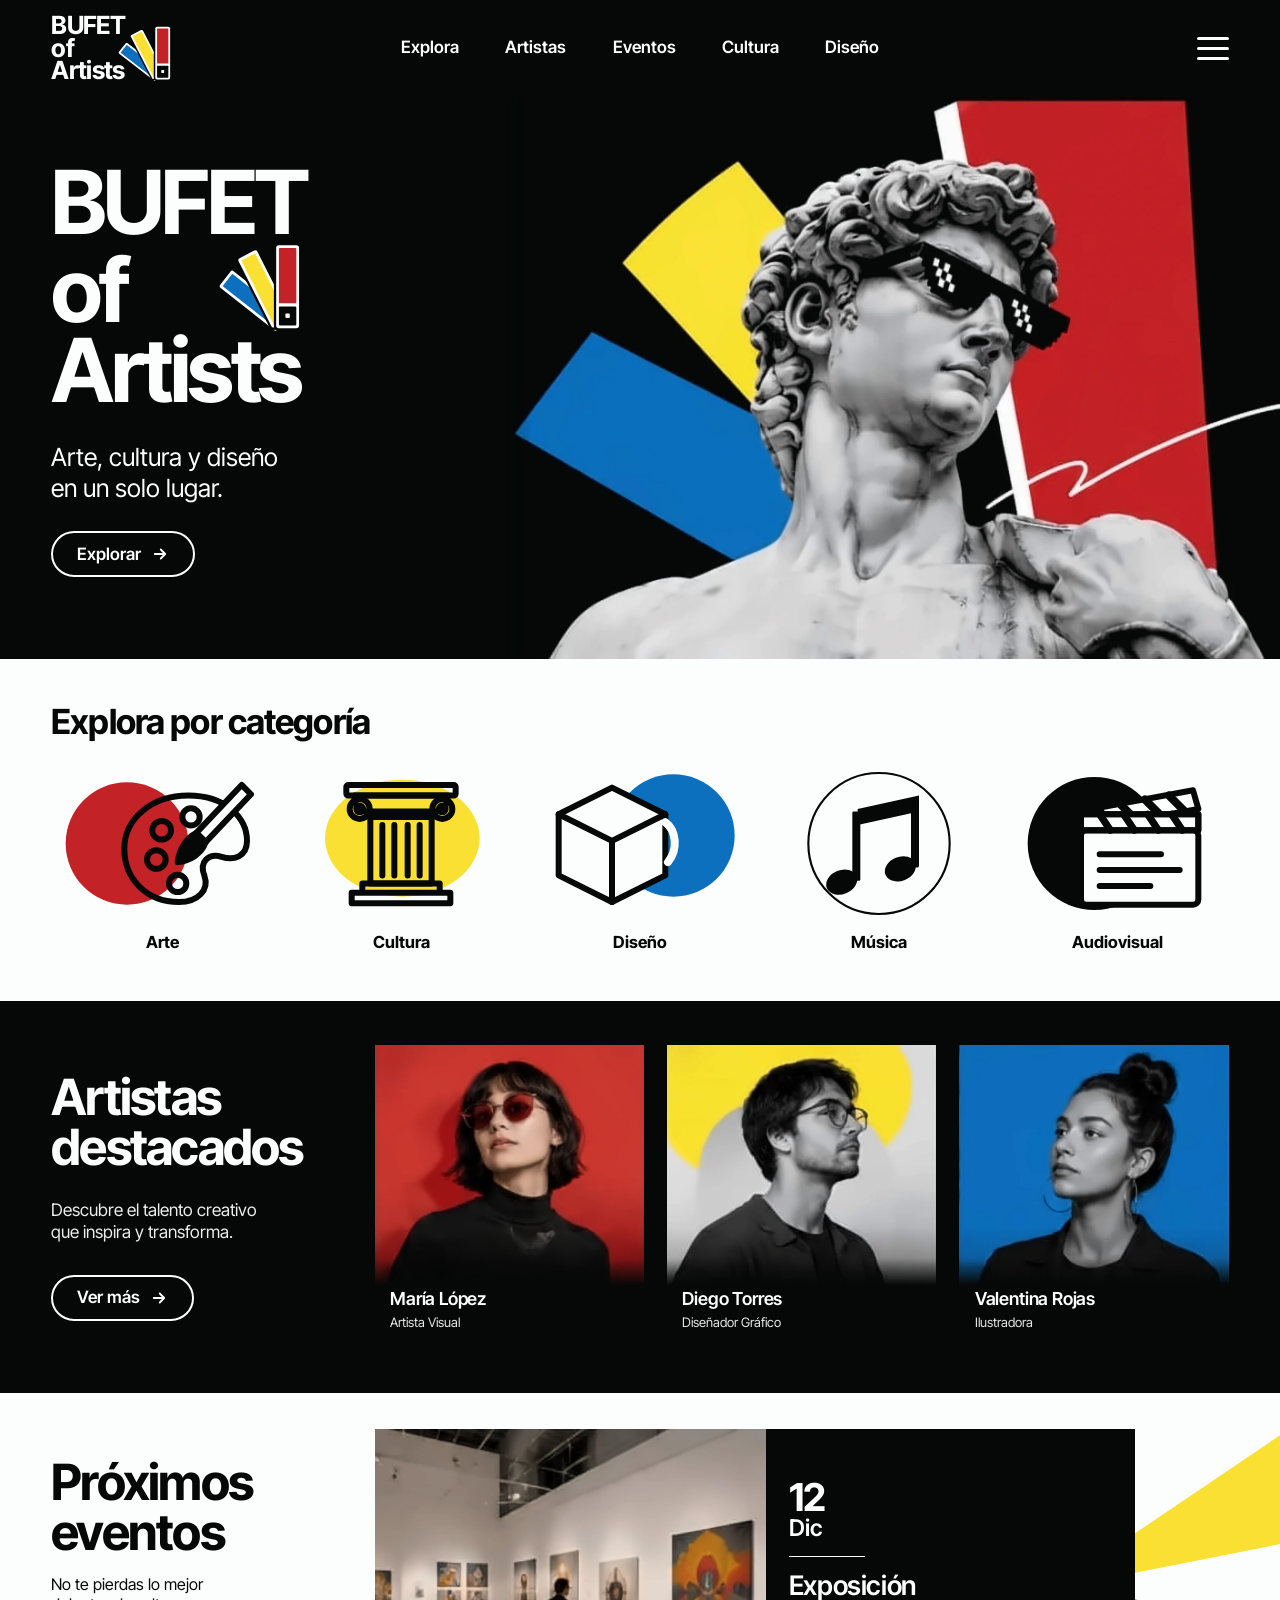
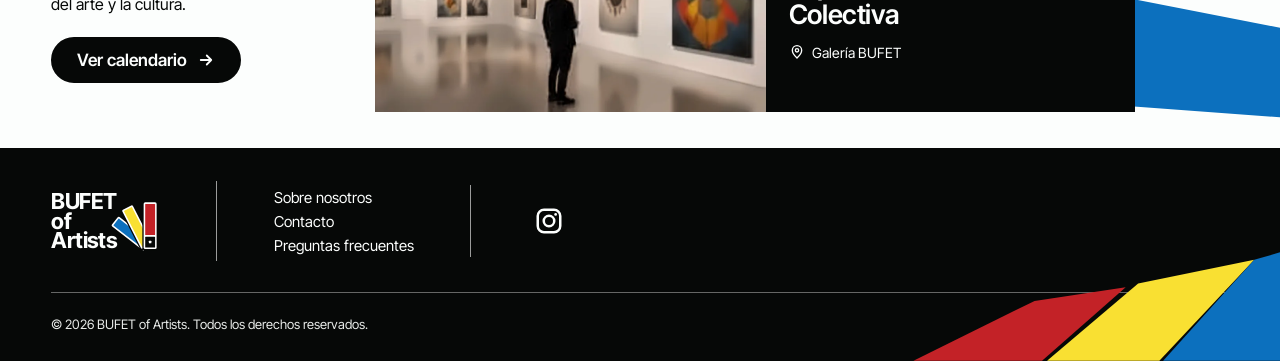
<file: index.html>
<!doctype html>
<html lang="es">
<head>
<meta charset="utf-8">
<meta name="viewport" content="width=device-width, initial-scale=1">
<title>BUFET of Artists | Arte, cultura y diseño en un solo lugar</title>
<meta name="description" content="Plataforma digital que reúne artistas, diseñadores y creativos de Medellín y el Valle de Aburrá. Arte, cultura, diseño, música y audiovisual en un solo lugar.">
<meta name="theme-color" content="#060807">
<link rel="icon" href="assets/img/favicon.svg" type="image/svg+xml">
<link rel="apple-touch-icon" href="assets/img/apple-touch-icon.png">
<meta property="og:type" content="website">
<meta property="og:locale" content="es_CO">
<meta property="og:site_name" content="BUFET of Artists">
<meta property="og:title" content="BUFET of Artists | Arte, cultura y diseño en un solo lugar">
<meta property="og:description" content="Plataforma digital que reúne artistas, diseñadores y creativos de Medellín y el Valle de Aburrá. Arte, cultura, diseño, música y audiovisual en un solo lugar.">
<meta property="og:image" content="assets/img/og-image.jpg">
<meta name="twitter:card" content="summary_large_image">
<link rel="preconnect" href="https://fonts.googleapis.com">
<link rel="preconnect" href="https://fonts.gstatic.com" crossorigin>
<link rel="stylesheet" href="https://fonts.googleapis.com/css2?family=Inter+Tight:wght@400;500;600;700;800&amp;display=swap">
<link rel="stylesheet" href="assets/css/styles.css">
<link rel="preload" as="image" href="assets/img/hero/inicio.webp" fetchpriority="high">
</head>
<body>
<a class="sr-only" href="#main">Saltar al contenido</a>
<header class="site-header">
  <div class="container header-inner">
    <a href="index.html" class="logo " aria-label="BUFET of Artists - Inicio"><span aria-hidden="true">BUFET<br>of<br>Artists</span><img src="assets/img/logo-icon.svg" alt="" width="106" height="104"></a>
    <nav class="main-nav" aria-label="Principal"><ul><li><a href="#explora">Explora</a></li><li><a href="artistas.html">Artistas</a></li><li><a href="eventos.html">Eventos</a></li><li><a href="cultura.html">Cultura</a></li><li><a href="diseno.html">Diseño</a></li></ul></nav>
    <button class="menu-toggle" type="button" aria-label="Abrir menú" aria-expanded="false" aria-controls="menu"><span></span><span></span><span></span></button>
  </div>
</header>
<div class="menu-panel" id="menu" role="dialog" aria-modal="true" aria-label="Menú" aria-hidden="true">
  <div class="container header-inner">
    <a href="index.html" class="logo " aria-label="BUFET of Artists - Inicio"><span aria-hidden="true">BUFET<br>of<br>Artists</span><img src="assets/img/logo-icon.svg" alt="" width="106" height="104"></a>
    <button class="menu-close" type="button" aria-label="Cerrar menú"><svg viewBox="0 0 24 24" fill="none" stroke="currentColor" stroke-width="2.4" stroke-linecap="round" aria-hidden="true"><path d="M6 6l12 12M18 6L6 18"/></svg></button>
  </div>
  <div class="container menu-body">
    <div>
      <p class="menu-label">Explora</p>
      <ul class="menu-links big">
        <li><a href="index.html">Inicio</a></li>
        <li><a href="arte.html">Arte</a></li>
        <li><a href="cultura.html">Cultura</a></li>
        <li><a href="diseno.html">Diseño</a></li>
        <li><a href="musica.html">Música</a></li>
        <li><a href="audiovisual.html">Audiovisual</a></li>
      </ul>
    </div>
    <div>
      <p class="menu-label">BUFET of Artists</p>
      <ul class="menu-links">
        <li><a href="artistas.html">Artistas</a></li>
        <li><a href="eventos.html">Eventos</a></li>
        <li><a href="sobre-nosotros.html">Sobre nosotros</a></li>
        <li><a href="contacto.html">Contacto</a></li>
        <li><a href="preguntas-frecuentes.html">Preguntas frecuentes</a></li>
      </ul>
      <a class="menu-insta" href="https://www.instagram.com/buffetofartists?avpt=MWp3ZmQ1OGY1MWozcQ==" target="_blank" rel="noopener noreferrer"><svg viewBox="0 0 24 24" fill="none" stroke="currentColor" stroke-width="2" aria-hidden="true"><rect x="3" y="3" width="18" height="18" rx="5"/><circle cx="12" cy="12" r="4.2"/><circle cx="17.3" cy="6.7" r="1.1" fill="currentColor" stroke="none"/></svg> Síguenos en Instagram</a>
    </div>
  </div>
  <svg class="menu-shapes" viewBox="0 0 324 96" aria-hidden="true" preserveAspectRatio="xMaxYMax meet"><polygon points="30,96 127,48 200,37 133,96" fill="#c32227"/><polygon points="137,96 210,34 303,15 227,96" fill="#f9e032"/><polygon points="230,96 303,15 324,9 324,96" fill="#0c70be"/></svg>
</div>
<main id="main">
<section class="hero" aria-label="Bienvenida">
  <div class="container hero-content">
    <h1 class="hero-title"><span>BUFET</span><span class="of-line">of <img src="assets/img/logo-icon.svg" alt="" width="106" height="104"></span><span>Artists</span></h1>
    <p class="hero-sub">Arte, cultura y diseño<br>en un solo lugar.</p>
    <a class="btn btn-outline-light" href="#explora">Explorar <svg viewBox="0 0 24 24" fill="none" stroke="currentColor" stroke-width="2.4" stroke-linecap="round" stroke-linejoin="round" aria-hidden="true"><path d="M5 12h14M13 6l6 6-6 6"/></svg></a>
  </div>
  <div class="hero-media"><img src="assets/img/hero/inicio.webp" alt="Escultura clásica con gafas pixeladas sobre formas rojas, amarillas y azules" width="1700" height="1239" fetchpriority="high"></div>
</section>

<section class="categories section-light" id="explora" aria-labelledby="explora-title">
  <div class="container">
    <h2 class="section-title" id="explora-title">Explora por categoría</h2>
    <ul class="cat-grid reveal"><li><a class="cat-item" href="arte.html"><img src="assets/img/icons/arte.svg" alt="" width="150" height="112"><span>Arte</span></a></li><li><a class="cat-item" href="cultura.html"><img src="assets/img/icons/cultura.svg" alt="" width="150" height="112"><span>Cultura</span></a></li><li><a class="cat-item" href="diseno.html"><img src="assets/img/icons/diseno.svg" alt="" width="150" height="112"><span>Diseño</span></a></li><li><a class="cat-item" href="musica.html"><img src="assets/img/icons/musica.svg" alt="" width="150" height="112"><span>Música</span></a></li><li><a class="cat-item" href="audiovisual.html"><img src="assets/img/icons/audiovisual.svg" alt="" width="150" height="112"><span>Audiovisual</span></a></li></ul>
  </div>
</section>

<section class="featured section-dark" aria-labelledby="destacados-title">
  <div class="container featured-grid">
    <div class="featured-intro reveal">
      <h2 id="destacados-title">Artistas<br>destacados</h2>
      <p>Descubre el talento creativo<br>que inspira y transforma.</p>
      <a class="btn btn-outline-light" href="artistas.html">Ver más <svg viewBox="0 0 24 24" fill="none" stroke="currentColor" stroke-width="2.4" stroke-linecap="round" stroke-linejoin="round" aria-hidden="true"><path d="M5 12h14M13 6l6 6-6 6"/></svg></a>
    </div>
    <div class="portrait-row reveal"><a class="portrait" href="artistas.html"><img src="assets/img/inicio/maria.webp" alt="Retrato de María López" width="640" height="723" loading="lazy"><span class="portrait-meta"><span class="portrait-name">María López</span><span class="portrait-role">Artista Visual</span></span></a><a class="portrait" href="artistas.html"><img src="assets/img/inicio/diego.webp" alt="Retrato de Diego Torres" width="640" height="723" loading="lazy"><span class="portrait-meta"><span class="portrait-name">Diego Torres</span><span class="portrait-role">Diseñador Gráfico</span></span></a><a class="portrait" href="artistas.html"><img src="assets/img/inicio/valentina.webp" alt="Retrato de Valentina Rojas" width="640" height="723" loading="lazy"><span class="portrait-meta"><span class="portrait-name">Valentina Rojas</span><span class="portrait-role">Ilustradora</span></span></a></div>
  </div>
</section>

<section class="events section-light" aria-labelledby="eventos-title">
  <div class="container events-grid">
    <div class="events-intro reveal">
      <h2 id="eventos-title">Próximos<br>eventos</h2>
      <p>No te pierdas lo mejor<br>del arte y la cultura.</p>
      <a class="btn btn-dark" href="eventos.html">Ver calendario <svg viewBox="0 0 24 24" fill="none" stroke="currentColor" stroke-width="2.4" stroke-linecap="round" stroke-linejoin="round" aria-hidden="true"><path d="M5 12h14M13 6l6 6-6 6"/></svg></a>
    </div>
    <div class="event-wrap reveal">
      <a class="event-card" href="eventos.html" aria-label="Exposición Colectiva, 12 de diciembre de 2026, Galería BUFET">
        <span class="event-img"><img src="assets/img/eventos/exposicion-colectiva.webp" alt="Visitante observando obras en una galería" width="1000" height="726" loading="lazy"></span>
        <span class="event-info">
          <span class="event-day">12</span>
          <span class="event-month">Dic</span>
          <hr class="event-rule">
          <span class="event-title">Exposición<br>Colectiva</span>
          <span class="event-place"><svg viewBox="0 0 24 24" fill="none" stroke="currentColor" stroke-width="2" aria-hidden="true"><path d="M12 21s-7-6.2-7-11.5A7 7 0 0 1 19 9.5C19 14.8 12 21 12 21z"/><circle cx="12" cy="9.5" r="2.5"/></svg> Galería BUFET</span>
        </span>
      </a>
      <svg class="event-shapes" viewBox="12 16 162 226" aria-hidden="true"><polygon points="12,108 148,16 174,24 3000,24 3000,104 174,104 12,136" fill="#f9e032"/><polygon points="12,155 156,183 134,241 12,232" fill="#0c70be"/></svg>
    </div>
  </div>
</section>
</main>
<footer class="site-footer">
  <div class="container">
    <div class="footer-top">
      <a href="index.html" class="logo " aria-label="BUFET of Artists - Inicio"><span aria-hidden="true">BUFET<br>of<br>Artists</span><img src="assets/img/logo-icon.svg" alt="" width="106" height="104"></a>
      <ul class="footer-links">
        <li><a href="sobre-nosotros.html">Sobre nosotros</a></li>
        <li><a href="contacto.html">Contacto</a></li>
        <li><a href="preguntas-frecuentes.html">Preguntas frecuentes</a></li>
      </ul>
      <div class="footer-social">
        <a class="social-link" href="https://www.instagram.com/buffetofartists?avpt=MWp3ZmQ1OGY1MWozcQ==" target="_blank" rel="noopener noreferrer" aria-label="Instagram de BUFET of Artists"><svg viewBox="0 0 24 24" fill="none" stroke="currentColor" stroke-width="2" aria-hidden="true"><rect x="3" y="3" width="18" height="18" rx="5"/><circle cx="12" cy="12" r="4.2"/><circle cx="17.3" cy="6.7" r="1.1" fill="currentColor" stroke="none"/></svg></a>
      </div>
    </div>
    <div class="footer-bottom"><p>© <span data-year>2026</span> BUFET of Artists. Todos los derechos reservados.</p></div>
  </div>
  <svg class="footer-stripes" viewBox="0 0 324 96" aria-hidden="true" preserveAspectRatio="xMaxYMax meet"><polygon points="30,96 127,48 200,37 133,96" fill="#c32227"/><polygon points="137,96 210,34 303,15 227,96" fill="#f9e032"/><polygon points="230,96 303,15 324,9 324,96" fill="#0c70be"/></svg>
</footer>
<script src="assets/js/main.js" defer></script>
</body>
</html>
</file>
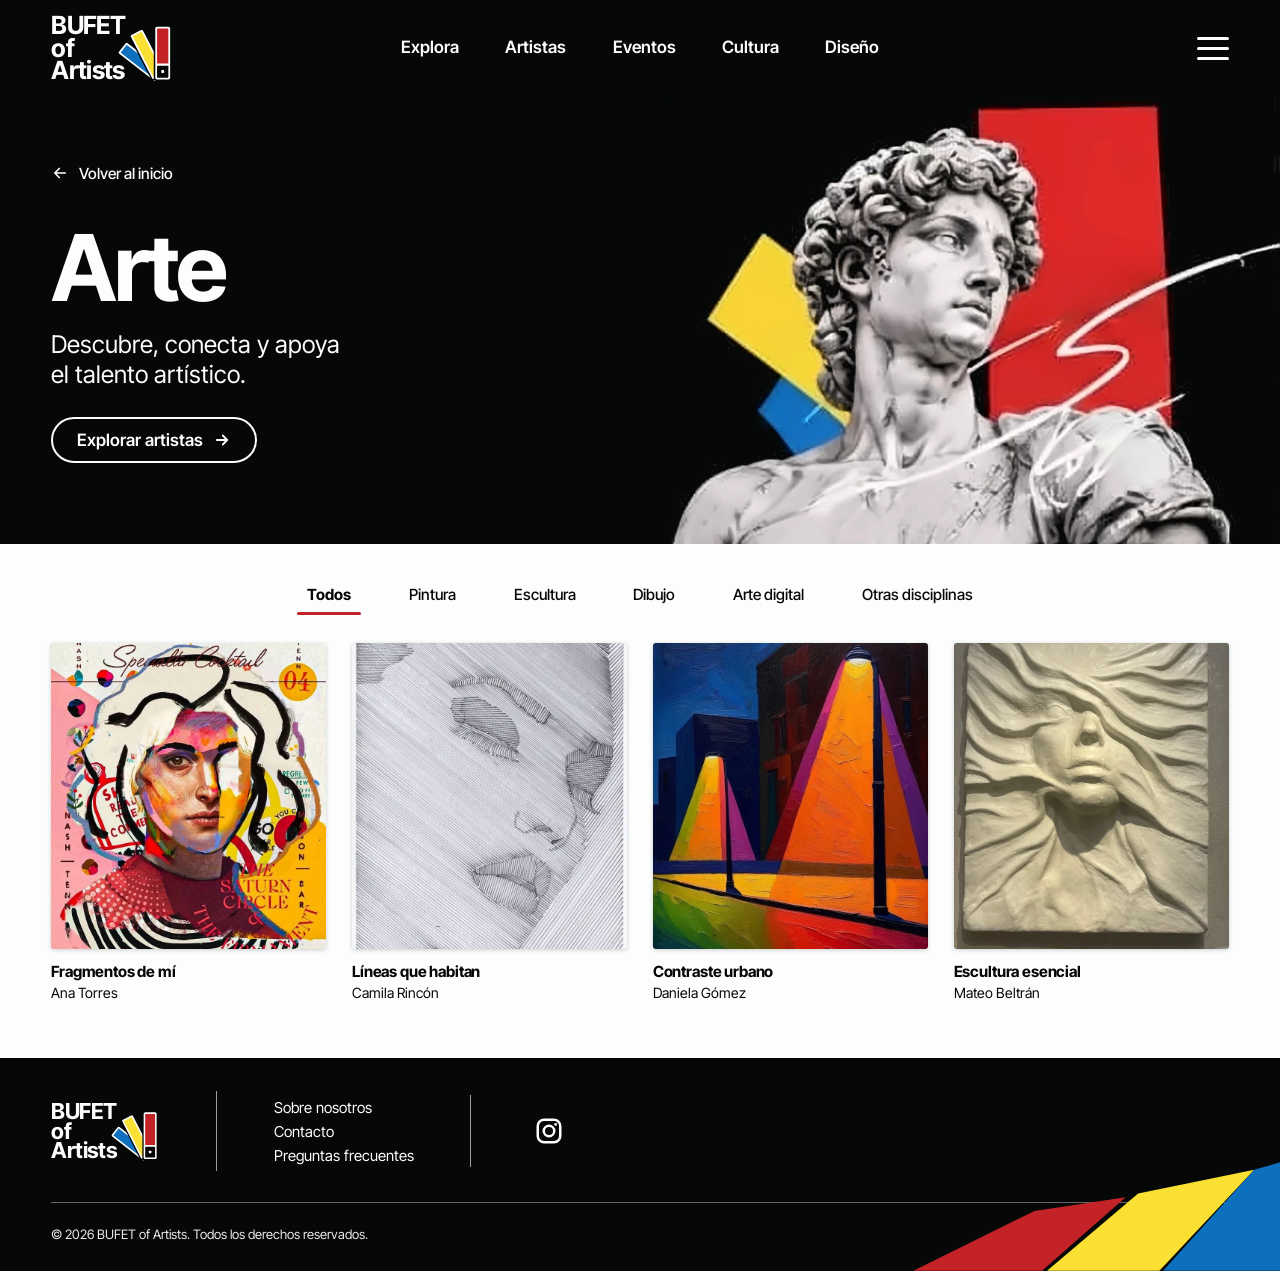
<file: arte.html>
<!doctype html>
<html lang="es">
<head>
<meta charset="utf-8">
<meta name="viewport" content="width=device-width, initial-scale=1">
<title>Arte | BUFET of Artists</title>
<meta name="description" content="Pintura, escultura, dibujo y arte digital de artistas de Medellín y el Valle de Aburrá.">
<meta name="theme-color" content="#060807">
<link rel="icon" href="assets/img/favicon.svg" type="image/svg+xml">
<link rel="apple-touch-icon" href="assets/img/apple-touch-icon.png">
<meta property="og:type" content="website">
<meta property="og:locale" content="es_CO">
<meta property="og:site_name" content="BUFET of Artists">
<meta property="og:title" content="Arte | BUFET of Artists">
<meta property="og:description" content="Pintura, escultura, dibujo y arte digital de artistas de Medellín y el Valle de Aburrá.">
<meta property="og:image" content="assets/img/og-image.jpg">
<meta name="twitter:card" content="summary_large_image">
<link rel="preconnect" href="https://fonts.googleapis.com">
<link rel="preconnect" href="https://fonts.gstatic.com" crossorigin>
<link rel="stylesheet" href="https://fonts.googleapis.com/css2?family=Inter+Tight:wght@400;500;600;700;800&amp;display=swap">
<link rel="stylesheet" href="assets/css/styles.css">
<link rel="preload" as="image" href="assets/img/hero/arte.webp" fetchpriority="high">
</head>
<body>
<a class="sr-only" href="#main">Saltar al contenido</a>
<header class="site-header">
  <div class="container header-inner">
    <a href="index.html" class="logo " aria-label="BUFET of Artists - Inicio"><span aria-hidden="true">BUFET<br>of<br>Artists</span><img src="assets/img/logo-icon.svg" alt="" width="106" height="104"></a>
    <nav class="main-nav" aria-label="Principal"><ul><li><a href="index.html#explora">Explora</a></li><li><a href="artistas.html">Artistas</a></li><li><a href="eventos.html">Eventos</a></li><li><a href="cultura.html">Cultura</a></li><li><a href="diseno.html">Diseño</a></li></ul></nav>
    <button class="menu-toggle" type="button" aria-label="Abrir menú" aria-expanded="false" aria-controls="menu"><span></span><span></span><span></span></button>
  </div>
</header>
<div class="menu-panel" id="menu" role="dialog" aria-modal="true" aria-label="Menú" aria-hidden="true">
  <div class="container header-inner">
    <a href="index.html" class="logo " aria-label="BUFET of Artists - Inicio"><span aria-hidden="true">BUFET<br>of<br>Artists</span><img src="assets/img/logo-icon.svg" alt="" width="106" height="104"></a>
    <button class="menu-close" type="button" aria-label="Cerrar menú"><svg viewBox="0 0 24 24" fill="none" stroke="currentColor" stroke-width="2.4" stroke-linecap="round" aria-hidden="true"><path d="M6 6l12 12M18 6L6 18"/></svg></button>
  </div>
  <div class="container menu-body">
    <div>
      <p class="menu-label">Explora</p>
      <ul class="menu-links big">
        <li><a href="index.html">Inicio</a></li>
        <li><a href="arte.html">Arte</a></li>
        <li><a href="cultura.html">Cultura</a></li>
        <li><a href="diseno.html">Diseño</a></li>
        <li><a href="musica.html">Música</a></li>
        <li><a href="audiovisual.html">Audiovisual</a></li>
      </ul>
    </div>
    <div>
      <p class="menu-label">BUFET of Artists</p>
      <ul class="menu-links">
        <li><a href="artistas.html">Artistas</a></li>
        <li><a href="eventos.html">Eventos</a></li>
        <li><a href="sobre-nosotros.html">Sobre nosotros</a></li>
        <li><a href="contacto.html">Contacto</a></li>
        <li><a href="preguntas-frecuentes.html">Preguntas frecuentes</a></li>
      </ul>
      <a class="menu-insta" href="https://www.instagram.com/buffetofartists?avpt=MWp3ZmQ1OGY1MWozcQ==" target="_blank" rel="noopener noreferrer"><svg viewBox="0 0 24 24" fill="none" stroke="currentColor" stroke-width="2" aria-hidden="true"><rect x="3" y="3" width="18" height="18" rx="5"/><circle cx="12" cy="12" r="4.2"/><circle cx="17.3" cy="6.7" r="1.1" fill="currentColor" stroke="none"/></svg> Síguenos en Instagram</a>
    </div>
  </div>
  <svg class="menu-shapes" viewBox="0 0 324 96" aria-hidden="true" preserveAspectRatio="xMaxYMax meet"><polygon points="30,96 127,48 200,37 133,96" fill="#c32227"/><polygon points="137,96 210,34 303,15 227,96" fill="#f9e032"/><polygon points="230,96 303,15 324,9 324,96" fill="#0c70be"/></svg>
</div>
<main id="main">
<section class="page-hero">
  <div class="container page-hero-content">
    <a class="back-link" href="index.html"><svg viewBox="0 0 24 24" fill="none" stroke="currentColor" stroke-width="2.2" stroke-linecap="round" stroke-linejoin="round" aria-hidden="true"><path d="M19 12H5M11 6l-6 6 6 6"/></svg> Volver al inicio</a>
    <h1 class="page-title">Arte</h1>
    <p class="page-sub">Descubre, conecta y apoya<br>el talento artístico.</p>
    <a class="btn btn-outline-light" href="#contenido">Explorar artistas <svg viewBox="0 0 24 24" fill="none" stroke="currentColor" stroke-width="2.4" stroke-linecap="round" stroke-linejoin="round" aria-hidden="true"><path d="M5 12h14M13 6l6 6-6 6"/></svg></a>
  </div>
  <div class="page-hero-media"><img src="assets/img/hero/arte.webp" alt="Escultura clásica con trazos blancos sobre formas rojas, amarillas y azules" width="1232" height="892" fetchpriority="high"></div>
</section>

<section class="gallery section-light" id="contenido" aria-label="Contenido de Arte">
  <div class="container">
    <div class="tabs" role="group" aria-label="Filtrar por categoría" data-filter-group="grid-arte" data-empty="empty-arte"><button class="tab" type="button" data-filter="todos" aria-pressed="true">Todos</button><button class="tab" type="button" data-filter="pintura" aria-pressed="false">Pintura</button><button class="tab" type="button" data-filter="escultura" aria-pressed="false">Escultura</button><button class="tab" type="button" data-filter="dibujo" aria-pressed="false">Dibujo</button><button class="tab" type="button" data-filter="digital" aria-pressed="false">Arte digital</button><button class="tab" type="button" data-filter="otras" aria-pressed="false">Otras disciplinas</button></div>
    <ul class="card-grid" id="grid-arte"><li data-cat="digital"><button class="card" type="button" aria-label="Ver detalles de Fragmentos de mí" data-modal data-title="Fragmentos de mí" data-subtitle="Ana Torres" data-desc="Retratos en collage que mezclan pintura, tipografía y recortes para explorar la identidad y la memoria." data-tag="Arte digital" data-img="assets/img/arte/fragmentos-de-mi.webp"><span class="card-media"><img src="assets/img/arte/fragmentos-de-mi.webp" alt="Fragmentos de mí" loading="lazy"></span><span class="card-title">Fragmentos de mí</span><span class="card-sub">Ana Torres</span></button></li><li data-cat="dibujo"><button class="card" type="button" aria-label="Ver detalles de Líneas que habitan" data-modal data-title="Líneas que habitan" data-subtitle="Camila Rincón" data-desc="Dibujos a tinta construidos con miles de líneas que revelan rostros y emociones a partir del ritmo y la luz." data-tag="Dibujo" data-img="assets/img/arte/lineas-que-habitan.webp"><span class="card-media"><img src="assets/img/arte/lineas-que-habitan.webp" alt="Líneas que habitan" loading="lazy"></span><span class="card-title">Líneas que habitan</span><span class="card-sub">Camila Rincón</span></button></li><li data-cat="pintura"><button class="card" type="button" aria-label="Ver detalles de Contraste urbano" data-modal data-title="Contraste urbano" data-subtitle="Daniela Gómez" data-desc="Pinturas de trazo expresivo que convierten la noche de la ciudad en un juego de color, luz y sombra." data-tag="Pintura" data-img="assets/img/arte/contraste-urbano.webp"><span class="card-media"><img src="assets/img/arte/contraste-urbano.webp" alt="Contraste urbano" loading="lazy"></span><span class="card-title">Contraste urbano</span><span class="card-sub">Daniela Gómez</span></button></li><li data-cat="escultura"><button class="card" type="button" aria-label="Ver detalles de Escultura esencial" data-modal data-title="Escultura esencial" data-subtitle="Mateo Beltrán" data-desc="Relieves que capturan el movimiento de la materia y la fuerza de un rostro que emerge de ella." data-tag="Escultura" data-img="assets/img/arte/escultura-esencial.webp"><span class="card-media"><img src="assets/img/arte/escultura-esencial.webp" alt="Escultura esencial" loading="lazy"></span><span class="card-title">Escultura esencial</span><span class="card-sub">Mateo Beltrán</span></button></li></ul>
    <p class="empty-state" id="empty-arte" hidden>Muy pronto encontrarás contenido en esta categoría. ¿Quieres hacer parte? <a href="contacto.html">Escríbenos</a>.</p>
  </div>
</section>
</main>
<footer class="site-footer">
  <div class="container">
    <div class="footer-top">
      <a href="index.html" class="logo " aria-label="BUFET of Artists - Inicio"><span aria-hidden="true">BUFET<br>of<br>Artists</span><img src="assets/img/logo-icon.svg" alt="" width="106" height="104"></a>
      <ul class="footer-links">
        <li><a href="sobre-nosotros.html">Sobre nosotros</a></li>
        <li><a href="contacto.html">Contacto</a></li>
        <li><a href="preguntas-frecuentes.html">Preguntas frecuentes</a></li>
      </ul>
      <div class="footer-social">
        <a class="social-link" href="https://www.instagram.com/buffetofartists?avpt=MWp3ZmQ1OGY1MWozcQ==" target="_blank" rel="noopener noreferrer" aria-label="Instagram de BUFET of Artists"><svg viewBox="0 0 24 24" fill="none" stroke="currentColor" stroke-width="2" aria-hidden="true"><rect x="3" y="3" width="18" height="18" rx="5"/><circle cx="12" cy="12" r="4.2"/><circle cx="17.3" cy="6.7" r="1.1" fill="currentColor" stroke="none"/></svg></a>
      </div>
    </div>
    <div class="footer-bottom"><p>© <span data-year>2026</span> BUFET of Artists. Todos los derechos reservados.</p></div>
  </div>
  <svg class="footer-stripes" viewBox="0 0 324 96" aria-hidden="true" preserveAspectRatio="xMaxYMax meet"><polygon points="30,96 127,48 200,37 133,96" fill="#c32227"/><polygon points="137,96 210,34 303,15 227,96" fill="#f9e032"/><polygon points="230,96 303,15 324,9 324,96" fill="#0c70be"/></svg>
</footer>
<script src="assets/js/main.js" defer></script>
</body>
</html>
</file>
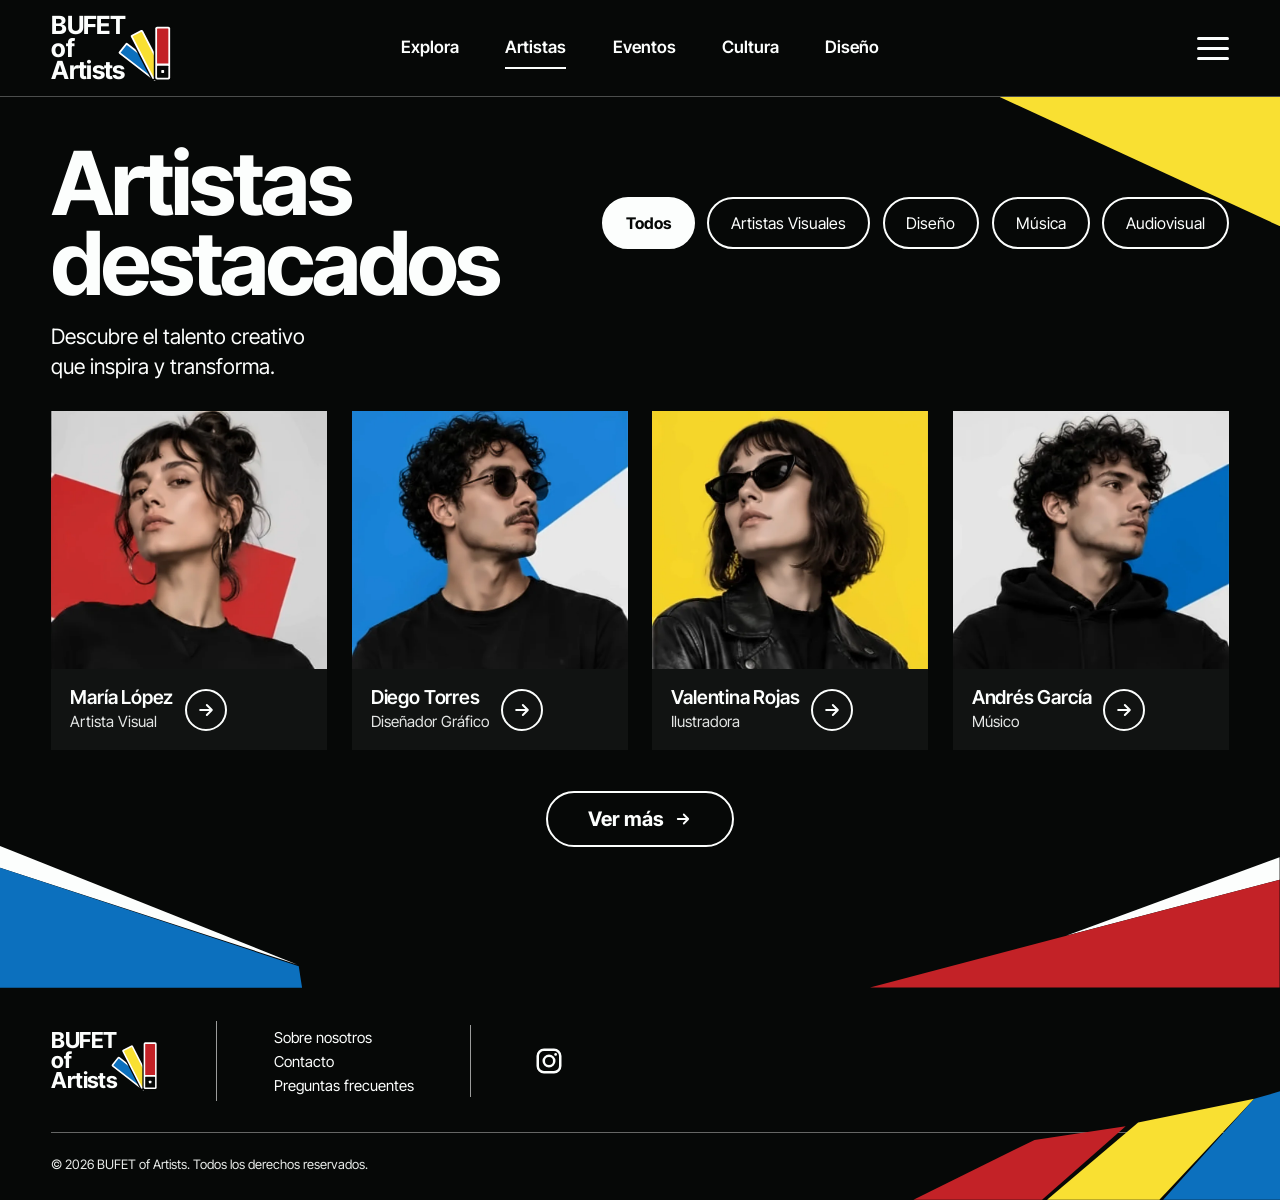
<file: artistas.html>
<!doctype html>
<html lang="es">
<head>
<meta charset="utf-8">
<meta name="viewport" content="width=device-width, initial-scale=1">
<title>Artistas destacados | BUFET of Artists</title>
<meta name="description" content="Descubre artistas visuales, diseñadores, músicos y creadores audiovisuales de Medellín y el Valle de Aburrá.">
<meta name="theme-color" content="#060807">
<link rel="icon" href="assets/img/favicon.svg" type="image/svg+xml">
<link rel="apple-touch-icon" href="assets/img/apple-touch-icon.png">
<meta property="og:type" content="website">
<meta property="og:locale" content="es_CO">
<meta property="og:site_name" content="BUFET of Artists">
<meta property="og:title" content="Artistas destacados | BUFET of Artists">
<meta property="og:description" content="Descubre artistas visuales, diseñadores, músicos y creadores audiovisuales de Medellín y el Valle de Aburrá.">
<meta property="og:image" content="assets/img/og-image.jpg">
<meta name="twitter:card" content="summary_large_image">
<link rel="preconnect" href="https://fonts.googleapis.com">
<link rel="preconnect" href="https://fonts.gstatic.com" crossorigin>
<link rel="stylesheet" href="https://fonts.googleapis.com/css2?family=Inter+Tight:wght@400;500;600;700;800&amp;display=swap">
<link rel="stylesheet" href="assets/css/styles.css">
</head>
<body>
<a class="sr-only" href="#main">Saltar al contenido</a>
<header class="site-header has-line">
  <div class="container header-inner">
    <a href="index.html" class="logo " aria-label="BUFET of Artists - Inicio"><span aria-hidden="true">BUFET<br>of<br>Artists</span><img src="assets/img/logo-icon.svg" alt="" width="106" height="104"></a>
    <nav class="main-nav" aria-label="Principal"><ul><li><a href="index.html#explora">Explora</a></li><li><a href="artistas.html" aria-current="page">Artistas</a></li><li><a href="eventos.html">Eventos</a></li><li><a href="cultura.html">Cultura</a></li><li><a href="diseno.html">Diseño</a></li></ul></nav>
    <button class="menu-toggle" type="button" aria-label="Abrir menú" aria-expanded="false" aria-controls="menu"><span></span><span></span><span></span></button>
  </div>
</header>
<div class="menu-panel" id="menu" role="dialog" aria-modal="true" aria-label="Menú" aria-hidden="true">
  <div class="container header-inner">
    <a href="index.html" class="logo " aria-label="BUFET of Artists - Inicio"><span aria-hidden="true">BUFET<br>of<br>Artists</span><img src="assets/img/logo-icon.svg" alt="" width="106" height="104"></a>
    <button class="menu-close" type="button" aria-label="Cerrar menú"><svg viewBox="0 0 24 24" fill="none" stroke="currentColor" stroke-width="2.4" stroke-linecap="round" aria-hidden="true"><path d="M6 6l12 12M18 6L6 18"/></svg></button>
  </div>
  <div class="container menu-body">
    <div>
      <p class="menu-label">Explora</p>
      <ul class="menu-links big">
        <li><a href="index.html">Inicio</a></li>
        <li><a href="arte.html">Arte</a></li>
        <li><a href="cultura.html">Cultura</a></li>
        <li><a href="diseno.html">Diseño</a></li>
        <li><a href="musica.html">Música</a></li>
        <li><a href="audiovisual.html">Audiovisual</a></li>
      </ul>
    </div>
    <div>
      <p class="menu-label">BUFET of Artists</p>
      <ul class="menu-links">
        <li><a href="artistas.html">Artistas</a></li>
        <li><a href="eventos.html">Eventos</a></li>
        <li><a href="sobre-nosotros.html">Sobre nosotros</a></li>
        <li><a href="contacto.html">Contacto</a></li>
        <li><a href="preguntas-frecuentes.html">Preguntas frecuentes</a></li>
      </ul>
      <a class="menu-insta" href="https://www.instagram.com/buffetofartists?avpt=MWp3ZmQ1OGY1MWozcQ==" target="_blank" rel="noopener noreferrer"><svg viewBox="0 0 24 24" fill="none" stroke="currentColor" stroke-width="2" aria-hidden="true"><rect x="3" y="3" width="18" height="18" rx="5"/><circle cx="12" cy="12" r="4.2"/><circle cx="17.3" cy="6.7" r="1.1" fill="currentColor" stroke="none"/></svg> Síguenos en Instagram</a>
    </div>
  </div>
  <svg class="menu-shapes" viewBox="0 0 324 96" aria-hidden="true" preserveAspectRatio="xMaxYMax meet"><polygon points="30,96 127,48 200,37 133,96" fill="#c32227"/><polygon points="137,96 210,34 303,15 227,96" fill="#f9e032"/><polygon points="230,96 303,15 324,9 324,96" fill="#0c70be"/></svg>
</div>
<main id="main">
<section class="artists-page" aria-labelledby="artistas-title">
  <span class="shape-tr-yellow" aria-hidden="true"></span>
  <div class="container">
    <div class="artists-head">
      <h1 class="artists-title" id="artistas-title">Artistas<br>destacados</h1>
      <p class="artists-intro">Descubre el talento creativo<br>que inspira y transforma.</p>
      <div class="pills" role="group" aria-label="Filtrar artistas" data-filter-group="artist-grid"><button class="pill" type="button" data-filter="todos" aria-pressed="true">Todos</button><button class="pill" type="button" data-filter="visuales" aria-pressed="false">Artistas Visuales</button><button class="pill" type="button" data-filter="diseno" aria-pressed="false">Diseño</button><button class="pill" type="button" data-filter="musica" aria-pressed="false">Música</button><button class="pill" type="button" data-filter="audiovisual" aria-pressed="false">Audiovisual</button></div>
    </div>
    <ul class="artist-grid" id="artist-grid" data-page-size="4" data-more="more-artists"><li data-cat="visuales"><button class="artist-card" type="button" aria-label="Ver perfil de María López" data-modal data-title="María López" data-subtitle="Artista Visual" data-desc="Artista visual que explora la identidad, el color y la forma a través de la pintura y la fotografía." data-tag="Artistas Visuales" data-img="assets/img/artistas/maria-lopez.webp" data-cta="Contactar" data-wa="Hola BUFET of Artists, quiero contactar a María López (Artista Visual)."><span class="media"><img src="assets/img/artistas/maria-lopez.webp" alt="María López" loading="lazy"></span><span class="caption"><span><span class="name">María López</span><span class="role">Artista Visual</span></span><span class="arrow-circle" aria-hidden="true"><svg viewBox="0 0 24 24" fill="none" stroke="currentColor" stroke-width="2.4" stroke-linecap="round" stroke-linejoin="round" aria-hidden="true"><path d="M5 12h14M13 6l6 6-6 6"/></svg></span></span></button></li><li data-cat="diseno"><button class="artist-card" type="button" aria-label="Ver perfil de Diego Torres" data-modal data-title="Diego Torres" data-subtitle="Diseñador Gráfico" data-desc="Crea identidades visuales, carteles y piezas editoriales con un lenguaje gráfico audaz y contemporáneo." data-tag="Diseño" data-img="assets/img/artistas/diego-torres.webp" data-cta="Contactar" data-wa="Hola BUFET of Artists, quiero contactar a Diego Torres (Diseñador Gráfico)."><span class="media"><img src="assets/img/artistas/diego-torres.webp" alt="Diego Torres" loading="lazy"></span><span class="caption"><span><span class="name">Diego Torres</span><span class="role">Diseñador Gráfico</span></span><span class="arrow-circle" aria-hidden="true"><svg viewBox="0 0 24 24" fill="none" stroke="currentColor" stroke-width="2.4" stroke-linecap="round" stroke-linejoin="round" aria-hidden="true"><path d="M5 12h14M13 6l6 6-6 6"/></svg></span></span></button></li><li data-cat="visuales"><button class="artist-card" type="button" aria-label="Ver perfil de Valentina Rojas" data-modal data-title="Valentina Rojas" data-subtitle="Ilustradora" data-desc="Ilustradora que combina técnicas tradicionales y digitales para contar historias llenas de personalidad." data-tag="Artistas Visuales" data-img="assets/img/artistas/valentina-rojas.webp" data-cta="Contactar" data-wa="Hola BUFET of Artists, quiero contactar a Valentina Rojas (Ilustradora)."><span class="media"><img src="assets/img/artistas/valentina-rojas.webp" alt="Valentina Rojas" loading="lazy"></span><span class="caption"><span><span class="name">Valentina Rojas</span><span class="role">Ilustradora</span></span><span class="arrow-circle" aria-hidden="true"><svg viewBox="0 0 24 24" fill="none" stroke="currentColor" stroke-width="2.4" stroke-linecap="round" stroke-linejoin="round" aria-hidden="true"><path d="M5 12h14M13 6l6 6-6 6"/></svg></span></span></button></li><li data-cat="musica"><button class="artist-card" type="button" aria-label="Ver perfil de Andrés García" data-modal data-title="Andrés García" data-subtitle="Músico" data-desc="Músico y compositor que mezcla sonidos urbanos y raíces latinoamericanas en sus presentaciones en vivo." data-tag="Música" data-img="assets/img/artistas/andres-garcia.webp" data-cta="Contactar" data-wa="Hola BUFET of Artists, quiero contactar a Andrés García (Músico)."><span class="media"><img src="assets/img/artistas/andres-garcia.webp" alt="Andrés García" loading="lazy"></span><span class="caption"><span><span class="name">Andrés García</span><span class="role">Músico</span></span><span class="arrow-circle" aria-hidden="true"><svg viewBox="0 0 24 24" fill="none" stroke="currentColor" stroke-width="2.4" stroke-linecap="round" stroke-linejoin="round" aria-hidden="true"><path d="M5 12h14M13 6l6 6-6 6"/></svg></span></span></button></li><li data-cat="visuales" hidden><button class="artist-card" type="button" aria-label="Ver perfil de Ana Torres" data-modal data-title="Ana Torres" data-subtitle="Artista Visual" data-desc="Trabaja el collage y la pintura para construir retratos que hablan de identidad y memoria. Obra destacada: “Fragmentos de mí”." data-tag="Artistas Visuales" data-img="assets/img/arte/fragmentos-de-mi.webp" data-cta="Contactar" data-wa="Hola BUFET of Artists, quiero contactar a Ana Torres (Artista Visual)."><span class="media"><img src="assets/img/arte/fragmentos-de-mi.webp" alt="Ana Torres" loading="lazy"></span><span class="caption"><span><span class="name">Ana Torres</span><span class="role">Artista Visual</span></span><span class="arrow-circle" aria-hidden="true"><svg viewBox="0 0 24 24" fill="none" stroke="currentColor" stroke-width="2.4" stroke-linecap="round" stroke-linejoin="round" aria-hidden="true"><path d="M5 12h14M13 6l6 6-6 6"/></svg></span></span></button></li><li data-cat="visuales" hidden><button class="artist-card" type="button" aria-label="Ver perfil de Camila Rincón" data-modal data-title="Camila Rincón" data-subtitle="Ilustradora" data-desc="Dibuja con tinta y línea fina rostros y emociones a partir del ritmo y la luz. Obra destacada: “Líneas que habitan”." data-tag="Artistas Visuales" data-img="assets/img/arte/lineas-que-habitan.webp" data-cta="Contactar" data-wa="Hola BUFET of Artists, quiero contactar a Camila Rincón (Ilustradora)."><span class="media"><img src="assets/img/arte/lineas-que-habitan.webp" alt="Camila Rincón" loading="lazy"></span><span class="caption"><span><span class="name">Camila Rincón</span><span class="role">Ilustradora</span></span><span class="arrow-circle" aria-hidden="true"><svg viewBox="0 0 24 24" fill="none" stroke="currentColor" stroke-width="2.4" stroke-linecap="round" stroke-linejoin="round" aria-hidden="true"><path d="M5 12h14M13 6l6 6-6 6"/></svg></span></span></button></li><li data-cat="visuales" hidden><button class="artist-card" type="button" aria-label="Ver perfil de Mateo Beltrán" data-modal data-title="Mateo Beltrán" data-subtitle="Escultor" data-desc="Escultor que trabaja el relieve y la materia para capturar el movimiento. Obra destacada: “Escultura esencial”." data-tag="Artistas Visuales" data-img="assets/img/arte/escultura-esencial.webp" data-cta="Contactar" data-wa="Hola BUFET of Artists, quiero contactar a Mateo Beltrán (Escultor)."><span class="media"><img src="assets/img/arte/escultura-esencial.webp" alt="Mateo Beltrán" loading="lazy"></span><span class="caption"><span><span class="name">Mateo Beltrán</span><span class="role">Escultor</span></span><span class="arrow-circle" aria-hidden="true"><svg viewBox="0 0 24 24" fill="none" stroke="currentColor" stroke-width="2.4" stroke-linecap="round" stroke-linejoin="round" aria-hidden="true"><path d="M5 12h14M13 6l6 6-6 6"/></svg></span></span></button></li><li data-cat="visuales" hidden><button class="artist-card" type="button" aria-label="Ver perfil de Daniela Gómez" data-modal data-title="Daniela Gómez" data-subtitle="Pintora" data-desc="Pintora que retrata la ciudad nocturna con color intenso y trazo expresivo. Obra destacada: “Contraste urbano”." data-tag="Artistas Visuales" data-img="assets/img/arte/contraste-urbano.webp" data-cta="Contactar" data-wa="Hola BUFET of Artists, quiero contactar a Daniela Gómez (Pintora)."><span class="media"><img src="assets/img/arte/contraste-urbano.webp" alt="Daniela Gómez" loading="lazy"></span><span class="caption"><span><span class="name">Daniela Gómez</span><span class="role">Pintora</span></span><span class="arrow-circle" aria-hidden="true"><svg viewBox="0 0 24 24" fill="none" stroke="currentColor" stroke-width="2.4" stroke-linecap="round" stroke-linejoin="round" aria-hidden="true"><path d="M5 12h14M13 6l6 6-6 6"/></svg></span></span></button></li><li data-cat="diseno" hidden><button class="artist-card" type="button" aria-label="Ver perfil de Laura Méndez" data-modal data-title="Laura Méndez" data-subtitle="Diseñadora de Producto" data-desc="Diseña objetos que juegan con el contraste y el balance visual. Proyecto destacado: “Diseño en equilibrio”." data-tag="Diseño" data-img="assets/img/diseno/diseno-en-equilibrio.webp" data-cta="Contactar" data-wa="Hola BUFET of Artists, quiero contactar a Laura Méndez (Diseñadora de Producto)."><span class="media"><img src="assets/img/diseno/diseno-en-equilibrio.webp" alt="Laura Méndez" loading="lazy"></span><span class="caption"><span><span class="name">Laura Méndez</span><span class="role">Diseñadora de Producto</span></span><span class="arrow-circle" aria-hidden="true"><svg viewBox="0 0 24 24" fill="none" stroke="currentColor" stroke-width="2.4" stroke-linecap="round" stroke-linejoin="round" aria-hidden="true"><path d="M5 12h14M13 6l6 6-6 6"/></svg></span></span></button></li><li data-cat="diseno" hidden><button class="artist-card" type="button" aria-label="Ver perfil de Estudio Nodo" data-modal data-title="Estudio Nodo" data-subtitle="Estudio de Diseño" data-desc="Estudio especializado en identidad visual, branding y diseño editorial para marcas y emprendimientos." data-tag="Diseño" data-img="assets/img/diseno/identidad-visual.webp" data-cta="Contactar" data-wa="Hola BUFET of Artists, quiero contactar a Estudio Nodo (Estudio de Diseño)."><span class="media"><img src="assets/img/diseno/identidad-visual.webp" alt="Estudio Nodo" loading="lazy"></span><span class="caption"><span><span class="name">Estudio Nodo</span><span class="role">Estudio de Diseño</span></span><span class="arrow-circle" aria-hidden="true"><svg viewBox="0 0 24 24" fill="none" stroke="currentColor" stroke-width="2.4" stroke-linecap="round" stroke-linejoin="round" aria-hidden="true"><path d="M5 12h14M13 6l6 6-6 6"/></svg></span></span></button></li><li data-cat="diseno" hidden><button class="artist-card" type="button" aria-label="Ver perfil de Daniel Torres" data-modal data-title="Daniel Torres" data-subtitle="Diseñador de Espacios" data-desc="Diseña espacios expositivos y comerciales donde el arte y las personas se encuentran." data-tag="Diseño" data-img="assets/img/diseno/espacios-que-inspiran.webp" data-cta="Contactar" data-wa="Hola BUFET of Artists, quiero contactar a Daniel Torres (Diseñador de Espacios)."><span class="media"><img src="assets/img/diseno/espacios-que-inspiran.webp" alt="Daniel Torres" loading="lazy"></span><span class="caption"><span><span class="name">Daniel Torres</span><span class="role">Diseñador de Espacios</span></span><span class="arrow-circle" aria-hidden="true"><svg viewBox="0 0 24 24" fill="none" stroke="currentColor" stroke-width="2.4" stroke-linecap="round" stroke-linejoin="round" aria-hidden="true"><path d="M5 12h14M13 6l6 6-6 6"/></svg></span></span></button></li><li data-cat="musica" hidden><button class="artist-card" type="button" aria-label="Ver perfil de Colectivo Ruidoso" data-modal data-title="Colectivo Ruidoso" data-subtitle="Colectivo Musical" data-desc="Colectivo que reúne músicos de la ciudad para compartir escenario y nuevas propuestas sonoras." data-tag="Música" data-img="assets/img/musica/sonidos-locales.webp" data-cta="Contactar" data-wa="Hola BUFET of Artists, quiero contactar a Colectivo Ruidoso (Colectivo Musical)."><span class="media"><img src="assets/img/musica/sonidos-locales.webp" alt="Colectivo Ruidoso" loading="lazy"></span><span class="caption"><span><span class="name">Colectivo Ruidoso</span><span class="role">Colectivo Musical</span></span><span class="arrow-circle" aria-hidden="true"><svg viewBox="0 0 24 24" fill="none" stroke="currentColor" stroke-width="2.4" stroke-linecap="round" stroke-linejoin="round" aria-hidden="true"><path d="M5 12h14M13 6l6 6-6 6"/></svg></span></span></button></li><li data-cat="audiovisual" hidden><button class="artist-card" type="button" aria-label="Ver perfil de Colectivo Raíz" data-modal data-title="Colectivo Raíz" data-subtitle="Documentalistas" data-desc="Colectivo audiovisual que cuenta historias de comunidades y territorios. Obra destacada: “Nuestra Tierra”." data-tag="Audiovisual" data-img="assets/img/audiovisual/documental-nuestra-tierra.webp" data-cta="Contactar" data-wa="Hola BUFET of Artists, quiero contactar a Colectivo Raíz (Documentalistas)."><span class="media"><img src="assets/img/audiovisual/documental-nuestra-tierra.webp" alt="Colectivo Raíz" loading="lazy"></span><span class="caption"><span><span class="name">Colectivo Raíz</span><span class="role">Documentalistas</span></span><span class="arrow-circle" aria-hidden="true"><svg viewBox="0 0 24 24" fill="none" stroke="currentColor" stroke-width="2.4" stroke-linecap="round" stroke-linejoin="round" aria-hidden="true"><path d="M5 12h14M13 6l6 6-6 6"/></svg></span></span></button></li><li data-cat="audiovisual" hidden><button class="artist-card" type="button" aria-label="Ver perfil de Estudio Píxel" data-modal data-title="Estudio Píxel" data-subtitle="Estudio de Animación" data-desc="Estudio de animación que retrata la vida cotidiana de nuestras ciudades con humor y color." data-tag="Audiovisual" data-img="assets/img/audiovisual/animacion-en-colombia.webp" data-cta="Contactar" data-wa="Hola BUFET of Artists, quiero contactar a Estudio Píxel (Estudio de Animación)."><span class="media"><img src="assets/img/audiovisual/animacion-en-colombia.webp" alt="Estudio Píxel" loading="lazy"></span><span class="caption"><span><span class="name">Estudio Píxel</span><span class="role">Estudio de Animación</span></span><span class="arrow-circle" aria-hidden="true"><svg viewBox="0 0 24 24" fill="none" stroke="currentColor" stroke-width="2.4" stroke-linecap="round" stroke-linejoin="round" aria-hidden="true"><path d="M5 12h14M13 6l6 6-6 6"/></svg></span></span></button></li><li data-cat="audiovisual" hidden><button class="artist-card" type="button" aria-label="Ver perfil de Daniela Torres" data-modal data-title="Daniela Torres" data-subtitle="Videoartista" data-desc="Videoartista que explora la identidad y los reflejos entre lo real y lo imaginado. Obra destacada: “Espejos”." data-tag="Audiovisual" data-img="assets/img/audiovisual/videoarte-espejos.webp" data-cta="Contactar" data-wa="Hola BUFET of Artists, quiero contactar a Daniela Torres (Videoartista)."><span class="media"><img src="assets/img/audiovisual/videoarte-espejos.webp" alt="Daniela Torres" loading="lazy"></span><span class="caption"><span><span class="name">Daniela Torres</span><span class="role">Videoartista</span></span><span class="arrow-circle" aria-hidden="true"><svg viewBox="0 0 24 24" fill="none" stroke="currentColor" stroke-width="2.4" stroke-linecap="round" stroke-linejoin="round" aria-hidden="true"><path d="M5 12h14M13 6l6 6-6 6"/></svg></span></span></button></li></ul>
    <div class="more-wrap"><button class="btn btn-outline-light btn-lg" type="button" id="more-artists" aria-controls="artist-grid" aria-expanded="false"><span data-label>Ver más</span> <svg viewBox="0 0 24 24" fill="none" stroke="currentColor" stroke-width="2.4" stroke-linecap="round" stroke-linejoin="round" aria-hidden="true"><path d="M5 12h14M13 6l6 6-6 6"/></svg></button></div>
  </div>
  <svg class="shape-bl" viewBox="0 0 362 170" aria-hidden="true"><polygon points="0,0 356,142 0,26" fill="#fcfefd"/><polygon points="0,26 358,144 362,170 0,170" fill="#0c70be"/></svg>
  <svg class="shape-br" viewBox="0 0 491 160" aria-hidden="true"><polygon points="235,98 491,4 491,31" fill="#fcfefd"/><polygon points="0,160 491,31 491,160" fill="#c32227"/></svg>
</section>
</main>
<footer class="site-footer">
  <div class="container">
    <div class="footer-top">
      <a href="index.html" class="logo " aria-label="BUFET of Artists - Inicio"><span aria-hidden="true">BUFET<br>of<br>Artists</span><img src="assets/img/logo-icon.svg" alt="" width="106" height="104"></a>
      <ul class="footer-links">
        <li><a href="sobre-nosotros.html">Sobre nosotros</a></li>
        <li><a href="contacto.html">Contacto</a></li>
        <li><a href="preguntas-frecuentes.html">Preguntas frecuentes</a></li>
      </ul>
      <div class="footer-social">
        <a class="social-link" href="https://www.instagram.com/buffetofartists?avpt=MWp3ZmQ1OGY1MWozcQ==" target="_blank" rel="noopener noreferrer" aria-label="Instagram de BUFET of Artists"><svg viewBox="0 0 24 24" fill="none" stroke="currentColor" stroke-width="2" aria-hidden="true"><rect x="3" y="3" width="18" height="18" rx="5"/><circle cx="12" cy="12" r="4.2"/><circle cx="17.3" cy="6.7" r="1.1" fill="currentColor" stroke="none"/></svg></a>
      </div>
    </div>
    <div class="footer-bottom"><p>© <span data-year>2026</span> BUFET of Artists. Todos los derechos reservados.</p></div>
  </div>
  <svg class="footer-stripes" viewBox="0 0 324 96" aria-hidden="true" preserveAspectRatio="xMaxYMax meet"><polygon points="30,96 127,48 200,37 133,96" fill="#c32227"/><polygon points="137,96 210,34 303,15 227,96" fill="#f9e032"/><polygon points="230,96 303,15 324,9 324,96" fill="#0c70be"/></svg>
</footer>
<script src="assets/js/main.js" defer></script>
</body>
</html>
</file>
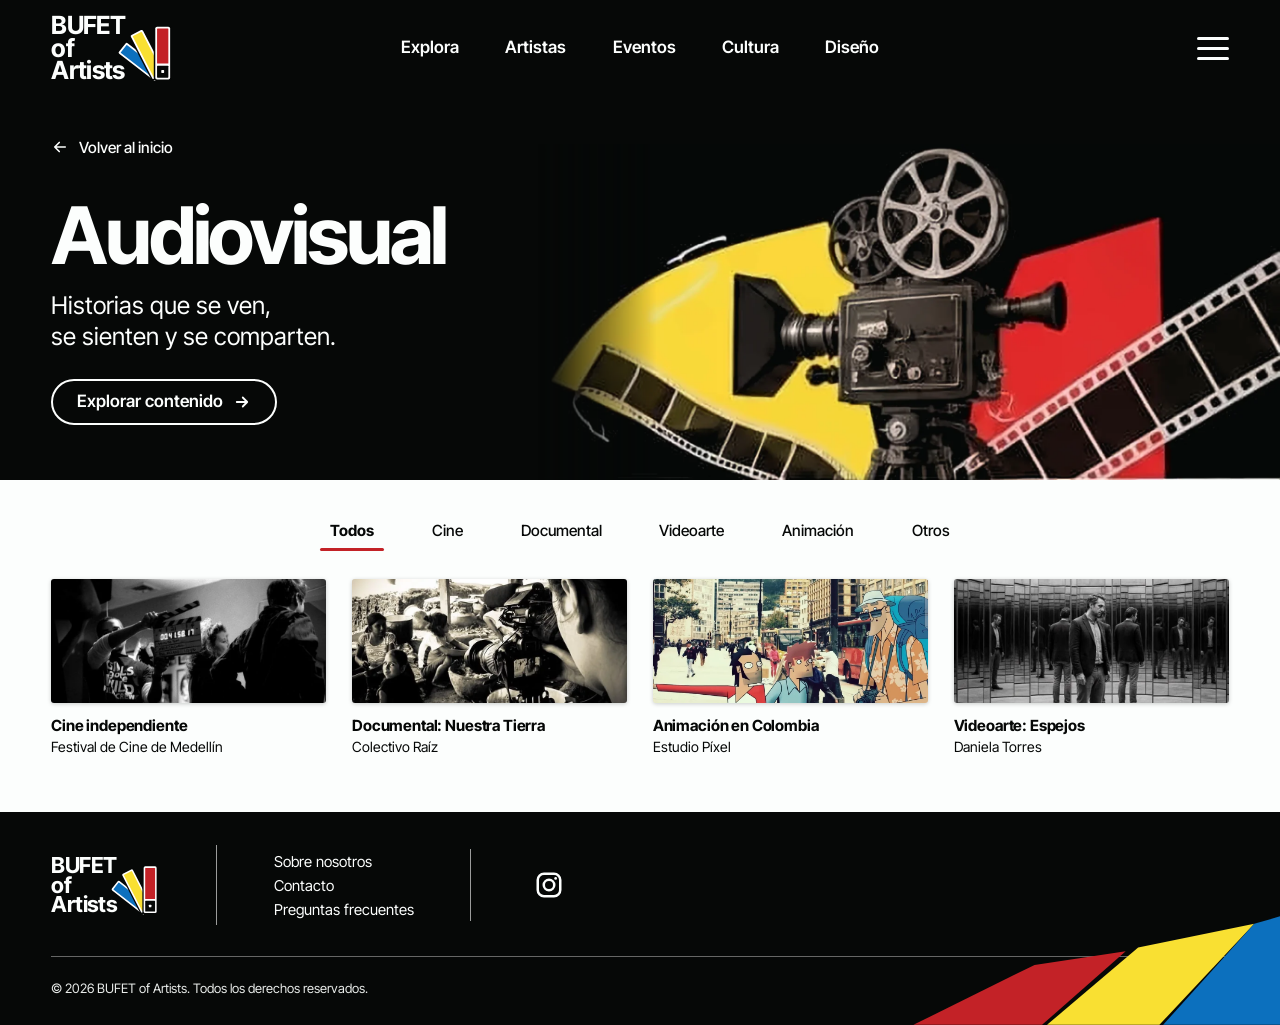
<file: audiovisual.html>
<!doctype html>
<html lang="es">
<head>
<meta charset="utf-8">
<meta name="viewport" content="width=device-width, initial-scale=1">
<title>Audiovisual | BUFET of Artists</title>
<meta name="description" content="Cine, documental, videoarte y animación hechos por creadores de Medellín y Colombia.">
<meta name="theme-color" content="#060807">
<link rel="icon" href="assets/img/favicon.svg" type="image/svg+xml">
<link rel="apple-touch-icon" href="assets/img/apple-touch-icon.png">
<meta property="og:type" content="website">
<meta property="og:locale" content="es_CO">
<meta property="og:site_name" content="BUFET of Artists">
<meta property="og:title" content="Audiovisual | BUFET of Artists">
<meta property="og:description" content="Cine, documental, videoarte y animación hechos por creadores de Medellín y Colombia.">
<meta property="og:image" content="assets/img/og-image.jpg">
<meta name="twitter:card" content="summary_large_image">
<link rel="preconnect" href="https://fonts.googleapis.com">
<link rel="preconnect" href="https://fonts.gstatic.com" crossorigin>
<link rel="stylesheet" href="https://fonts.googleapis.com/css2?family=Inter+Tight:wght@400;500;600;700;800&amp;display=swap">
<link rel="stylesheet" href="assets/css/styles.css">
<link rel="preload" as="image" href="assets/img/hero/audiovisual.webp" fetchpriority="high">
</head>
<body>
<a class="sr-only" href="#main">Saltar al contenido</a>
<header class="site-header">
  <div class="container header-inner">
    <a href="index.html" class="logo " aria-label="BUFET of Artists - Inicio"><span aria-hidden="true">BUFET<br>of<br>Artists</span><img src="assets/img/logo-icon.svg" alt="" width="106" height="104"></a>
    <nav class="main-nav" aria-label="Principal"><ul><li><a href="index.html#explora">Explora</a></li><li><a href="artistas.html">Artistas</a></li><li><a href="eventos.html">Eventos</a></li><li><a href="cultura.html">Cultura</a></li><li><a href="diseno.html">Diseño</a></li></ul></nav>
    <button class="menu-toggle" type="button" aria-label="Abrir menú" aria-expanded="false" aria-controls="menu"><span></span><span></span><span></span></button>
  </div>
</header>
<div class="menu-panel" id="menu" role="dialog" aria-modal="true" aria-label="Menú" aria-hidden="true">
  <div class="container header-inner">
    <a href="index.html" class="logo " aria-label="BUFET of Artists - Inicio"><span aria-hidden="true">BUFET<br>of<br>Artists</span><img src="assets/img/logo-icon.svg" alt="" width="106" height="104"></a>
    <button class="menu-close" type="button" aria-label="Cerrar menú"><svg viewBox="0 0 24 24" fill="none" stroke="currentColor" stroke-width="2.4" stroke-linecap="round" aria-hidden="true"><path d="M6 6l12 12M18 6L6 18"/></svg></button>
  </div>
  <div class="container menu-body">
    <div>
      <p class="menu-label">Explora</p>
      <ul class="menu-links big">
        <li><a href="index.html">Inicio</a></li>
        <li><a href="arte.html">Arte</a></li>
        <li><a href="cultura.html">Cultura</a></li>
        <li><a href="diseno.html">Diseño</a></li>
        <li><a href="musica.html">Música</a></li>
        <li><a href="audiovisual.html">Audiovisual</a></li>
      </ul>
    </div>
    <div>
      <p class="menu-label">BUFET of Artists</p>
      <ul class="menu-links">
        <li><a href="artistas.html">Artistas</a></li>
        <li><a href="eventos.html">Eventos</a></li>
        <li><a href="sobre-nosotros.html">Sobre nosotros</a></li>
        <li><a href="contacto.html">Contacto</a></li>
        <li><a href="preguntas-frecuentes.html">Preguntas frecuentes</a></li>
      </ul>
      <a class="menu-insta" href="https://www.instagram.com/buffetofartists?avpt=MWp3ZmQ1OGY1MWozcQ==" target="_blank" rel="noopener noreferrer"><svg viewBox="0 0 24 24" fill="none" stroke="currentColor" stroke-width="2" aria-hidden="true"><rect x="3" y="3" width="18" height="18" rx="5"/><circle cx="12" cy="12" r="4.2"/><circle cx="17.3" cy="6.7" r="1.1" fill="currentColor" stroke="none"/></svg> Síguenos en Instagram</a>
    </div>
  </div>
  <svg class="menu-shapes" viewBox="0 0 324 96" aria-hidden="true" preserveAspectRatio="xMaxYMax meet"><polygon points="30,96 127,48 200,37 133,96" fill="#c32227"/><polygon points="137,96 210,34 303,15 227,96" fill="#f9e032"/><polygon points="230,96 303,15 324,9 324,96" fill="#0c70be"/></svg>
</div>
<main id="main">
<section class="page-hero page-hero--wide">
  <div class="container page-hero-content">
    <a class="back-link" href="index.html"><svg viewBox="0 0 24 24" fill="none" stroke="currentColor" stroke-width="2.2" stroke-linecap="round" stroke-linejoin="round" aria-hidden="true"><path d="M19 12H5M11 6l-6 6 6 6"/></svg> Volver al inicio</a>
    <h1 class="page-title">Audiovisual</h1>
    <p class="page-sub">Historias que se ven,<br>se sienten y se comparten.</p>
    <a class="btn btn-outline-light" href="#contenido">Explorar contenido <svg viewBox="0 0 24 24" fill="none" stroke="currentColor" stroke-width="2.4" stroke-linecap="round" stroke-linejoin="round" aria-hidden="true"><path d="M5 12h14M13 6l6 6-6 6"/></svg></a>
  </div>
  <div class="page-hero-media"><img src="assets/img/hero/audiovisual.webp" alt="Cámara de cine antigua con cinta de película sobre formas amarillas y rojas" width="1600" height="725" fetchpriority="high"></div>
</section>

<section class="gallery section-light" id="contenido" aria-label="Contenido de Audiovisual">
  <div class="container">
    <div class="tabs" role="group" aria-label="Filtrar por categoría" data-filter-group="grid-audiovisual" data-empty="empty-audiovisual"><button class="tab" type="button" data-filter="todos" aria-pressed="true">Todos</button><button class="tab" type="button" data-filter="cine" aria-pressed="false">Cine</button><button class="tab" type="button" data-filter="documental" aria-pressed="false">Documental</button><button class="tab" type="button" data-filter="videoarte" aria-pressed="false">Videoarte</button><button class="tab" type="button" data-filter="animacion" aria-pressed="false">Animación</button><button class="tab" type="button" data-filter="otros" aria-pressed="false">Otros</button></div>
    <ul class="card-grid card-grid--wide" id="grid-audiovisual"><li data-cat="cine"><button class="card" type="button" aria-label="Ver detalles de Cine independiente" data-modal data-title="Cine independiente" data-subtitle="Festival de Cine de Medellín" data-desc="Películas de autor y cortometrajes realizados por nuevas voces del cine colombiano." data-tag="Cine" data-img="assets/img/audiovisual/cine-independiente.webp"><span class="card-media"><img src="assets/img/audiovisual/cine-independiente.webp" alt="Cine independiente" loading="lazy"></span><span class="card-title">Cine independiente</span><span class="card-sub">Festival de Cine de Medellín</span></button></li><li data-cat="documental"><button class="card" type="button" aria-label="Ver detalles de Documental: Nuestra Tierra" data-modal data-title="Documental: Nuestra Tierra" data-subtitle="Colectivo Raíz" data-desc="Un documental que acompaña a comunidades rurales y su relación con la tierra, la cocina y la tradición." data-tag="Documental" data-img="assets/img/audiovisual/documental-nuestra-tierra.webp"><span class="card-media"><img src="assets/img/audiovisual/documental-nuestra-tierra.webp" alt="Documental: Nuestra Tierra" loading="lazy"></span><span class="card-title">Documental: Nuestra Tierra</span><span class="card-sub">Colectivo Raíz</span></button></li><li data-cat="animacion"><button class="card" type="button" aria-label="Ver detalles de Animación en Colombia" data-modal data-title="Animación en Colombia" data-subtitle="Estudio Píxel" data-desc="Historias animadas que retratan la vida cotidiana de nuestras ciudades con humor y color." data-tag="Animación" data-img="assets/img/audiovisual/animacion-en-colombia.webp"><span class="card-media"><img src="assets/img/audiovisual/animacion-en-colombia.webp" alt="Animación en Colombia" loading="lazy"></span><span class="card-title">Animación en Colombia</span><span class="card-sub">Estudio Píxel</span></button></li><li data-cat="videoarte"><button class="card" type="button" aria-label="Ver detalles de Videoarte: Espejos" data-modal data-title="Videoarte: Espejos" data-subtitle="Daniela Torres" data-desc="Una pieza audiovisual sobre la identidad y los reflejos, entre lo real y lo imaginado." data-tag="Videoarte" data-img="assets/img/audiovisual/videoarte-espejos.webp"><span class="card-media"><img src="assets/img/audiovisual/videoarte-espejos.webp" alt="Videoarte: Espejos" loading="lazy"></span><span class="card-title">Videoarte: Espejos</span><span class="card-sub">Daniela Torres</span></button></li></ul>
    <p class="empty-state" id="empty-audiovisual" hidden>Muy pronto encontrarás contenido en esta categoría. ¿Quieres hacer parte? <a href="contacto.html">Escríbenos</a>.</p>
  </div>
</section>
</main>
<footer class="site-footer">
  <div class="container">
    <div class="footer-top">
      <a href="index.html" class="logo " aria-label="BUFET of Artists - Inicio"><span aria-hidden="true">BUFET<br>of<br>Artists</span><img src="assets/img/logo-icon.svg" alt="" width="106" height="104"></a>
      <ul class="footer-links">
        <li><a href="sobre-nosotros.html">Sobre nosotros</a></li>
        <li><a href="contacto.html">Contacto</a></li>
        <li><a href="preguntas-frecuentes.html">Preguntas frecuentes</a></li>
      </ul>
      <div class="footer-social">
        <a class="social-link" href="https://www.instagram.com/buffetofartists?avpt=MWp3ZmQ1OGY1MWozcQ==" target="_blank" rel="noopener noreferrer" aria-label="Instagram de BUFET of Artists"><svg viewBox="0 0 24 24" fill="none" stroke="currentColor" stroke-width="2" aria-hidden="true"><rect x="3" y="3" width="18" height="18" rx="5"/><circle cx="12" cy="12" r="4.2"/><circle cx="17.3" cy="6.7" r="1.1" fill="currentColor" stroke="none"/></svg></a>
      </div>
    </div>
    <div class="footer-bottom"><p>© <span data-year>2026</span> BUFET of Artists. Todos los derechos reservados.</p></div>
  </div>
  <svg class="footer-stripes" viewBox="0 0 324 96" aria-hidden="true" preserveAspectRatio="xMaxYMax meet"><polygon points="30,96 127,48 200,37 133,96" fill="#c32227"/><polygon points="137,96 210,34 303,15 227,96" fill="#f9e032"/><polygon points="230,96 303,15 324,9 324,96" fill="#0c70be"/></svg>
</footer>
<script src="assets/js/main.js" defer></script>
</body>
</html>
</file>
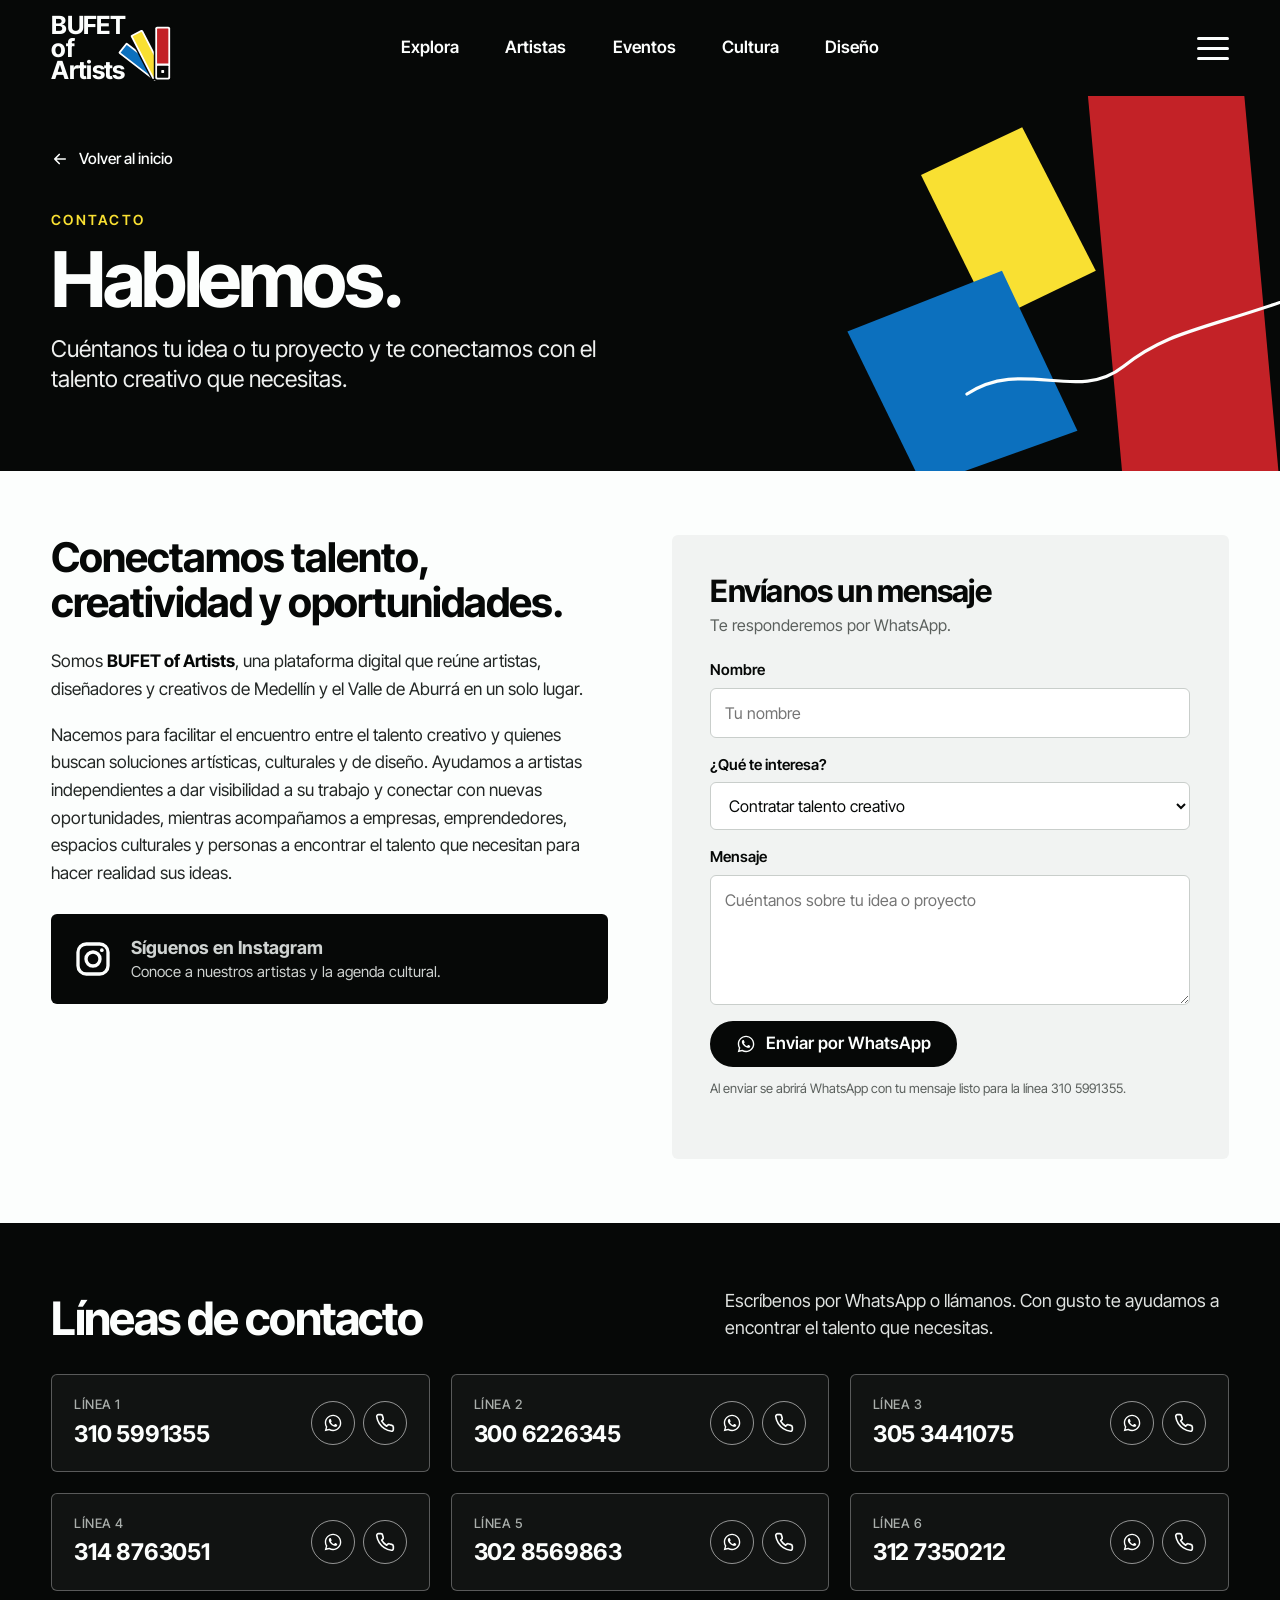
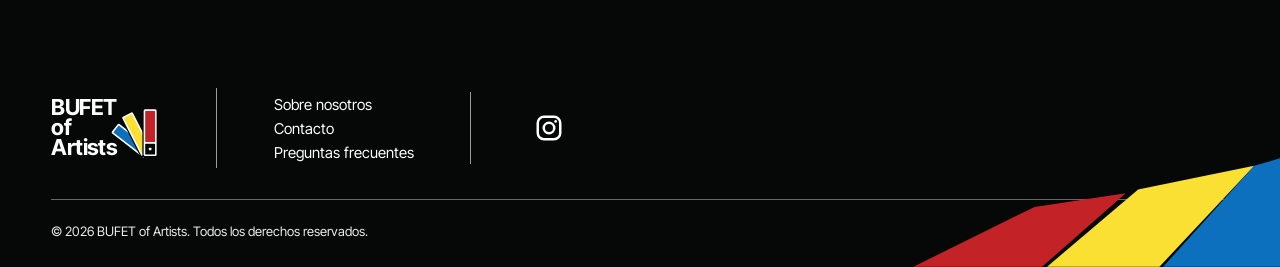
<file: contacto.html>
<!doctype html>
<html lang="es">
<head>
<meta charset="utf-8">
<meta name="viewport" content="width=device-width, initial-scale=1">
<title>Contacto | BUFET of Artists</title>
<meta name="description" content="Contáctanos por WhatsApp o teléfono: 310 5991355, 300 6226345, 305 3441075, 314 8763051, 302 8569863, 312 7350212.">
<meta name="theme-color" content="#060807">
<link rel="icon" href="assets/img/favicon.svg" type="image/svg+xml">
<link rel="apple-touch-icon" href="assets/img/apple-touch-icon.png">
<meta property="og:type" content="website">
<meta property="og:locale" content="es_CO">
<meta property="og:site_name" content="BUFET of Artists">
<meta property="og:title" content="Contacto | BUFET of Artists">
<meta property="og:description" content="Contáctanos por WhatsApp o teléfono: 310 5991355, 300 6226345, 305 3441075, 314 8763051, 302 8569863, 312 7350212.">
<meta property="og:image" content="assets/img/og-image.jpg">
<meta name="twitter:card" content="summary_large_image">
<link rel="preconnect" href="https://fonts.googleapis.com">
<link rel="preconnect" href="https://fonts.gstatic.com" crossorigin>
<link rel="stylesheet" href="https://fonts.googleapis.com/css2?family=Inter+Tight:wght@400;500;600;700;800&amp;display=swap">
<link rel="stylesheet" href="assets/css/styles.css">
</head>
<body>
<a class="sr-only" href="#main">Saltar al contenido</a>
<header class="site-header">
  <div class="container header-inner">
    <a href="index.html" class="logo " aria-label="BUFET of Artists - Inicio"><span aria-hidden="true">BUFET<br>of<br>Artists</span><img src="assets/img/logo-icon.svg" alt="" width="106" height="104"></a>
    <nav class="main-nav" aria-label="Principal"><ul><li><a href="index.html#explora">Explora</a></li><li><a href="artistas.html">Artistas</a></li><li><a href="eventos.html">Eventos</a></li><li><a href="cultura.html">Cultura</a></li><li><a href="diseno.html">Diseño</a></li></ul></nav>
    <button class="menu-toggle" type="button" aria-label="Abrir menú" aria-expanded="false" aria-controls="menu"><span></span><span></span><span></span></button>
  </div>
</header>
<div class="menu-panel" id="menu" role="dialog" aria-modal="true" aria-label="Menú" aria-hidden="true">
  <div class="container header-inner">
    <a href="index.html" class="logo " aria-label="BUFET of Artists - Inicio"><span aria-hidden="true">BUFET<br>of<br>Artists</span><img src="assets/img/logo-icon.svg" alt="" width="106" height="104"></a>
    <button class="menu-close" type="button" aria-label="Cerrar menú"><svg viewBox="0 0 24 24" fill="none" stroke="currentColor" stroke-width="2.4" stroke-linecap="round" aria-hidden="true"><path d="M6 6l12 12M18 6L6 18"/></svg></button>
  </div>
  <div class="container menu-body">
    <div>
      <p class="menu-label">Explora</p>
      <ul class="menu-links big">
        <li><a href="index.html">Inicio</a></li>
        <li><a href="arte.html">Arte</a></li>
        <li><a href="cultura.html">Cultura</a></li>
        <li><a href="diseno.html">Diseño</a></li>
        <li><a href="musica.html">Música</a></li>
        <li><a href="audiovisual.html">Audiovisual</a></li>
      </ul>
    </div>
    <div>
      <p class="menu-label">BUFET of Artists</p>
      <ul class="menu-links">
        <li><a href="artistas.html">Artistas</a></li>
        <li><a href="eventos.html">Eventos</a></li>
        <li><a href="sobre-nosotros.html">Sobre nosotros</a></li>
        <li><a href="contacto.html">Contacto</a></li>
        <li><a href="preguntas-frecuentes.html">Preguntas frecuentes</a></li>
      </ul>
      <a class="menu-insta" href="https://www.instagram.com/buffetofartists?avpt=MWp3ZmQ1OGY1MWozcQ==" target="_blank" rel="noopener noreferrer"><svg viewBox="0 0 24 24" fill="none" stroke="currentColor" stroke-width="2" aria-hidden="true"><rect x="3" y="3" width="18" height="18" rx="5"/><circle cx="12" cy="12" r="4.2"/><circle cx="17.3" cy="6.7" r="1.1" fill="currentColor" stroke="none"/></svg> Síguenos en Instagram</a>
    </div>
  </div>
  <svg class="menu-shapes" viewBox="0 0 324 96" aria-hidden="true" preserveAspectRatio="xMaxYMax meet"><polygon points="30,96 127,48 200,37 133,96" fill="#c32227"/><polygon points="137,96 210,34 303,15 227,96" fill="#f9e032"/><polygon points="230,96 303,15 324,9 324,96" fill="#0c70be"/></svg>
</div>
<main id="main">
<section class="simple-hero">
  <svg class="hero-shapes" viewBox="0 0 640 420" preserveAspectRatio="xMaxYMid slice" aria-hidden="true"><polygon points="430,-10 600,-10 640,430 470,430" fill="#c32227"/><polygon points="250,92 360,40 440,196 328,250" fill="#f9e032"/><polygon points="170,262 338,196 420,370 252,430" fill="#0c70be"/><path d="M300 330c60-40 120 10 170-30s90-40 200-80" fill="none" stroke="#fcfefd" stroke-width="3.5" stroke-linecap="round"/></svg>
  <div class="container">
    <a class="back-link" href="index.html"><svg viewBox="0 0 24 24" fill="none" stroke="currentColor" stroke-width="2.2" stroke-linecap="round" stroke-linejoin="round" aria-hidden="true"><path d="M19 12H5M11 6l-6 6 6 6"/></svg> Volver al inicio</a>
    <span class="eyebrow">Contacto</span>
    <h1>Hablemos.</h1>
    <p class="lead">Cuéntanos tu idea o tu proyecto y te conectamos con el talento creativo que necesitas.</p>
  </div>
</section>
<section class="about section-light" aria-label="Información de contacto">
  <div class="container contact-grid">
    <div class="about-text reveal">
      <h2 class="section-title" style="font-size:clamp(30px,3.2vw,46px);margin-bottom:22px">Conectamos talento, creatividad y oportunidades.</h2>
      <p>Somos <strong>BUFET of Artists</strong>, una plataforma digital que reúne artistas, diseñadores y creativos de Medellín y el Valle de Aburrá en un solo lugar.</p>
        <p>Nacemos para facilitar el encuentro entre el talento creativo y quienes buscan soluciones artísticas, culturales y de diseño. Ayudamos a artistas independientes a dar visibilidad a su trabajo y conectar con nuevas oportunidades, mientras acompañamos a empresas, emprendedores, espacios culturales y personas a encontrar el talento que necesitan para hacer realidad sus ideas.</p>
      <a class="insta-card" href="https://www.instagram.com/buffetofartists?avpt=MWp3ZmQ1OGY1MWozcQ==" target="_blank" rel="noopener noreferrer"><svg viewBox="0 0 24 24" fill="none" stroke="currentColor" stroke-width="2" aria-hidden="true"><rect x="3" y="3" width="18" height="18" rx="5"/><circle cx="12" cy="12" r="4.2"/><circle cx="17.3" cy="6.7" r="1.1" fill="currentColor" stroke="none"/></svg><span><b>Síguenos en Instagram</b><span>Conoce a nuestros artistas y la agenda cultural.</span></span></a>
    </div>
    <form class="contact-form reveal" id="contact-form" novalidate>
      <h2>Envíanos un mensaje</h2>
      <p>Te responderemos por WhatsApp.</p>
      <div class="field"><label for="nombre">Nombre</label><input id="nombre" name="nombre" type="text" autocomplete="name" required placeholder="Tu nombre"></div>
      <div class="field"><label for="interes">¿Qué te interesa?</label>
        <select id="interes" name="interes">
          <option>Contratar talento creativo</option>
          <option>Unirme como artista o creativo</option>
          <option>Eventos y alianzas</option>
          <option>Otro</option>
        </select></div>
      <div class="field"><label for="mensaje">Mensaje</label><textarea id="mensaje" name="mensaje" required placeholder="Cuéntanos sobre tu idea o proyecto"></textarea></div>
      <button class="btn btn-dark" type="submit"><svg viewBox="0 0 24 24" fill="currentColor" aria-hidden="true" style="width:20px;height:20px"><path d="M12.04 2C6.58 2 2.13 6.45 2.13 11.91c0 1.75.46 3.45 1.32 4.95L2.05 22l5.25-1.38c1.45.79 3.08 1.21 4.74 1.21 5.46 0 9.91-4.45 9.91-9.91C21.95 6.45 17.5 2 12.04 2zm0 18.15c-1.48 0-2.93-.4-4.2-1.15l-.3-.18-3.12.82.83-3.04-.2-.31a8.23 8.23 0 0 1-1.26-4.38c0-4.54 3.7-8.24 8.25-8.24 4.54 0 8.24 3.7 8.24 8.24 0 4.55-3.7 8.24-8.24 8.24zm4.52-6.16c-.25-.12-1.47-.72-1.69-.81-.23-.08-.39-.12-.56.13-.17.25-.64.81-.78.97-.14.17-.29.19-.54.06-.25-.12-1.05-.39-1.99-1.23-.74-.66-1.23-1.47-1.38-1.72-.14-.25-.02-.38.11-.51.11-.11.25-.29.37-.43.13-.15.17-.25.25-.42.08-.17.04-.31-.02-.43-.06-.12-.56-1.34-.76-1.84-.2-.48-.41-.42-.56-.43h-.48c-.17 0-.43.06-.66.31-.22.25-.86.85-.86 2.07 0 1.22.89 2.4 1.01 2.56.12.17 1.75 2.67 4.23 3.74.59.26 1.05.41 1.41.52.59.19 1.13.16 1.56.1.48-.07 1.47-.6 1.67-1.18.21-.58.21-1.07.14-1.18-.06-.11-.22-.17-.47-.29z"/></svg> Enviar por WhatsApp</button>
      <p class="form-note">Al enviar se abrirá WhatsApp con tu mensaje listo para la línea 310 5991355.</p>
    </form>
  </div>
</section>
<section class="phones section-dark" aria-labelledby="lineas-title">
  <div class="container">
    <div class="phones-head">
      <h2 id="lineas-title">Líneas de contacto</h2>
      <p>Escríbenos por WhatsApp o llámanos. Con gusto te ayudamos a encontrar el talento que necesitas.</p>
    </div>
    <div class="phone-grid reveal"><div class="phone-card"><p class="phone-num"><small>LÍNEA 1</small>310 5991355</p><div class="phone-actions"><a class="icon-btn wa" href="https://wa.me/573105991355" target="_blank" rel="noopener noreferrer" aria-label="Escribir por WhatsApp al 310 5991355"><svg viewBox="0 0 24 24" fill="currentColor" aria-hidden="true"><path d="M12.04 2C6.58 2 2.13 6.45 2.13 11.91c0 1.75.46 3.45 1.32 4.95L2.05 22l5.25-1.38c1.45.79 3.08 1.21 4.74 1.21 5.46 0 9.91-4.45 9.91-9.91C21.95 6.45 17.5 2 12.04 2zm0 18.15c-1.48 0-2.93-.4-4.2-1.15l-.3-.18-3.12.82.83-3.04-.2-.31a8.23 8.23 0 0 1-1.26-4.38c0-4.54 3.7-8.24 8.25-8.24 4.54 0 8.24 3.7 8.24 8.24 0 4.55-3.7 8.24-8.24 8.24zm4.52-6.16c-.25-.12-1.47-.72-1.69-.81-.23-.08-.39-.12-.56.13-.17.25-.64.81-.78.97-.14.17-.29.19-.54.06-.25-.12-1.05-.39-1.99-1.23-.74-.66-1.23-1.47-1.38-1.72-.14-.25-.02-.38.11-.51.11-.11.25-.29.37-.43.13-.15.17-.25.25-.42.08-.17.04-.31-.02-.43-.06-.12-.56-1.34-.76-1.84-.2-.48-.41-.42-.56-.43h-.48c-.17 0-.43.06-.66.31-.22.25-.86.85-.86 2.07 0 1.22.89 2.4 1.01 2.56.12.17 1.75 2.67 4.23 3.74.59.26 1.05.41 1.41.52.59.19 1.13.16 1.56.1.48-.07 1.47-.6 1.67-1.18.21-.58.21-1.07.14-1.18-.06-.11-.22-.17-.47-.29z"/></svg></a><a class="icon-btn" href="tel:+573105991355" aria-label="Llamar al 310 5991355"><svg viewBox="0 0 24 24" fill="none" stroke="currentColor" stroke-width="2" stroke-linecap="round" stroke-linejoin="round" aria-hidden="true"><path d="M22 16.9v3a2 2 0 0 1-2.2 2 19.8 19.8 0 0 1-8.6-3.1 19.5 19.5 0 0 1-6-6A19.8 19.8 0 0 1 2.1 4.2 2 2 0 0 1 4.1 2h3a2 2 0 0 1 2 1.7c.1.9.4 1.8.7 2.7a2 2 0 0 1-.5 2.1L8 9.8a16 16 0 0 0 6 6l1.3-1.3a2 2 0 0 1 2.1-.4c.9.3 1.8.6 2.7.7a2 2 0 0 1 1.7 2z"/></svg></a></div></div><div class="phone-card"><p class="phone-num"><small>LÍNEA 2</small>300 6226345</p><div class="phone-actions"><a class="icon-btn wa" href="https://wa.me/573006226345" target="_blank" rel="noopener noreferrer" aria-label="Escribir por WhatsApp al 300 6226345"><svg viewBox="0 0 24 24" fill="currentColor" aria-hidden="true"><path d="M12.04 2C6.58 2 2.13 6.45 2.13 11.91c0 1.75.46 3.45 1.32 4.95L2.05 22l5.25-1.38c1.45.79 3.08 1.21 4.74 1.21 5.46 0 9.91-4.45 9.91-9.91C21.95 6.45 17.5 2 12.04 2zm0 18.15c-1.48 0-2.93-.4-4.2-1.15l-.3-.18-3.12.82.83-3.04-.2-.31a8.23 8.23 0 0 1-1.26-4.38c0-4.54 3.7-8.24 8.25-8.24 4.54 0 8.24 3.7 8.24 8.24 0 4.55-3.7 8.24-8.24 8.24zm4.52-6.16c-.25-.12-1.47-.72-1.69-.81-.23-.08-.39-.12-.56.13-.17.25-.64.81-.78.97-.14.17-.29.19-.54.06-.25-.12-1.05-.39-1.99-1.23-.74-.66-1.23-1.47-1.38-1.72-.14-.25-.02-.38.11-.51.11-.11.25-.29.37-.43.13-.15.17-.25.25-.42.08-.17.04-.31-.02-.43-.06-.12-.56-1.34-.76-1.84-.2-.48-.41-.42-.56-.43h-.48c-.17 0-.43.06-.66.31-.22.25-.86.85-.86 2.07 0 1.22.89 2.4 1.01 2.56.12.17 1.75 2.67 4.23 3.74.59.26 1.05.41 1.41.52.59.19 1.13.16 1.56.1.48-.07 1.47-.6 1.67-1.18.21-.58.21-1.07.14-1.18-.06-.11-.22-.17-.47-.29z"/></svg></a><a class="icon-btn" href="tel:+573006226345" aria-label="Llamar al 300 6226345"><svg viewBox="0 0 24 24" fill="none" stroke="currentColor" stroke-width="2" stroke-linecap="round" stroke-linejoin="round" aria-hidden="true"><path d="M22 16.9v3a2 2 0 0 1-2.2 2 19.8 19.8 0 0 1-8.6-3.1 19.5 19.5 0 0 1-6-6A19.8 19.8 0 0 1 2.1 4.2 2 2 0 0 1 4.1 2h3a2 2 0 0 1 2 1.7c.1.9.4 1.8.7 2.7a2 2 0 0 1-.5 2.1L8 9.8a16 16 0 0 0 6 6l1.3-1.3a2 2 0 0 1 2.1-.4c.9.3 1.8.6 2.7.7a2 2 0 0 1 1.7 2z"/></svg></a></div></div><div class="phone-card"><p class="phone-num"><small>LÍNEA 3</small>305 3441075</p><div class="phone-actions"><a class="icon-btn wa" href="https://wa.me/573053441075" target="_blank" rel="noopener noreferrer" aria-label="Escribir por WhatsApp al 305 3441075"><svg viewBox="0 0 24 24" fill="currentColor" aria-hidden="true"><path d="M12.04 2C6.58 2 2.13 6.45 2.13 11.91c0 1.75.46 3.45 1.32 4.95L2.05 22l5.25-1.38c1.45.79 3.08 1.21 4.74 1.21 5.46 0 9.91-4.45 9.91-9.91C21.95 6.45 17.5 2 12.04 2zm0 18.15c-1.48 0-2.93-.4-4.2-1.15l-.3-.18-3.12.82.83-3.04-.2-.31a8.23 8.23 0 0 1-1.26-4.38c0-4.54 3.7-8.24 8.25-8.24 4.54 0 8.24 3.7 8.24 8.24 0 4.55-3.7 8.24-8.24 8.24zm4.52-6.16c-.25-.12-1.47-.72-1.69-.81-.23-.08-.39-.12-.56.13-.17.25-.64.81-.78.97-.14.17-.29.19-.54.06-.25-.12-1.05-.39-1.99-1.23-.74-.66-1.23-1.47-1.38-1.72-.14-.25-.02-.38.11-.51.11-.11.25-.29.37-.43.13-.15.17-.25.25-.42.08-.17.04-.31-.02-.43-.06-.12-.56-1.34-.76-1.84-.2-.48-.41-.42-.56-.43h-.48c-.17 0-.43.06-.66.31-.22.25-.86.85-.86 2.07 0 1.22.89 2.4 1.01 2.56.12.17 1.75 2.67 4.23 3.74.59.26 1.05.41 1.41.52.59.19 1.13.16 1.56.1.48-.07 1.47-.6 1.67-1.18.21-.58.21-1.07.14-1.18-.06-.11-.22-.17-.47-.29z"/></svg></a><a class="icon-btn" href="tel:+573053441075" aria-label="Llamar al 305 3441075"><svg viewBox="0 0 24 24" fill="none" stroke="currentColor" stroke-width="2" stroke-linecap="round" stroke-linejoin="round" aria-hidden="true"><path d="M22 16.9v3a2 2 0 0 1-2.2 2 19.8 19.8 0 0 1-8.6-3.1 19.5 19.5 0 0 1-6-6A19.8 19.8 0 0 1 2.1 4.2 2 2 0 0 1 4.1 2h3a2 2 0 0 1 2 1.7c.1.9.4 1.8.7 2.7a2 2 0 0 1-.5 2.1L8 9.8a16 16 0 0 0 6 6l1.3-1.3a2 2 0 0 1 2.1-.4c.9.3 1.8.6 2.7.7a2 2 0 0 1 1.7 2z"/></svg></a></div></div><div class="phone-card"><p class="phone-num"><small>LÍNEA 4</small>314 8763051</p><div class="phone-actions"><a class="icon-btn wa" href="https://wa.me/573148763051" target="_blank" rel="noopener noreferrer" aria-label="Escribir por WhatsApp al 314 8763051"><svg viewBox="0 0 24 24" fill="currentColor" aria-hidden="true"><path d="M12.04 2C6.58 2 2.13 6.45 2.13 11.91c0 1.75.46 3.45 1.32 4.95L2.05 22l5.25-1.38c1.45.79 3.08 1.21 4.74 1.21 5.46 0 9.91-4.45 9.91-9.91C21.95 6.45 17.5 2 12.04 2zm0 18.15c-1.48 0-2.93-.4-4.2-1.15l-.3-.18-3.12.82.83-3.04-.2-.31a8.23 8.23 0 0 1-1.26-4.38c0-4.54 3.7-8.24 8.25-8.24 4.54 0 8.24 3.7 8.24 8.24 0 4.55-3.7 8.24-8.24 8.24zm4.52-6.16c-.25-.12-1.47-.72-1.69-.81-.23-.08-.39-.12-.56.13-.17.25-.64.81-.78.97-.14.17-.29.19-.54.06-.25-.12-1.05-.39-1.99-1.23-.74-.66-1.23-1.47-1.38-1.72-.14-.25-.02-.38.11-.51.11-.11.25-.29.37-.43.13-.15.17-.25.25-.42.08-.17.04-.31-.02-.43-.06-.12-.56-1.34-.76-1.84-.2-.48-.41-.42-.56-.43h-.48c-.17 0-.43.06-.66.31-.22.25-.86.85-.86 2.07 0 1.22.89 2.4 1.01 2.56.12.17 1.75 2.67 4.23 3.74.59.26 1.05.41 1.41.52.59.19 1.13.16 1.56.1.48-.07 1.47-.6 1.67-1.18.21-.58.21-1.07.14-1.18-.06-.11-.22-.17-.47-.29z"/></svg></a><a class="icon-btn" href="tel:+573148763051" aria-label="Llamar al 314 8763051"><svg viewBox="0 0 24 24" fill="none" stroke="currentColor" stroke-width="2" stroke-linecap="round" stroke-linejoin="round" aria-hidden="true"><path d="M22 16.9v3a2 2 0 0 1-2.2 2 19.8 19.8 0 0 1-8.6-3.1 19.5 19.5 0 0 1-6-6A19.8 19.8 0 0 1 2.1 4.2 2 2 0 0 1 4.1 2h3a2 2 0 0 1 2 1.7c.1.9.4 1.8.7 2.7a2 2 0 0 1-.5 2.1L8 9.8a16 16 0 0 0 6 6l1.3-1.3a2 2 0 0 1 2.1-.4c.9.3 1.8.6 2.7.7a2 2 0 0 1 1.7 2z"/></svg></a></div></div><div class="phone-card"><p class="phone-num"><small>LÍNEA 5</small>302 8569863</p><div class="phone-actions"><a class="icon-btn wa" href="https://wa.me/573028569863" target="_blank" rel="noopener noreferrer" aria-label="Escribir por WhatsApp al 302 8569863"><svg viewBox="0 0 24 24" fill="currentColor" aria-hidden="true"><path d="M12.04 2C6.58 2 2.13 6.45 2.13 11.91c0 1.75.46 3.45 1.32 4.95L2.05 22l5.25-1.38c1.45.79 3.08 1.21 4.74 1.21 5.46 0 9.91-4.45 9.91-9.91C21.95 6.45 17.5 2 12.04 2zm0 18.15c-1.48 0-2.93-.4-4.2-1.15l-.3-.18-3.12.82.83-3.04-.2-.31a8.23 8.23 0 0 1-1.26-4.38c0-4.54 3.7-8.24 8.25-8.24 4.54 0 8.24 3.7 8.24 8.24 0 4.55-3.7 8.24-8.24 8.24zm4.52-6.16c-.25-.12-1.47-.72-1.69-.81-.23-.08-.39-.12-.56.13-.17.25-.64.81-.78.97-.14.17-.29.19-.54.06-.25-.12-1.05-.39-1.99-1.23-.74-.66-1.23-1.47-1.38-1.72-.14-.25-.02-.38.11-.51.11-.11.25-.29.37-.43.13-.15.17-.25.25-.42.08-.17.04-.31-.02-.43-.06-.12-.56-1.34-.76-1.84-.2-.48-.41-.42-.56-.43h-.48c-.17 0-.43.06-.66.31-.22.25-.86.85-.86 2.07 0 1.22.89 2.4 1.01 2.56.12.17 1.75 2.67 4.23 3.74.59.26 1.05.41 1.41.52.59.19 1.13.16 1.56.1.48-.07 1.47-.6 1.67-1.18.21-.58.21-1.07.14-1.18-.06-.11-.22-.17-.47-.29z"/></svg></a><a class="icon-btn" href="tel:+573028569863" aria-label="Llamar al 302 8569863"><svg viewBox="0 0 24 24" fill="none" stroke="currentColor" stroke-width="2" stroke-linecap="round" stroke-linejoin="round" aria-hidden="true"><path d="M22 16.9v3a2 2 0 0 1-2.2 2 19.8 19.8 0 0 1-8.6-3.1 19.5 19.5 0 0 1-6-6A19.8 19.8 0 0 1 2.1 4.2 2 2 0 0 1 4.1 2h3a2 2 0 0 1 2 1.7c.1.9.4 1.8.7 2.7a2 2 0 0 1-.5 2.1L8 9.8a16 16 0 0 0 6 6l1.3-1.3a2 2 0 0 1 2.1-.4c.9.3 1.8.6 2.7.7a2 2 0 0 1 1.7 2z"/></svg></a></div></div><div class="phone-card"><p class="phone-num"><small>LÍNEA 6</small>312 7350212</p><div class="phone-actions"><a class="icon-btn wa" href="https://wa.me/573127350212" target="_blank" rel="noopener noreferrer" aria-label="Escribir por WhatsApp al 312 7350212"><svg viewBox="0 0 24 24" fill="currentColor" aria-hidden="true"><path d="M12.04 2C6.58 2 2.13 6.45 2.13 11.91c0 1.75.46 3.45 1.32 4.95L2.05 22l5.25-1.38c1.45.79 3.08 1.21 4.74 1.21 5.46 0 9.91-4.45 9.91-9.91C21.95 6.45 17.5 2 12.04 2zm0 18.15c-1.48 0-2.93-.4-4.2-1.15l-.3-.18-3.12.82.83-3.04-.2-.31a8.23 8.23 0 0 1-1.26-4.38c0-4.54 3.7-8.24 8.25-8.24 4.54 0 8.24 3.7 8.24 8.24 0 4.55-3.7 8.24-8.24 8.24zm4.52-6.16c-.25-.12-1.47-.72-1.69-.81-.23-.08-.39-.12-.56.13-.17.25-.64.81-.78.97-.14.17-.29.19-.54.06-.25-.12-1.05-.39-1.99-1.23-.74-.66-1.23-1.47-1.38-1.72-.14-.25-.02-.38.11-.51.11-.11.25-.29.37-.43.13-.15.17-.25.25-.42.08-.17.04-.31-.02-.43-.06-.12-.56-1.34-.76-1.84-.2-.48-.41-.42-.56-.43h-.48c-.17 0-.43.06-.66.31-.22.25-.86.85-.86 2.07 0 1.22.89 2.4 1.01 2.56.12.17 1.75 2.67 4.23 3.74.59.26 1.05.41 1.41.52.59.19 1.13.16 1.56.1.48-.07 1.47-.6 1.67-1.18.21-.58.21-1.07.14-1.18-.06-.11-.22-.17-.47-.29z"/></svg></a><a class="icon-btn" href="tel:+573127350212" aria-label="Llamar al 312 7350212"><svg viewBox="0 0 24 24" fill="none" stroke="currentColor" stroke-width="2" stroke-linecap="round" stroke-linejoin="round" aria-hidden="true"><path d="M22 16.9v3a2 2 0 0 1-2.2 2 19.8 19.8 0 0 1-8.6-3.1 19.5 19.5 0 0 1-6-6A19.8 19.8 0 0 1 2.1 4.2 2 2 0 0 1 4.1 2h3a2 2 0 0 1 2 1.7c.1.9.4 1.8.7 2.7a2 2 0 0 1-.5 2.1L8 9.8a16 16 0 0 0 6 6l1.3-1.3a2 2 0 0 1 2.1-.4c.9.3 1.8.6 2.7.7a2 2 0 0 1 1.7 2z"/></svg></a></div></div></div>
  </div>
</section>
</main>
<footer class="site-footer">
  <div class="container">
    <div class="footer-top">
      <a href="index.html" class="logo " aria-label="BUFET of Artists - Inicio"><span aria-hidden="true">BUFET<br>of<br>Artists</span><img src="assets/img/logo-icon.svg" alt="" width="106" height="104"></a>
      <ul class="footer-links">
        <li><a href="sobre-nosotros.html">Sobre nosotros</a></li>
        <li><a href="contacto.html">Contacto</a></li>
        <li><a href="preguntas-frecuentes.html">Preguntas frecuentes</a></li>
      </ul>
      <div class="footer-social">
        <a class="social-link" href="https://www.instagram.com/buffetofartists?avpt=MWp3ZmQ1OGY1MWozcQ==" target="_blank" rel="noopener noreferrer" aria-label="Instagram de BUFET of Artists"><svg viewBox="0 0 24 24" fill="none" stroke="currentColor" stroke-width="2" aria-hidden="true"><rect x="3" y="3" width="18" height="18" rx="5"/><circle cx="12" cy="12" r="4.2"/><circle cx="17.3" cy="6.7" r="1.1" fill="currentColor" stroke="none"/></svg></a>
      </div>
    </div>
    <div class="footer-bottom"><p>© <span data-year>2026</span> BUFET of Artists. Todos los derechos reservados.</p></div>
  </div>
  <svg class="footer-stripes" viewBox="0 0 324 96" aria-hidden="true" preserveAspectRatio="xMaxYMax meet"><polygon points="30,96 127,48 200,37 133,96" fill="#c32227"/><polygon points="137,96 210,34 303,15 227,96" fill="#f9e032"/><polygon points="230,96 303,15 324,9 324,96" fill="#0c70be"/></svg>
</footer>
<script src="assets/js/main.js" defer></script>
</body>
</html>
</file>
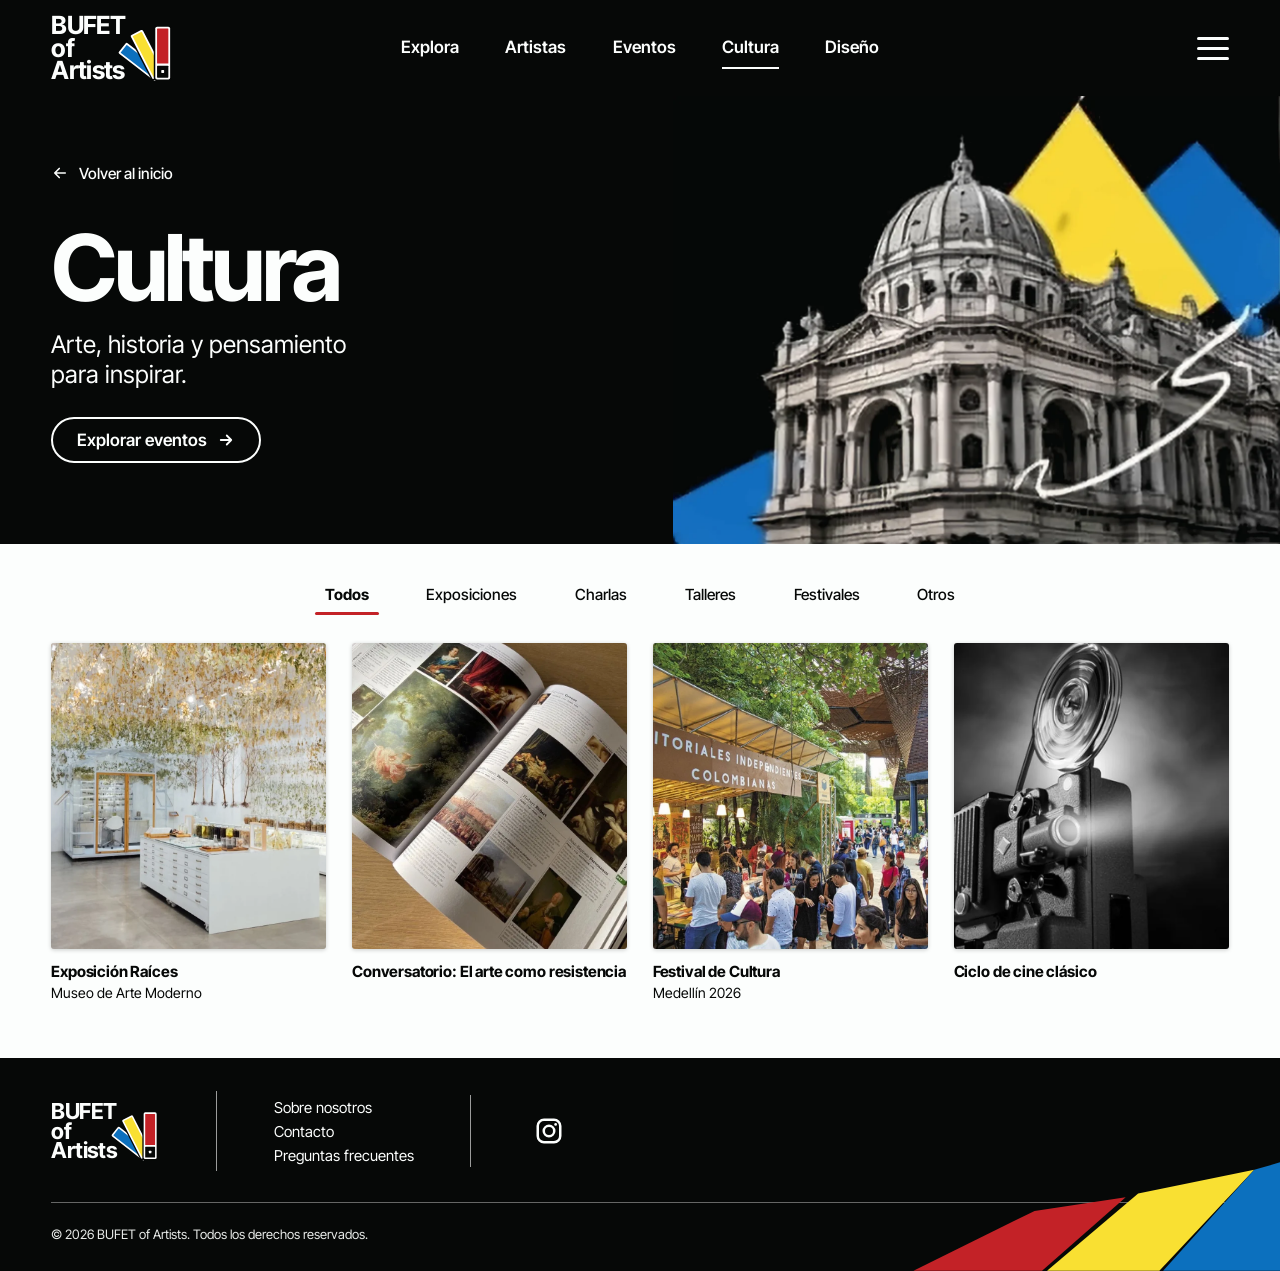
<file: cultura.html>
<!doctype html>
<html lang="es">
<head>
<meta charset="utf-8">
<meta name="viewport" content="width=device-width, initial-scale=1">
<title>Cultura | BUFET of Artists</title>
<meta name="description" content="Exposiciones, charlas, talleres y festivales culturales en Medellín y el Valle de Aburrá.">
<meta name="theme-color" content="#060807">
<link rel="icon" href="assets/img/favicon.svg" type="image/svg+xml">
<link rel="apple-touch-icon" href="assets/img/apple-touch-icon.png">
<meta property="og:type" content="website">
<meta property="og:locale" content="es_CO">
<meta property="og:site_name" content="BUFET of Artists">
<meta property="og:title" content="Cultura | BUFET of Artists">
<meta property="og:description" content="Exposiciones, charlas, talleres y festivales culturales en Medellín y el Valle de Aburrá.">
<meta property="og:image" content="assets/img/og-image.jpg">
<meta name="twitter:card" content="summary_large_image">
<link rel="preconnect" href="https://fonts.googleapis.com">
<link rel="preconnect" href="https://fonts.gstatic.com" crossorigin>
<link rel="stylesheet" href="https://fonts.googleapis.com/css2?family=Inter+Tight:wght@400;500;600;700;800&amp;display=swap">
<link rel="stylesheet" href="assets/css/styles.css">
<link rel="preload" as="image" href="assets/img/hero/cultura.webp" fetchpriority="high">
</head>
<body>
<a class="sr-only" href="#main">Saltar al contenido</a>
<header class="site-header">
  <div class="container header-inner">
    <a href="index.html" class="logo " aria-label="BUFET of Artists - Inicio"><span aria-hidden="true">BUFET<br>of<br>Artists</span><img src="assets/img/logo-icon.svg" alt="" width="106" height="104"></a>
    <nav class="main-nav" aria-label="Principal"><ul><li><a href="index.html#explora">Explora</a></li><li><a href="artistas.html">Artistas</a></li><li><a href="eventos.html">Eventos</a></li><li><a href="cultura.html" aria-current="page">Cultura</a></li><li><a href="diseno.html">Diseño</a></li></ul></nav>
    <button class="menu-toggle" type="button" aria-label="Abrir menú" aria-expanded="false" aria-controls="menu"><span></span><span></span><span></span></button>
  </div>
</header>
<div class="menu-panel" id="menu" role="dialog" aria-modal="true" aria-label="Menú" aria-hidden="true">
  <div class="container header-inner">
    <a href="index.html" class="logo " aria-label="BUFET of Artists - Inicio"><span aria-hidden="true">BUFET<br>of<br>Artists</span><img src="assets/img/logo-icon.svg" alt="" width="106" height="104"></a>
    <button class="menu-close" type="button" aria-label="Cerrar menú"><svg viewBox="0 0 24 24" fill="none" stroke="currentColor" stroke-width="2.4" stroke-linecap="round" aria-hidden="true"><path d="M6 6l12 12M18 6L6 18"/></svg></button>
  </div>
  <div class="container menu-body">
    <div>
      <p class="menu-label">Explora</p>
      <ul class="menu-links big">
        <li><a href="index.html">Inicio</a></li>
        <li><a href="arte.html">Arte</a></li>
        <li><a href="cultura.html">Cultura</a></li>
        <li><a href="diseno.html">Diseño</a></li>
        <li><a href="musica.html">Música</a></li>
        <li><a href="audiovisual.html">Audiovisual</a></li>
      </ul>
    </div>
    <div>
      <p class="menu-label">BUFET of Artists</p>
      <ul class="menu-links">
        <li><a href="artistas.html">Artistas</a></li>
        <li><a href="eventos.html">Eventos</a></li>
        <li><a href="sobre-nosotros.html">Sobre nosotros</a></li>
        <li><a href="contacto.html">Contacto</a></li>
        <li><a href="preguntas-frecuentes.html">Preguntas frecuentes</a></li>
      </ul>
      <a class="menu-insta" href="https://www.instagram.com/buffetofartists?avpt=MWp3ZmQ1OGY1MWozcQ==" target="_blank" rel="noopener noreferrer"><svg viewBox="0 0 24 24" fill="none" stroke="currentColor" stroke-width="2" aria-hidden="true"><rect x="3" y="3" width="18" height="18" rx="5"/><circle cx="12" cy="12" r="4.2"/><circle cx="17.3" cy="6.7" r="1.1" fill="currentColor" stroke="none"/></svg> Síguenos en Instagram</a>
    </div>
  </div>
  <svg class="menu-shapes" viewBox="0 0 324 96" aria-hidden="true" preserveAspectRatio="xMaxYMax meet"><polygon points="30,96 127,48 200,37 133,96" fill="#c32227"/><polygon points="137,96 210,34 303,15 227,96" fill="#f9e032"/><polygon points="230,96 303,15 324,9 324,96" fill="#0c70be"/></svg>
</div>
<main id="main">
<section class="page-hero">
  <div class="container page-hero-content">
    <a class="back-link" href="index.html"><svg viewBox="0 0 24 24" fill="none" stroke="currentColor" stroke-width="2.2" stroke-linecap="round" stroke-linejoin="round" aria-hidden="true"><path d="M19 12H5M11 6l-6 6 6 6"/></svg> Volver al inicio</a>
    <h1 class="page-title">Cultura</h1>
    <p class="page-sub">Arte, historia y pensamiento<br>para inspirar.</p>
    <a class="btn btn-outline-light" href="#contenido">Explorar eventos <svg viewBox="0 0 24 24" fill="none" stroke="currentColor" stroke-width="2.4" stroke-linecap="round" stroke-linejoin="round" aria-hidden="true"><path d="M5 12h14M13 6l6 6-6 6"/></svg></a>
  </div>
  <div class="page-hero-media"><img src="assets/img/hero/cultura.webp" alt="Edificio patrimonial en blanco y negro con formas amarillas y azules" width="1220" height="900" fetchpriority="high"></div>
</section>

<section class="gallery section-light" id="contenido" aria-label="Contenido de Cultura">
  <div class="container">
    <div class="tabs" role="group" aria-label="Filtrar por categoría" data-filter-group="grid-cultura" data-empty="empty-cultura"><button class="tab" type="button" data-filter="todos" aria-pressed="true">Todos</button><button class="tab" type="button" data-filter="exposiciones" aria-pressed="false">Exposiciones</button><button class="tab" type="button" data-filter="charlas" aria-pressed="false">Charlas</button><button class="tab" type="button" data-filter="talleres" aria-pressed="false">Talleres</button><button class="tab" type="button" data-filter="festivales" aria-pressed="false">Festivales</button><button class="tab" type="button" data-filter="otros" aria-pressed="false">Otros</button></div>
    <ul class="card-grid" id="grid-cultura"><li data-cat="exposiciones"><button class="card" type="button" aria-label="Ver detalles de Exposición Raíces" data-modal data-title="Exposición Raíces" data-subtitle="Museo de Arte Moderno" data-desc="Una muestra que recorre la relación entre la naturaleza, el territorio y la memoria a través de instalaciones y archivos vivos." data-tag="Exposiciones" data-img="assets/img/cultura/exposicion-raices.webp"><span class="card-media"><img src="assets/img/cultura/exposicion-raices.webp" alt="Exposición Raíces" loading="lazy"></span><span class="card-title">Exposición Raíces</span><span class="card-sub">Museo de Arte Moderno</span></button></li><li data-cat="charlas"><button class="card" type="button" aria-label="Ver detalles de Conversatorio: El arte como resistencia" data-modal data-title="Conversatorio: El arte como resistencia" data-subtitle="" data-desc="Un encuentro con artistas, gestores y académicos para reflexionar sobre el papel del arte en la transformación social." data-tag="Charlas" data-img="assets/img/cultura/conversatorio.webp"><span class="card-media"><img src="assets/img/cultura/conversatorio.webp" alt="Conversatorio: El arte como resistencia" loading="lazy"></span><span class="card-title">Conversatorio: El arte como resistencia</span></button></li><li data-cat="festivales"><button class="card" type="button" aria-label="Ver detalles de Festival de Cultura Medellín 2026" data-modal data-title="Festival de Cultura Medellín 2026" data-subtitle="" data-desc="Editoriales independientes, música, charlas y actividades para toda la familia en un festival que celebra la cultura de la ciudad." data-tag="Festivales" data-img="assets/img/cultura/festival-de-cultura.webp"><span class="card-media"><img src="assets/img/cultura/festival-de-cultura.webp" alt="Festival de Cultura Medellín 2026" loading="lazy"></span><span class="card-title">Festival de Cultura</span><span class="card-sub">Medellín 2026</span></button></li><li data-cat="otros"><button class="card" type="button" aria-label="Ver detalles de Ciclo de cine clásico" data-modal data-title="Ciclo de cine clásico" data-subtitle="" data-desc="Proyecciones de grandes clásicos del cine acompañadas de conversatorios después de cada función." data-tag="Cine" data-img="assets/img/cultura/ciclo-de-cine.webp"><span class="card-media"><img src="assets/img/cultura/ciclo-de-cine.webp" alt="Ciclo de cine clásico" loading="lazy"></span><span class="card-title">Ciclo de cine clásico</span></button></li></ul>
    <p class="empty-state" id="empty-cultura" hidden>Muy pronto encontrarás contenido en esta categoría. ¿Quieres hacer parte? <a href="contacto.html">Escríbenos</a>.</p>
  </div>
</section>
</main>
<footer class="site-footer">
  <div class="container">
    <div class="footer-top">
      <a href="index.html" class="logo " aria-label="BUFET of Artists - Inicio"><span aria-hidden="true">BUFET<br>of<br>Artists</span><img src="assets/img/logo-icon.svg" alt="" width="106" height="104"></a>
      <ul class="footer-links">
        <li><a href="sobre-nosotros.html">Sobre nosotros</a></li>
        <li><a href="contacto.html">Contacto</a></li>
        <li><a href="preguntas-frecuentes.html">Preguntas frecuentes</a></li>
      </ul>
      <div class="footer-social">
        <a class="social-link" href="https://www.instagram.com/buffetofartists?avpt=MWp3ZmQ1OGY1MWozcQ==" target="_blank" rel="noopener noreferrer" aria-label="Instagram de BUFET of Artists"><svg viewBox="0 0 24 24" fill="none" stroke="currentColor" stroke-width="2" aria-hidden="true"><rect x="3" y="3" width="18" height="18" rx="5"/><circle cx="12" cy="12" r="4.2"/><circle cx="17.3" cy="6.7" r="1.1" fill="currentColor" stroke="none"/></svg></a>
      </div>
    </div>
    <div class="footer-bottom"><p>© <span data-year>2026</span> BUFET of Artists. Todos los derechos reservados.</p></div>
  </div>
  <svg class="footer-stripes" viewBox="0 0 324 96" aria-hidden="true" preserveAspectRatio="xMaxYMax meet"><polygon points="30,96 127,48 200,37 133,96" fill="#c32227"/><polygon points="137,96 210,34 303,15 227,96" fill="#f9e032"/><polygon points="230,96 303,15 324,9 324,96" fill="#0c70be"/></svg>
</footer>
<script src="assets/js/main.js" defer></script>
</body>
</html>
</file>
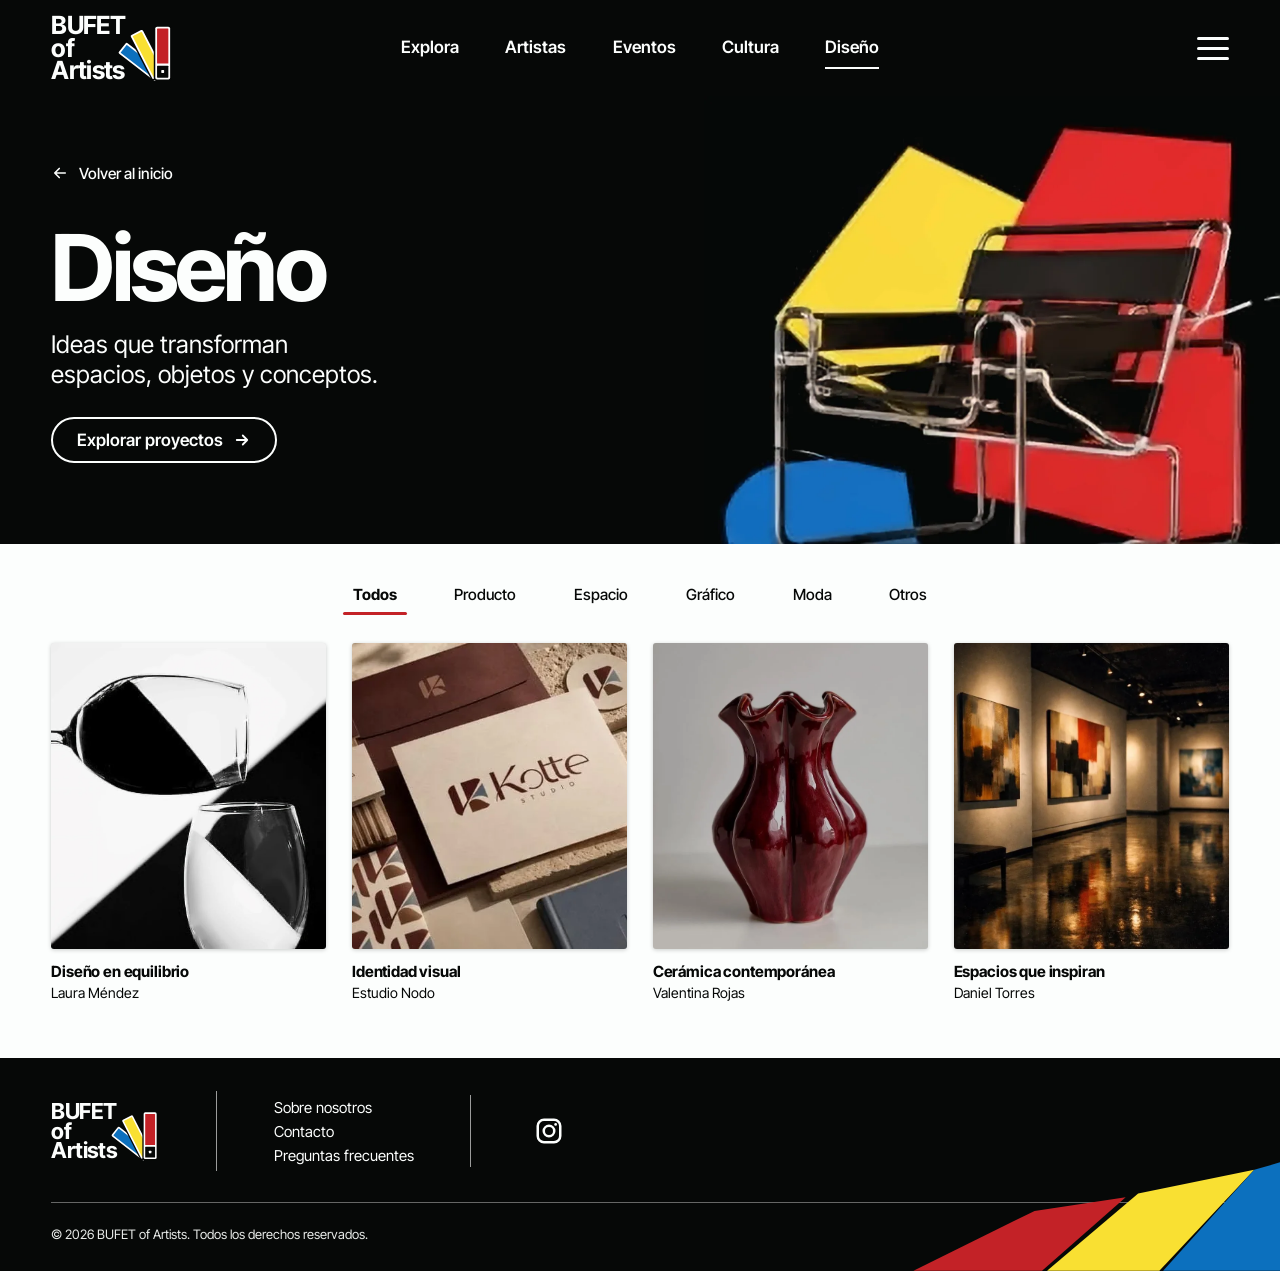
<file: diseno.html>
<!doctype html>
<html lang="es">
<head>
<meta charset="utf-8">
<meta name="viewport" content="width=device-width, initial-scale=1">
<title>Diseño | BUFET of Artists</title>
<meta name="description" content="Diseño de producto, espacios, diseño gráfico y moda hecho por creativos de Medellín.">
<meta name="theme-color" content="#060807">
<link rel="icon" href="assets/img/favicon.svg" type="image/svg+xml">
<link rel="apple-touch-icon" href="assets/img/apple-touch-icon.png">
<meta property="og:type" content="website">
<meta property="og:locale" content="es_CO">
<meta property="og:site_name" content="BUFET of Artists">
<meta property="og:title" content="Diseño | BUFET of Artists">
<meta property="og:description" content="Diseño de producto, espacios, diseño gráfico y moda hecho por creativos de Medellín.">
<meta property="og:image" content="assets/img/og-image.jpg">
<meta name="twitter:card" content="summary_large_image">
<link rel="preconnect" href="https://fonts.googleapis.com">
<link rel="preconnect" href="https://fonts.gstatic.com" crossorigin>
<link rel="stylesheet" href="https://fonts.googleapis.com/css2?family=Inter+Tight:wght@400;500;600;700;800&amp;display=swap">
<link rel="stylesheet" href="assets/css/styles.css">
<link rel="preload" as="image" href="assets/img/hero/diseno.webp" fetchpriority="high">
</head>
<body>
<a class="sr-only" href="#main">Saltar al contenido</a>
<header class="site-header">
  <div class="container header-inner">
    <a href="index.html" class="logo " aria-label="BUFET of Artists - Inicio"><span aria-hidden="true">BUFET<br>of<br>Artists</span><img src="assets/img/logo-icon.svg" alt="" width="106" height="104"></a>
    <nav class="main-nav" aria-label="Principal"><ul><li><a href="index.html#explora">Explora</a></li><li><a href="artistas.html">Artistas</a></li><li><a href="eventos.html">Eventos</a></li><li><a href="cultura.html">Cultura</a></li><li><a href="diseno.html" aria-current="page">Diseño</a></li></ul></nav>
    <button class="menu-toggle" type="button" aria-label="Abrir menú" aria-expanded="false" aria-controls="menu"><span></span><span></span><span></span></button>
  </div>
</header>
<div class="menu-panel" id="menu" role="dialog" aria-modal="true" aria-label="Menú" aria-hidden="true">
  <div class="container header-inner">
    <a href="index.html" class="logo " aria-label="BUFET of Artists - Inicio"><span aria-hidden="true">BUFET<br>of<br>Artists</span><img src="assets/img/logo-icon.svg" alt="" width="106" height="104"></a>
    <button class="menu-close" type="button" aria-label="Cerrar menú"><svg viewBox="0 0 24 24" fill="none" stroke="currentColor" stroke-width="2.4" stroke-linecap="round" aria-hidden="true"><path d="M6 6l12 12M18 6L6 18"/></svg></button>
  </div>
  <div class="container menu-body">
    <div>
      <p class="menu-label">Explora</p>
      <ul class="menu-links big">
        <li><a href="index.html">Inicio</a></li>
        <li><a href="arte.html">Arte</a></li>
        <li><a href="cultura.html">Cultura</a></li>
        <li><a href="diseno.html">Diseño</a></li>
        <li><a href="musica.html">Música</a></li>
        <li><a href="audiovisual.html">Audiovisual</a></li>
      </ul>
    </div>
    <div>
      <p class="menu-label">BUFET of Artists</p>
      <ul class="menu-links">
        <li><a href="artistas.html">Artistas</a></li>
        <li><a href="eventos.html">Eventos</a></li>
        <li><a href="sobre-nosotros.html">Sobre nosotros</a></li>
        <li><a href="contacto.html">Contacto</a></li>
        <li><a href="preguntas-frecuentes.html">Preguntas frecuentes</a></li>
      </ul>
      <a class="menu-insta" href="https://www.instagram.com/buffetofartists?avpt=MWp3ZmQ1OGY1MWozcQ==" target="_blank" rel="noopener noreferrer"><svg viewBox="0 0 24 24" fill="none" stroke="currentColor" stroke-width="2" aria-hidden="true"><rect x="3" y="3" width="18" height="18" rx="5"/><circle cx="12" cy="12" r="4.2"/><circle cx="17.3" cy="6.7" r="1.1" fill="currentColor" stroke="none"/></svg> Síguenos en Instagram</a>
    </div>
  </div>
  <svg class="menu-shapes" viewBox="0 0 324 96" aria-hidden="true" preserveAspectRatio="xMaxYMax meet"><polygon points="30,96 127,48 200,37 133,96" fill="#c32227"/><polygon points="137,96 210,34 303,15 227,96" fill="#f9e032"/><polygon points="230,96 303,15 324,9 324,96" fill="#0c70be"/></svg>
</div>
<main id="main">
<section class="page-hero">
  <div class="container page-hero-content">
    <a class="back-link" href="index.html"><svg viewBox="0 0 24 24" fill="none" stroke="currentColor" stroke-width="2.2" stroke-linecap="round" stroke-linejoin="round" aria-hidden="true"><path d="M19 12H5M11 6l-6 6 6 6"/></svg> Volver al inicio</a>
    <h1 class="page-title">Diseño</h1>
    <p class="page-sub">Ideas que transforman<br>espacios, objetos y conceptos.</p>
    <a class="btn btn-outline-light" href="#contenido">Explorar proyectos <svg viewBox="0 0 24 24" fill="none" stroke="currentColor" stroke-width="2.4" stroke-linecap="round" stroke-linejoin="round" aria-hidden="true"><path d="M5 12h14M13 6l6 6-6 6"/></svg></a>
  </div>
  <div class="page-hero-media"><img src="assets/img/hero/diseno.webp" alt="Silla de diseño en cuero negro y metal sobre formas rojas, amarillas y azules" width="1136" height="884" fetchpriority="high"></div>
</section>

<section class="gallery section-light" id="contenido" aria-label="Contenido de Diseño">
  <div class="container">
    <div class="tabs" role="group" aria-label="Filtrar por categoría" data-filter-group="grid-diseno" data-empty="empty-diseno"><button class="tab" type="button" data-filter="todos" aria-pressed="true">Todos</button><button class="tab" type="button" data-filter="producto" aria-pressed="false">Producto</button><button class="tab" type="button" data-filter="espacio" aria-pressed="false">Espacio</button><button class="tab" type="button" data-filter="grafico" aria-pressed="false">Gráfico</button><button class="tab" type="button" data-filter="moda" aria-pressed="false">Moda</button><button class="tab" type="button" data-filter="otros" aria-pressed="false">Otros</button></div>
    <ul class="card-grid" id="grid-diseno"><li data-cat="producto"><button class="card" type="button" aria-label="Ver detalles de Diseño en equilibrio" data-modal data-title="Diseño en equilibrio" data-subtitle="Laura Méndez" data-desc="Objetos que juegan con el contraste, la forma y el balance visual para crear piezas funcionales y memorables." data-tag="Producto" data-img="assets/img/diseno/diseno-en-equilibrio.webp"><span class="card-media"><img src="assets/img/diseno/diseno-en-equilibrio.webp" alt="Diseño en equilibrio" loading="lazy"></span><span class="card-title">Diseño en equilibrio</span><span class="card-sub">Laura Méndez</span></button></li><li data-cat="grafico"><button class="card" type="button" aria-label="Ver detalles de Identidad visual" data-modal data-title="Identidad visual" data-subtitle="Estudio Nodo" data-desc="Sistemas de marca completos: logotipo, papelería y aplicaciones que comunican la esencia de cada proyecto." data-tag="Gráfico" data-img="assets/img/diseno/identidad-visual.webp"><span class="card-media"><img src="assets/img/diseno/identidad-visual.webp" alt="Identidad visual" loading="lazy"></span><span class="card-title">Identidad visual</span><span class="card-sub">Estudio Nodo</span></button></li><li data-cat="producto"><button class="card" type="button" aria-label="Ver detalles de Cerámica contemporánea" data-modal data-title="Cerámica contemporánea" data-subtitle="Valentina Rojas" data-desc="Piezas de cerámica hechas a mano que combinan técnicas tradicionales con formas orgánicas y esmaltes intensos." data-tag="Producto" data-img="assets/img/diseno/ceramica-contemporanea.webp"><span class="card-media"><img src="assets/img/diseno/ceramica-contemporanea.webp" alt="Cerámica contemporánea" loading="lazy"></span><span class="card-title">Cerámica contemporánea</span><span class="card-sub">Valentina Rojas</span></button></li><li data-cat="espacio"><button class="card" type="button" aria-label="Ver detalles de Espacios que inspiran" data-modal data-title="Espacios que inspiran" data-subtitle="Daniel Torres" data-desc="Diseño de espacios expositivos pensados para que el arte y las personas se encuentren." data-tag="Espacio" data-img="assets/img/diseno/espacios-que-inspiran.webp"><span class="card-media"><img src="assets/img/diseno/espacios-que-inspiran.webp" alt="Espacios que inspiran" loading="lazy"></span><span class="card-title">Espacios que inspiran</span><span class="card-sub">Daniel Torres</span></button></li></ul>
    <p class="empty-state" id="empty-diseno" hidden>Muy pronto encontrarás contenido en esta categoría. ¿Quieres hacer parte? <a href="contacto.html">Escríbenos</a>.</p>
  </div>
</section>
</main>
<footer class="site-footer">
  <div class="container">
    <div class="footer-top">
      <a href="index.html" class="logo " aria-label="BUFET of Artists - Inicio"><span aria-hidden="true">BUFET<br>of<br>Artists</span><img src="assets/img/logo-icon.svg" alt="" width="106" height="104"></a>
      <ul class="footer-links">
        <li><a href="sobre-nosotros.html">Sobre nosotros</a></li>
        <li><a href="contacto.html">Contacto</a></li>
        <li><a href="preguntas-frecuentes.html">Preguntas frecuentes</a></li>
      </ul>
      <div class="footer-social">
        <a class="social-link" href="https://www.instagram.com/buffetofartists?avpt=MWp3ZmQ1OGY1MWozcQ==" target="_blank" rel="noopener noreferrer" aria-label="Instagram de BUFET of Artists"><svg viewBox="0 0 24 24" fill="none" stroke="currentColor" stroke-width="2" aria-hidden="true"><rect x="3" y="3" width="18" height="18" rx="5"/><circle cx="12" cy="12" r="4.2"/><circle cx="17.3" cy="6.7" r="1.1" fill="currentColor" stroke="none"/></svg></a>
      </div>
    </div>
    <div class="footer-bottom"><p>© <span data-year>2026</span> BUFET of Artists. Todos los derechos reservados.</p></div>
  </div>
  <svg class="footer-stripes" viewBox="0 0 324 96" aria-hidden="true" preserveAspectRatio="xMaxYMax meet"><polygon points="30,96 127,48 200,37 133,96" fill="#c32227"/><polygon points="137,96 210,34 303,15 227,96" fill="#f9e032"/><polygon points="230,96 303,15 324,9 324,96" fill="#0c70be"/></svg>
</footer>
<script src="assets/js/main.js" defer></script>
</body>
</html>
</file>
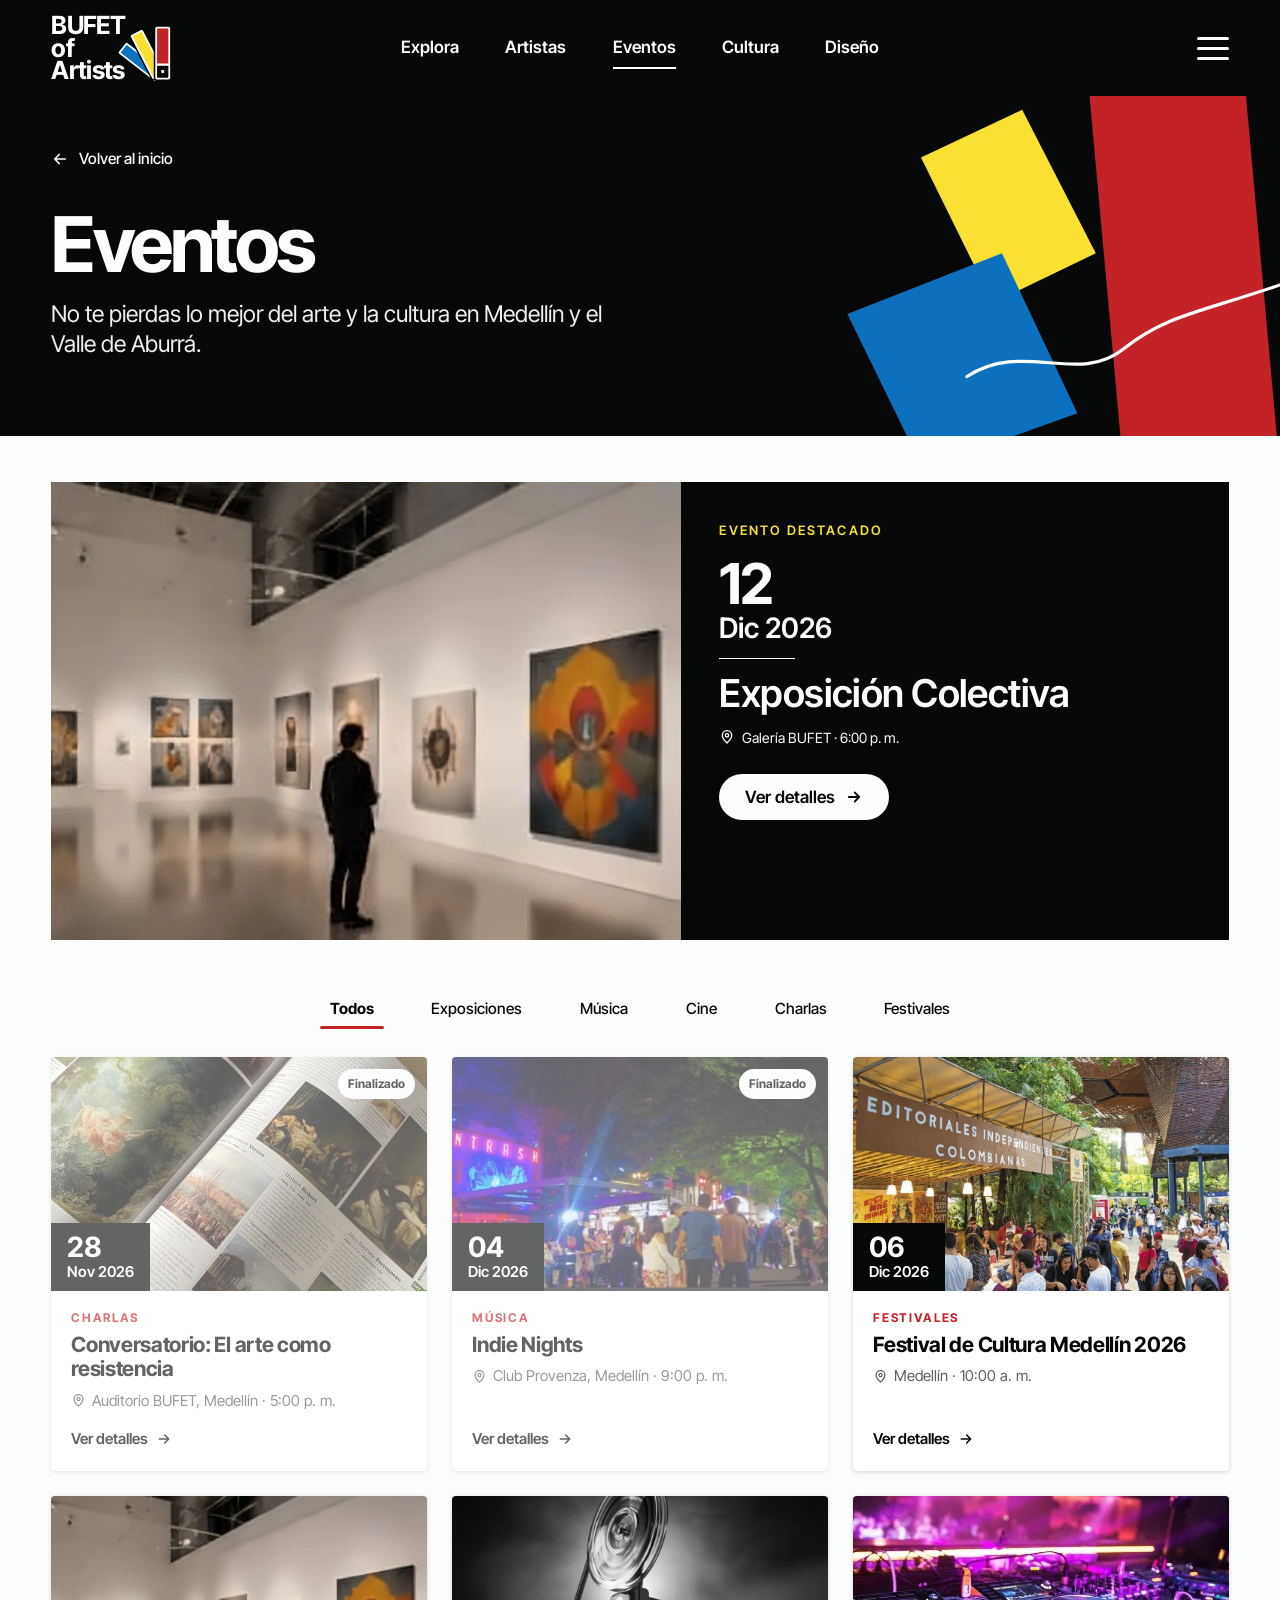
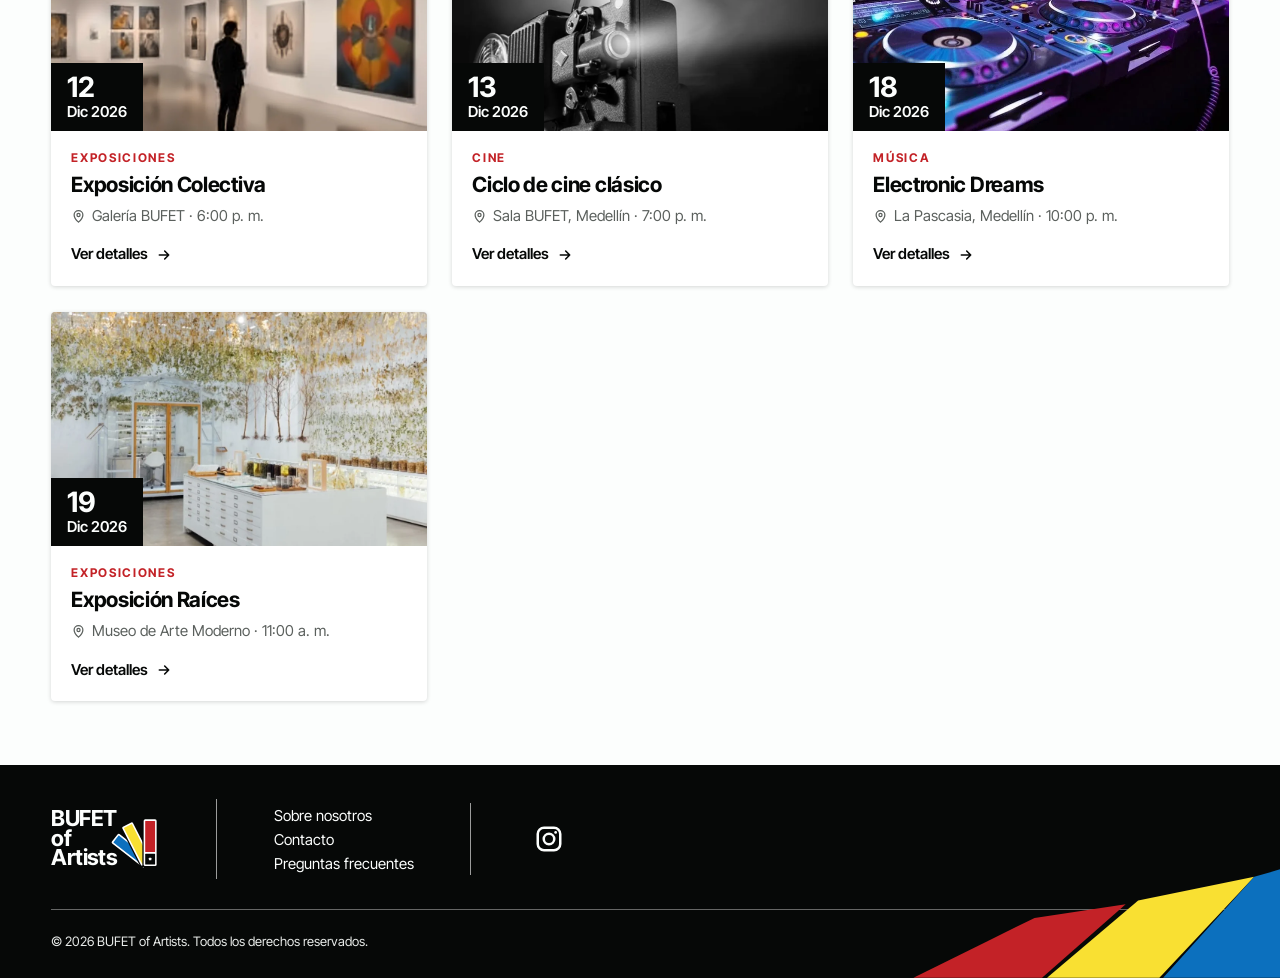
<file: eventos.html>
<!doctype html>
<html lang="es">
<head>
<meta charset="utf-8">
<meta name="viewport" content="width=device-width, initial-scale=1">
<title>Eventos | BUFET of Artists</title>
<meta name="description" content="Agenda de exposiciones, conciertos, cine, charlas y festivales en Medellín y el Valle de Aburrá.">
<meta name="theme-color" content="#060807">
<link rel="icon" href="assets/img/favicon.svg" type="image/svg+xml">
<link rel="apple-touch-icon" href="assets/img/apple-touch-icon.png">
<meta property="og:type" content="website">
<meta property="og:locale" content="es_CO">
<meta property="og:site_name" content="BUFET of Artists">
<meta property="og:title" content="Eventos | BUFET of Artists">
<meta property="og:description" content="Agenda de exposiciones, conciertos, cine, charlas y festivales en Medellín y el Valle de Aburrá.">
<meta property="og:image" content="assets/img/og-image.jpg">
<meta name="twitter:card" content="summary_large_image">
<link rel="preconnect" href="https://fonts.googleapis.com">
<link rel="preconnect" href="https://fonts.gstatic.com" crossorigin>
<link rel="stylesheet" href="https://fonts.googleapis.com/css2?family=Inter+Tight:wght@400;500;600;700;800&amp;display=swap">
<link rel="stylesheet" href="assets/css/styles.css">
</head>
<body>
<a class="sr-only" href="#main">Saltar al contenido</a>
<header class="site-header">
  <div class="container header-inner">
    <a href="index.html" class="logo " aria-label="BUFET of Artists - Inicio"><span aria-hidden="true">BUFET<br>of<br>Artists</span><img src="assets/img/logo-icon.svg" alt="" width="106" height="104"></a>
    <nav class="main-nav" aria-label="Principal"><ul><li><a href="index.html#explora">Explora</a></li><li><a href="artistas.html">Artistas</a></li><li><a href="eventos.html" aria-current="page">Eventos</a></li><li><a href="cultura.html">Cultura</a></li><li><a href="diseno.html">Diseño</a></li></ul></nav>
    <button class="menu-toggle" type="button" aria-label="Abrir menú" aria-expanded="false" aria-controls="menu"><span></span><span></span><span></span></button>
  </div>
</header>
<div class="menu-panel" id="menu" role="dialog" aria-modal="true" aria-label="Menú" aria-hidden="true">
  <div class="container header-inner">
    <a href="index.html" class="logo " aria-label="BUFET of Artists - Inicio"><span aria-hidden="true">BUFET<br>of<br>Artists</span><img src="assets/img/logo-icon.svg" alt="" width="106" height="104"></a>
    <button class="menu-close" type="button" aria-label="Cerrar menú"><svg viewBox="0 0 24 24" fill="none" stroke="currentColor" stroke-width="2.4" stroke-linecap="round" aria-hidden="true"><path d="M6 6l12 12M18 6L6 18"/></svg></button>
  </div>
  <div class="container menu-body">
    <div>
      <p class="menu-label">Explora</p>
      <ul class="menu-links big">
        <li><a href="index.html">Inicio</a></li>
        <li><a href="arte.html">Arte</a></li>
        <li><a href="cultura.html">Cultura</a></li>
        <li><a href="diseno.html">Diseño</a></li>
        <li><a href="musica.html">Música</a></li>
        <li><a href="audiovisual.html">Audiovisual</a></li>
      </ul>
    </div>
    <div>
      <p class="menu-label">BUFET of Artists</p>
      <ul class="menu-links">
        <li><a href="artistas.html">Artistas</a></li>
        <li><a href="eventos.html">Eventos</a></li>
        <li><a href="sobre-nosotros.html">Sobre nosotros</a></li>
        <li><a href="contacto.html">Contacto</a></li>
        <li><a href="preguntas-frecuentes.html">Preguntas frecuentes</a></li>
      </ul>
      <a class="menu-insta" href="https://www.instagram.com/buffetofartists?avpt=MWp3ZmQ1OGY1MWozcQ==" target="_blank" rel="noopener noreferrer"><svg viewBox="0 0 24 24" fill="none" stroke="currentColor" stroke-width="2" aria-hidden="true"><rect x="3" y="3" width="18" height="18" rx="5"/><circle cx="12" cy="12" r="4.2"/><circle cx="17.3" cy="6.7" r="1.1" fill="currentColor" stroke="none"/></svg> Síguenos en Instagram</a>
    </div>
  </div>
  <svg class="menu-shapes" viewBox="0 0 324 96" aria-hidden="true" preserveAspectRatio="xMaxYMax meet"><polygon points="30,96 127,48 200,37 133,96" fill="#c32227"/><polygon points="137,96 210,34 303,15 227,96" fill="#f9e032"/><polygon points="230,96 303,15 324,9 324,96" fill="#0c70be"/></svg>
</div>
<main id="main">
<section class="simple-hero">
  <svg class="hero-shapes" viewBox="0 0 640 420" preserveAspectRatio="xMaxYMid slice" aria-hidden="true"><polygon points="430,-10 600,-10 640,430 470,430" fill="#c32227"/><polygon points="250,92 360,40 440,196 328,250" fill="#f9e032"/><polygon points="170,262 338,196 420,370 252,430" fill="#0c70be"/><path d="M300 330c60-40 120 10 170-30s90-40 200-80" fill="none" stroke="#fcfefd" stroke-width="3.5" stroke-linecap="round"/></svg>
  <div class="container">
    <a class="back-link" href="index.html"><svg viewBox="0 0 24 24" fill="none" stroke="currentColor" stroke-width="2.2" stroke-linecap="round" stroke-linejoin="round" aria-hidden="true"><path d="M19 12H5M11 6l-6 6 6 6"/></svg> Volver al inicio</a>
    <h1>Eventos</h1>
    <p class="lead">No te pierdas lo mejor del arte y la cultura en Medellín y el Valle de Aburrá.</p>
  </div>
</section>
<section class="events-page section-light" aria-label="Calendario de eventos">
  <div class="container">
    <button class="featured-event reveal" type="button" data-modal data-title="Exposición Colectiva" data-subtitle="12 de diciembre de 2026 · 6:00 p. m. · Galería BUFET" data-desc="Una exposición que reúne obras de artistas visuales de Medellín y el Valle de Aburrá: pintura, escultura, dibujo y arte digital en un mismo espacio." data-tag="Exposiciones" data-img="assets/img/eventos/exposicion-colectiva.webp" data-cta="Reservar por WhatsApp" data-wa="Hola BUFET of Artists, quiero información y reservar para: Exposición Colectiva (12 de diciembre de 2026 · 6:00 p. m., Galería BUFET).">
      <span class="fe-media"><img src="assets/img/eventos/exposicion-colectiva.webp" alt="Visitante observando obras en una galería" width="1000" height="726"></span>
      <span class="fe-info">
        <span class="fe-label">Evento destacado</span>
        <span class="event-day">12</span>
        <span class="event-month">Dic 2026</span>
        <hr class="event-rule">
        <span class="event-title">Exposición Colectiva</span>
        <span class="event-place"><svg viewBox="0 0 24 24" fill="none" stroke="currentColor" stroke-width="2" aria-hidden="true"><path d="M12 21s-7-6.2-7-11.5A7 7 0 0 1 19 9.5C19 14.8 12 21 12 21z"/><circle cx="12" cy="9.5" r="2.5"/></svg> Galería BUFET · 6:00 p. m.</span>
        <span class="btn btn-light fe-cta">Ver detalles <svg viewBox="0 0 24 24" fill="none" stroke="currentColor" stroke-width="2.4" stroke-linecap="round" stroke-linejoin="round" aria-hidden="true"><path d="M5 12h14M13 6l6 6-6 6"/></svg></span>
      </span>
    </button>
    <div class="tabs" role="group" aria-label="Filtrar eventos" data-filter-group="ev-grid" data-empty="empty-ev"><button class="tab" type="button" data-filter="todos" aria-pressed="true">Todos</button><button class="tab" type="button" data-filter="exposiciones" aria-pressed="false">Exposiciones</button><button class="tab" type="button" data-filter="musica" aria-pressed="false">Música</button><button class="tab" type="button" data-filter="cine" aria-pressed="false">Cine</button><button class="tab" type="button" data-filter="charlas" aria-pressed="false">Charlas</button><button class="tab" type="button" data-filter="festivales" aria-pressed="false">Festivales</button></div>
    <ul class="ev-grid" id="ev-grid"><li data-cat="charlas"><button class="ev-card" type="button" data-date="2026-11-28" aria-label="Conversatorio: El arte como resistencia, 28 de noviembre de 2026 · 5:00 p. m." data-modal data-title="Conversatorio: El arte como resistencia" data-subtitle="28 de noviembre de 2026 · 5:00 p. m. · Auditorio BUFET, Medellín" data-desc="Un encuentro con artistas, gestores y académicos para reflexionar sobre el papel del arte en la transformación social." data-tag="Charlas" data-img="assets/img/cultura/conversatorio.webp" data-cta="Reservar por WhatsApp" data-wa="Hola BUFET of Artists, quiero información y reservar para: Conversatorio: El arte como resistencia (28 de noviembre de 2026 · 5:00 p. m., Auditorio BUFET, Medellín)."><span class="ev-media"><img src="assets/img/cultura/conversatorio.webp" alt="Conversatorio: El arte como resistencia" loading="lazy"><span class="ev-date"><b>28</b><span>Nov 2026</span></span></span><span class="ev-body"><span class="ev-cat">Charlas</span><span class="ev-title">Conversatorio: El arte como resistencia</span><span class="ev-place"><svg viewBox="0 0 24 24" fill="none" stroke="currentColor" stroke-width="2" aria-hidden="true"><path d="M12 21s-7-6.2-7-11.5A7 7 0 0 1 19 9.5C19 14.8 12 21 12 21z"/><circle cx="12" cy="9.5" r="2.5"/></svg> Auditorio BUFET, Medellín · 5:00 p. m.</span><span class="ev-more">Ver detalles <svg viewBox="0 0 24 24" fill="none" stroke="currentColor" stroke-width="2.4" stroke-linecap="round" stroke-linejoin="round" aria-hidden="true"><path d="M5 12h14M13 6l6 6-6 6"/></svg></span></span></button></li><li data-cat="musica"><button class="ev-card" type="button" data-date="2026-12-04" aria-label="Indie Nights, 4 de diciembre de 2026 · 9:00 p. m." data-modal data-title="Indie Nights" data-subtitle="4 de diciembre de 2026 · 9:00 p. m. · Club Provenza, Medellín" data-desc="Una noche de música independiente con bandas emergentes de Medellín y el Valle de Aburrá." data-tag="Música" data-img="assets/img/musica/indie-nights.webp" data-cta="Reservar por WhatsApp" data-wa="Hola BUFET of Artists, quiero información y reservar para: Indie Nights (4 de diciembre de 2026 · 9:00 p. m., Club Provenza, Medellín)."><span class="ev-media"><img src="assets/img/musica/indie-nights.webp" alt="Indie Nights" loading="lazy"><span class="ev-date"><b>04</b><span>Dic 2026</span></span></span><span class="ev-body"><span class="ev-cat">Música</span><span class="ev-title">Indie Nights</span><span class="ev-place"><svg viewBox="0 0 24 24" fill="none" stroke="currentColor" stroke-width="2" aria-hidden="true"><path d="M12 21s-7-6.2-7-11.5A7 7 0 0 1 19 9.5C19 14.8 12 21 12 21z"/><circle cx="12" cy="9.5" r="2.5"/></svg> Club Provenza, Medellín · 9:00 p. m.</span><span class="ev-more">Ver detalles <svg viewBox="0 0 24 24" fill="none" stroke="currentColor" stroke-width="2.4" stroke-linecap="round" stroke-linejoin="round" aria-hidden="true"><path d="M5 12h14M13 6l6 6-6 6"/></svg></span></span></button></li><li data-cat="festivales"><button class="ev-card" type="button" data-date="2026-12-06" aria-label="Festival de Cultura Medellín 2026, 6 de diciembre de 2026 · 10:00 a. m." data-modal data-title="Festival de Cultura Medellín 2026" data-subtitle="6 de diciembre de 2026 · 10:00 a. m. · Medellín" data-desc="Editoriales independientes, música, charlas y actividades para toda la familia en un festival que celebra la cultura de la ciudad." data-tag="Festivales" data-img="assets/img/cultura/festival-de-cultura.webp" data-cta="Reservar por WhatsApp" data-wa="Hola BUFET of Artists, quiero información y reservar para: Festival de Cultura Medellín 2026 (6 de diciembre de 2026 · 10:00 a. m., Medellín)."><span class="ev-media"><img src="assets/img/cultura/festival-de-cultura.webp" alt="Festival de Cultura Medellín 2026" loading="lazy"><span class="ev-date"><b>06</b><span>Dic 2026</span></span></span><span class="ev-body"><span class="ev-cat">Festivales</span><span class="ev-title">Festival de Cultura Medellín 2026</span><span class="ev-place"><svg viewBox="0 0 24 24" fill="none" stroke="currentColor" stroke-width="2" aria-hidden="true"><path d="M12 21s-7-6.2-7-11.5A7 7 0 0 1 19 9.5C19 14.8 12 21 12 21z"/><circle cx="12" cy="9.5" r="2.5"/></svg> Medellín · 10:00 a. m.</span><span class="ev-more">Ver detalles <svg viewBox="0 0 24 24" fill="none" stroke="currentColor" stroke-width="2.4" stroke-linecap="round" stroke-linejoin="round" aria-hidden="true"><path d="M5 12h14M13 6l6 6-6 6"/></svg></span></span></button></li><li data-cat="exposiciones"><button class="ev-card" type="button" data-date="2026-12-12" aria-label="Exposición Colectiva, 12 de diciembre de 2026 · 6:00 p. m." data-modal data-title="Exposición Colectiva" data-subtitle="12 de diciembre de 2026 · 6:00 p. m. · Galería BUFET" data-desc="Una exposición que reúne obras de artistas visuales de Medellín y el Valle de Aburrá: pintura, escultura, dibujo y arte digital en un mismo espacio." data-tag="Exposiciones" data-img="assets/img/eventos/exposicion-colectiva.webp" data-cta="Reservar por WhatsApp" data-wa="Hola BUFET of Artists, quiero información y reservar para: Exposición Colectiva (12 de diciembre de 2026 · 6:00 p. m., Galería BUFET)."><span class="ev-media"><img src="assets/img/eventos/exposicion-colectiva.webp" alt="Exposición Colectiva" loading="lazy"><span class="ev-date"><b>12</b><span>Dic 2026</span></span></span><span class="ev-body"><span class="ev-cat">Exposiciones</span><span class="ev-title">Exposición Colectiva</span><span class="ev-place"><svg viewBox="0 0 24 24" fill="none" stroke="currentColor" stroke-width="2" aria-hidden="true"><path d="M12 21s-7-6.2-7-11.5A7 7 0 0 1 19 9.5C19 14.8 12 21 12 21z"/><circle cx="12" cy="9.5" r="2.5"/></svg> Galería BUFET · 6:00 p. m.</span><span class="ev-more">Ver detalles <svg viewBox="0 0 24 24" fill="none" stroke="currentColor" stroke-width="2.4" stroke-linecap="round" stroke-linejoin="round" aria-hidden="true"><path d="M5 12h14M13 6l6 6-6 6"/></svg></span></span></button></li><li data-cat="cine"><button class="ev-card" type="button" data-date="2026-12-13" aria-label="Ciclo de cine clásico, 13 de diciembre de 2026 · 7:00 p. m." data-modal data-title="Ciclo de cine clásico" data-subtitle="13 de diciembre de 2026 · 7:00 p. m. · Sala BUFET, Medellín" data-desc="Proyecciones de grandes clásicos del cine acompañadas de conversatorios después de cada función." data-tag="Cine" data-img="assets/img/cultura/ciclo-de-cine.webp" data-cta="Reservar por WhatsApp" data-wa="Hola BUFET of Artists, quiero información y reservar para: Ciclo de cine clásico (13 de diciembre de 2026 · 7:00 p. m., Sala BUFET, Medellín)."><span class="ev-media"><img src="assets/img/cultura/ciclo-de-cine.webp" alt="Ciclo de cine clásico" loading="lazy"><span class="ev-date"><b>13</b><span>Dic 2026</span></span></span><span class="ev-body"><span class="ev-cat">Cine</span><span class="ev-title">Ciclo de cine clásico</span><span class="ev-place"><svg viewBox="0 0 24 24" fill="none" stroke="currentColor" stroke-width="2" aria-hidden="true"><path d="M12 21s-7-6.2-7-11.5A7 7 0 0 1 19 9.5C19 14.8 12 21 12 21z"/><circle cx="12" cy="9.5" r="2.5"/></svg> Sala BUFET, Medellín · 7:00 p. m.</span><span class="ev-more">Ver detalles <svg viewBox="0 0 24 24" fill="none" stroke="currentColor" stroke-width="2.4" stroke-linecap="round" stroke-linejoin="round" aria-hidden="true"><path d="M5 12h14M13 6l6 6-6 6"/></svg></span></span></button></li><li data-cat="musica"><button class="ev-card" type="button" data-date="2026-12-18" aria-label="Electronic Dreams, 18 de diciembre de 2026 · 10:00 p. m." data-modal data-title="Electronic Dreams" data-subtitle="18 de diciembre de 2026 · 10:00 p. m. · La Pascasia, Medellín" data-desc="Sesión de música electrónica con DJs y productores locales." data-tag="Música" data-img="assets/img/musica/electronic-dreams.webp" data-cta="Reservar por WhatsApp" data-wa="Hola BUFET of Artists, quiero información y reservar para: Electronic Dreams (18 de diciembre de 2026 · 10:00 p. m., La Pascasia, Medellín)."><span class="ev-media"><img src="assets/img/musica/electronic-dreams.webp" alt="Electronic Dreams" loading="lazy"><span class="ev-date"><b>18</b><span>Dic 2026</span></span></span><span class="ev-body"><span class="ev-cat">Música</span><span class="ev-title">Electronic Dreams</span><span class="ev-place"><svg viewBox="0 0 24 24" fill="none" stroke="currentColor" stroke-width="2" aria-hidden="true"><path d="M12 21s-7-6.2-7-11.5A7 7 0 0 1 19 9.5C19 14.8 12 21 12 21z"/><circle cx="12" cy="9.5" r="2.5"/></svg> La Pascasia, Medellín · 10:00 p. m.</span><span class="ev-more">Ver detalles <svg viewBox="0 0 24 24" fill="none" stroke="currentColor" stroke-width="2.4" stroke-linecap="round" stroke-linejoin="round" aria-hidden="true"><path d="M5 12h14M13 6l6 6-6 6"/></svg></span></span></button></li><li data-cat="exposiciones"><button class="ev-card" type="button" data-date="2026-12-19" aria-label="Exposición Raíces, 19 de diciembre de 2026 · 11:00 a. m." data-modal data-title="Exposición Raíces" data-subtitle="19 de diciembre de 2026 · 11:00 a. m. · Museo de Arte Moderno" data-desc="Una muestra que recorre la relación entre la naturaleza, el territorio y la memoria a través de instalaciones y archivos vivos." data-tag="Exposiciones" data-img="assets/img/cultura/exposicion-raices.webp" data-cta="Reservar por WhatsApp" data-wa="Hola BUFET of Artists, quiero información y reservar para: Exposición Raíces (19 de diciembre de 2026 · 11:00 a. m., Museo de Arte Moderno)."><span class="ev-media"><img src="assets/img/cultura/exposicion-raices.webp" alt="Exposición Raíces" loading="lazy"><span class="ev-date"><b>19</b><span>Dic 2026</span></span></span><span class="ev-body"><span class="ev-cat">Exposiciones</span><span class="ev-title">Exposición Raíces</span><span class="ev-place"><svg viewBox="0 0 24 24" fill="none" stroke="currentColor" stroke-width="2" aria-hidden="true"><path d="M12 21s-7-6.2-7-11.5A7 7 0 0 1 19 9.5C19 14.8 12 21 12 21z"/><circle cx="12" cy="9.5" r="2.5"/></svg> Museo de Arte Moderno · 11:00 a. m.</span><span class="ev-more">Ver detalles <svg viewBox="0 0 24 24" fill="none" stroke="currentColor" stroke-width="2.4" stroke-linecap="round" stroke-linejoin="round" aria-hidden="true"><path d="M5 12h14M13 6l6 6-6 6"/></svg></span></span></button></li></ul>
    <p class="empty-state" id="empty-ev" hidden>No hay eventos en esta categoría por ahora. <a href="contacto.html">Escríbenos</a> para conocer la próxima agenda.</p>
  </div>
</section>
</main>
<footer class="site-footer">
  <div class="container">
    <div class="footer-top">
      <a href="index.html" class="logo " aria-label="BUFET of Artists - Inicio"><span aria-hidden="true">BUFET<br>of<br>Artists</span><img src="assets/img/logo-icon.svg" alt="" width="106" height="104"></a>
      <ul class="footer-links">
        <li><a href="sobre-nosotros.html">Sobre nosotros</a></li>
        <li><a href="contacto.html">Contacto</a></li>
        <li><a href="preguntas-frecuentes.html">Preguntas frecuentes</a></li>
      </ul>
      <div class="footer-social">
        <a class="social-link" href="https://www.instagram.com/buffetofartists?avpt=MWp3ZmQ1OGY1MWozcQ==" target="_blank" rel="noopener noreferrer" aria-label="Instagram de BUFET of Artists"><svg viewBox="0 0 24 24" fill="none" stroke="currentColor" stroke-width="2" aria-hidden="true"><rect x="3" y="3" width="18" height="18" rx="5"/><circle cx="12" cy="12" r="4.2"/><circle cx="17.3" cy="6.7" r="1.1" fill="currentColor" stroke="none"/></svg></a>
      </div>
    </div>
    <div class="footer-bottom"><p>© <span data-year>2026</span> BUFET of Artists. Todos los derechos reservados.</p></div>
  </div>
  <svg class="footer-stripes" viewBox="0 0 324 96" aria-hidden="true" preserveAspectRatio="xMaxYMax meet"><polygon points="30,96 127,48 200,37 133,96" fill="#c32227"/><polygon points="137,96 210,34 303,15 227,96" fill="#f9e032"/><polygon points="230,96 303,15 324,9 324,96" fill="#0c70be"/></svg>
</footer>
<script src="assets/js/main.js" defer></script>
</body>
</html>
</file>
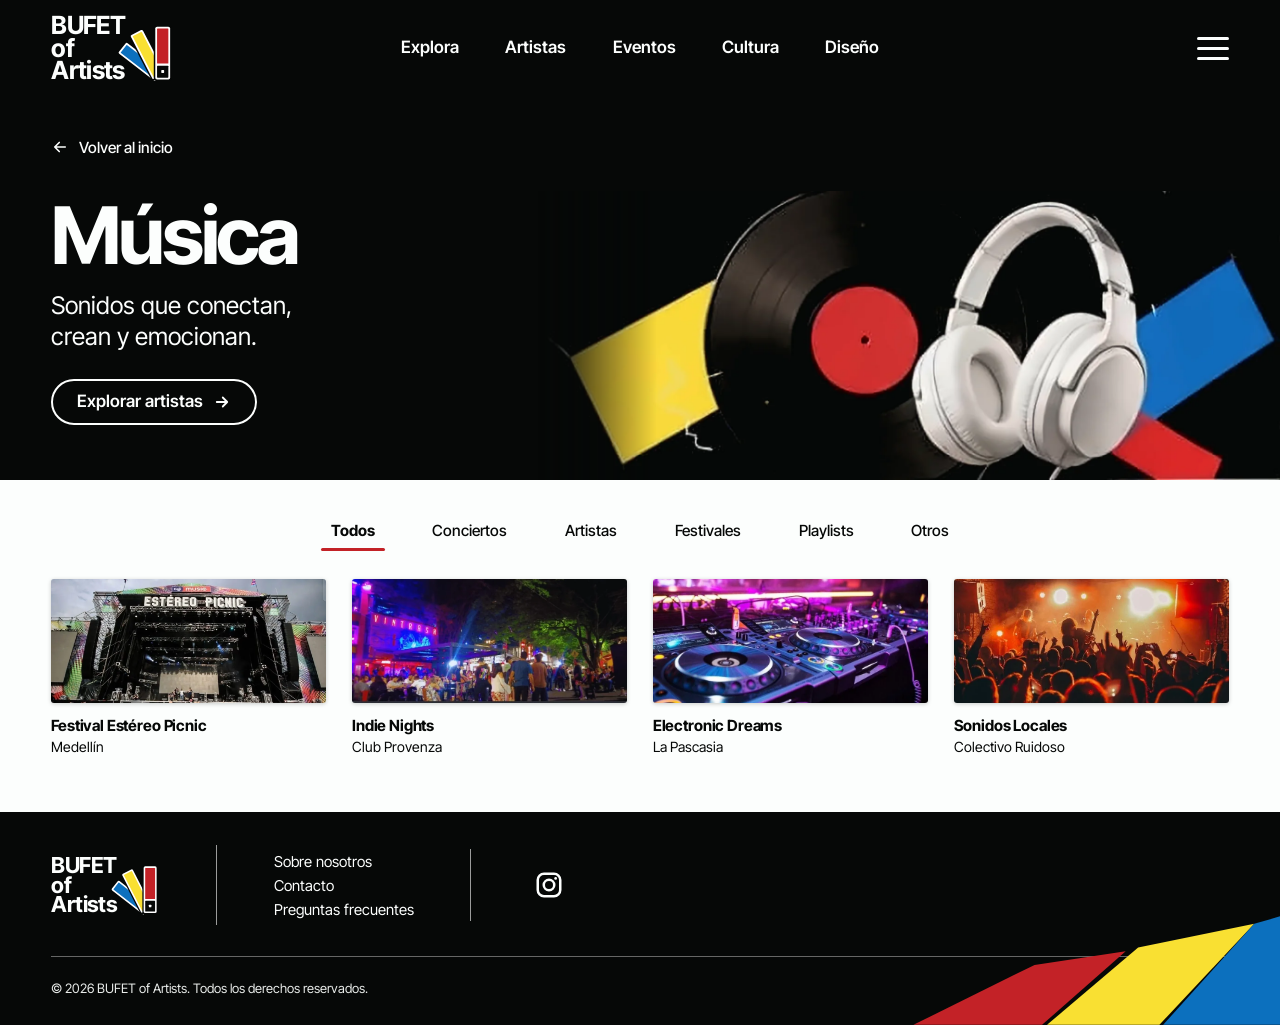
<file: musica.html>
<!doctype html>
<html lang="es">
<head>
<meta charset="utf-8">
<meta name="viewport" content="width=device-width, initial-scale=1">
<title>Música | BUFET of Artists</title>
<meta name="description" content="Conciertos, festivales y artistas de la escena musical de Medellín y el Valle de Aburrá.">
<meta name="theme-color" content="#060807">
<link rel="icon" href="assets/img/favicon.svg" type="image/svg+xml">
<link rel="apple-touch-icon" href="assets/img/apple-touch-icon.png">
<meta property="og:type" content="website">
<meta property="og:locale" content="es_CO">
<meta property="og:site_name" content="BUFET of Artists">
<meta property="og:title" content="Música | BUFET of Artists">
<meta property="og:description" content="Conciertos, festivales y artistas de la escena musical de Medellín y el Valle de Aburrá.">
<meta property="og:image" content="assets/img/og-image.jpg">
<meta name="twitter:card" content="summary_large_image">
<link rel="preconnect" href="https://fonts.googleapis.com">
<link rel="preconnect" href="https://fonts.gstatic.com" crossorigin>
<link rel="stylesheet" href="https://fonts.googleapis.com/css2?family=Inter+Tight:wght@400;500;600;700;800&amp;display=swap">
<link rel="stylesheet" href="assets/css/styles.css">
<link rel="preload" as="image" href="assets/img/hero/musica.webp" fetchpriority="high">
</head>
<body>
<a class="sr-only" href="#main">Saltar al contenido</a>
<header class="site-header">
  <div class="container header-inner">
    <a href="index.html" class="logo " aria-label="BUFET of Artists - Inicio"><span aria-hidden="true">BUFET<br>of<br>Artists</span><img src="assets/img/logo-icon.svg" alt="" width="106" height="104"></a>
    <nav class="main-nav" aria-label="Principal"><ul><li><a href="index.html#explora">Explora</a></li><li><a href="artistas.html">Artistas</a></li><li><a href="eventos.html">Eventos</a></li><li><a href="cultura.html">Cultura</a></li><li><a href="diseno.html">Diseño</a></li></ul></nav>
    <button class="menu-toggle" type="button" aria-label="Abrir menú" aria-expanded="false" aria-controls="menu"><span></span><span></span><span></span></button>
  </div>
</header>
<div class="menu-panel" id="menu" role="dialog" aria-modal="true" aria-label="Menú" aria-hidden="true">
  <div class="container header-inner">
    <a href="index.html" class="logo " aria-label="BUFET of Artists - Inicio"><span aria-hidden="true">BUFET<br>of<br>Artists</span><img src="assets/img/logo-icon.svg" alt="" width="106" height="104"></a>
    <button class="menu-close" type="button" aria-label="Cerrar menú"><svg viewBox="0 0 24 24" fill="none" stroke="currentColor" stroke-width="2.4" stroke-linecap="round" aria-hidden="true"><path d="M6 6l12 12M18 6L6 18"/></svg></button>
  </div>
  <div class="container menu-body">
    <div>
      <p class="menu-label">Explora</p>
      <ul class="menu-links big">
        <li><a href="index.html">Inicio</a></li>
        <li><a href="arte.html">Arte</a></li>
        <li><a href="cultura.html">Cultura</a></li>
        <li><a href="diseno.html">Diseño</a></li>
        <li><a href="musica.html">Música</a></li>
        <li><a href="audiovisual.html">Audiovisual</a></li>
      </ul>
    </div>
    <div>
      <p class="menu-label">BUFET of Artists</p>
      <ul class="menu-links">
        <li><a href="artistas.html">Artistas</a></li>
        <li><a href="eventos.html">Eventos</a></li>
        <li><a href="sobre-nosotros.html">Sobre nosotros</a></li>
        <li><a href="contacto.html">Contacto</a></li>
        <li><a href="preguntas-frecuentes.html">Preguntas frecuentes</a></li>
      </ul>
      <a class="menu-insta" href="https://www.instagram.com/buffetofartists?avpt=MWp3ZmQ1OGY1MWozcQ==" target="_blank" rel="noopener noreferrer"><svg viewBox="0 0 24 24" fill="none" stroke="currentColor" stroke-width="2" aria-hidden="true"><rect x="3" y="3" width="18" height="18" rx="5"/><circle cx="12" cy="12" r="4.2"/><circle cx="17.3" cy="6.7" r="1.1" fill="currentColor" stroke="none"/></svg> Síguenos en Instagram</a>
    </div>
  </div>
  <svg class="menu-shapes" viewBox="0 0 324 96" aria-hidden="true" preserveAspectRatio="xMaxYMax meet"><polygon points="30,96 127,48 200,37 133,96" fill="#c32227"/><polygon points="137,96 210,34 303,15 227,96" fill="#f9e032"/><polygon points="230,96 303,15 324,9 324,96" fill="#0c70be"/></svg>
</div>
<main id="main">
<section class="page-hero page-hero--wide">
  <div class="container page-hero-content">
    <a class="back-link" href="index.html"><svg viewBox="0 0 24 24" fill="none" stroke="currentColor" stroke-width="2.2" stroke-linecap="round" stroke-linejoin="round" aria-hidden="true"><path d="M19 12H5M11 6l-6 6 6 6"/></svg> Volver al inicio</a>
    <h1 class="page-title">Música</h1>
    <p class="page-sub">Sonidos que conectan,<br>crean y emocionan.</p>
    <a class="btn btn-outline-light" href="#contenido">Explorar artistas <svg viewBox="0 0 24 24" fill="none" stroke="currentColor" stroke-width="2.4" stroke-linecap="round" stroke-linejoin="round" aria-hidden="true"><path d="M5 12h14M13 6l6 6-6 6"/></svg></a>
  </div>
  <div class="page-hero-media"><img src="assets/img/hero/musica.webp" alt="Disco de vinilo y audífonos blancos sobre formas amarillas, azules y rojas" width="1600" height="622" fetchpriority="high"></div>
</section>

<section class="gallery section-light" id="contenido" aria-label="Contenido de Música">
  <div class="container">
    <div class="tabs" role="group" aria-label="Filtrar por categoría" data-filter-group="grid-musica" data-empty="empty-musica"><button class="tab" type="button" data-filter="todos" aria-pressed="true">Todos</button><button class="tab" type="button" data-filter="conciertos" aria-pressed="false">Conciertos</button><button class="tab" type="button" data-filter="artistas" aria-pressed="false">Artistas</button><button class="tab" type="button" data-filter="festivales" aria-pressed="false">Festivales</button><button class="tab" type="button" data-filter="playlists" aria-pressed="false">Playlists</button><button class="tab" type="button" data-filter="otros" aria-pressed="false">Otros</button></div>
    <ul class="card-grid card-grid--wide" id="grid-musica"><li data-cat="festivales"><button class="card" type="button" aria-label="Ver detalles de Festival Estéreo Picnic" data-modal data-title="Festival Estéreo Picnic" data-subtitle="Medellín" data-desc="Música en vivo, grandes escenarios y artistas nacionales e internacionales en uno de los festivales más esperados del año." data-tag="Festivales" data-img="assets/img/musica/estereo-picnic.webp"><span class="card-media"><img src="assets/img/musica/estereo-picnic.webp" alt="Festival Estéreo Picnic" loading="lazy"></span><span class="card-title">Festival Estéreo Picnic</span><span class="card-sub">Medellín</span></button></li><li data-cat="conciertos"><button class="card" type="button" aria-label="Ver detalles de Indie Nights" data-modal data-title="Indie Nights" data-subtitle="Club Provenza" data-desc="Noches de música independiente con bandas emergentes de Medellín y el Valle de Aburrá." data-tag="Conciertos" data-img="assets/img/musica/indie-nights.webp"><span class="card-media"><img src="assets/img/musica/indie-nights.webp" alt="Indie Nights" loading="lazy"></span><span class="card-title">Indie Nights</span><span class="card-sub">Club Provenza</span></button></li><li data-cat="conciertos"><button class="card" type="button" aria-label="Ver detalles de Electronic Dreams" data-modal data-title="Electronic Dreams" data-subtitle="La Pascasia" data-desc="Sesiones de música electrónica con DJs y productores locales." data-tag="Conciertos" data-img="assets/img/musica/electronic-dreams.webp"><span class="card-media"><img src="assets/img/musica/electronic-dreams.webp" alt="Electronic Dreams" loading="lazy"></span><span class="card-title">Electronic Dreams</span><span class="card-sub">La Pascasia</span></button></li><li data-cat="artistas"><button class="card" type="button" aria-label="Ver detalles de Sonidos Locales" data-modal data-title="Sonidos Locales" data-subtitle="Colectivo Ruidoso" data-desc="Un colectivo que reúne a músicos de la ciudad para compartir escenario y nuevas propuestas sonoras." data-tag="Artistas" data-img="assets/img/musica/sonidos-locales.webp"><span class="card-media"><img src="assets/img/musica/sonidos-locales.webp" alt="Sonidos Locales" loading="lazy"></span><span class="card-title">Sonidos Locales</span><span class="card-sub">Colectivo Ruidoso</span></button></li></ul>
    <p class="empty-state" id="empty-musica" hidden>Muy pronto encontrarás contenido en esta categoría. ¿Quieres hacer parte? <a href="contacto.html">Escríbenos</a>.</p>
  </div>
</section>
</main>
<footer class="site-footer">
  <div class="container">
    <div class="footer-top">
      <a href="index.html" class="logo " aria-label="BUFET of Artists - Inicio"><span aria-hidden="true">BUFET<br>of<br>Artists</span><img src="assets/img/logo-icon.svg" alt="" width="106" height="104"></a>
      <ul class="footer-links">
        <li><a href="sobre-nosotros.html">Sobre nosotros</a></li>
        <li><a href="contacto.html">Contacto</a></li>
        <li><a href="preguntas-frecuentes.html">Preguntas frecuentes</a></li>
      </ul>
      <div class="footer-social">
        <a class="social-link" href="https://www.instagram.com/buffetofartists?avpt=MWp3ZmQ1OGY1MWozcQ==" target="_blank" rel="noopener noreferrer" aria-label="Instagram de BUFET of Artists"><svg viewBox="0 0 24 24" fill="none" stroke="currentColor" stroke-width="2" aria-hidden="true"><rect x="3" y="3" width="18" height="18" rx="5"/><circle cx="12" cy="12" r="4.2"/><circle cx="17.3" cy="6.7" r="1.1" fill="currentColor" stroke="none"/></svg></a>
      </div>
    </div>
    <div class="footer-bottom"><p>© <span data-year>2026</span> BUFET of Artists. Todos los derechos reservados.</p></div>
  </div>
  <svg class="footer-stripes" viewBox="0 0 324 96" aria-hidden="true" preserveAspectRatio="xMaxYMax meet"><polygon points="30,96 127,48 200,37 133,96" fill="#c32227"/><polygon points="137,96 210,34 303,15 227,96" fill="#f9e032"/><polygon points="230,96 303,15 324,9 324,96" fill="#0c70be"/></svg>
</footer>
<script src="assets/js/main.js" defer></script>
</body>
</html>
</file>
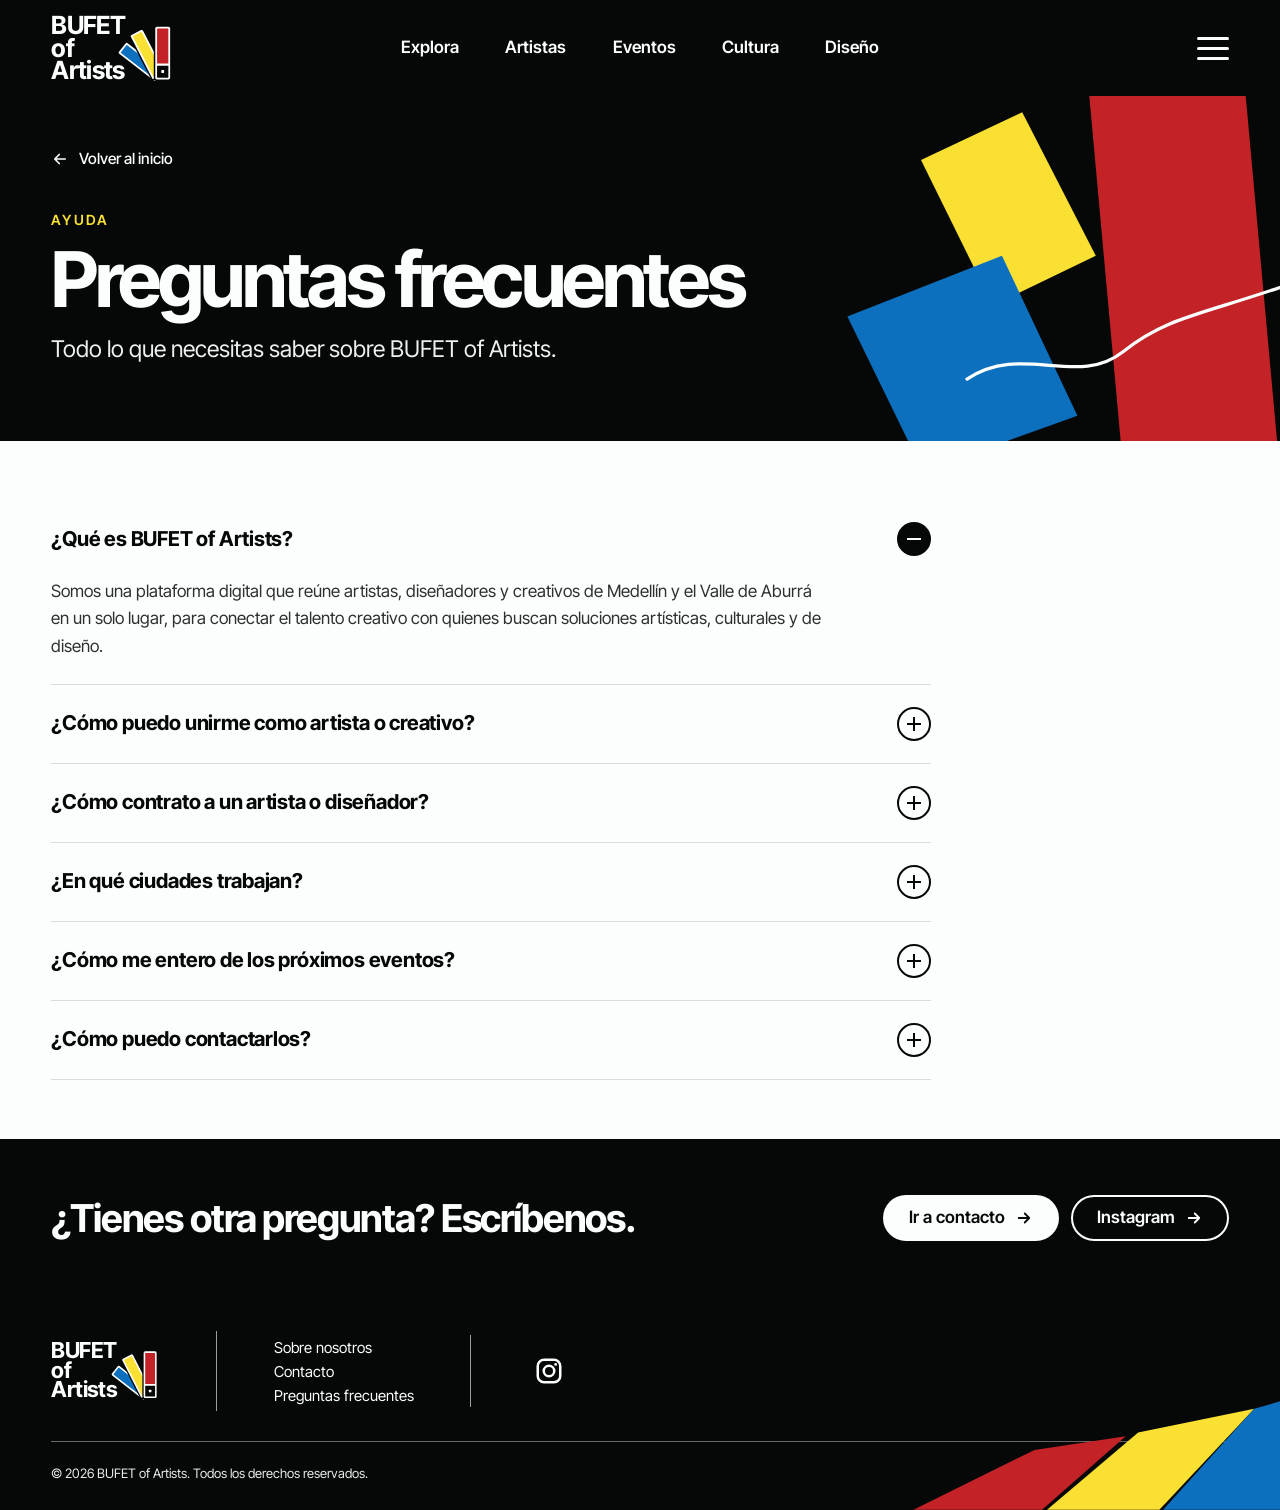
<file: preguntas-frecuentes.html>
<!doctype html>
<html lang="es">
<head>
<meta charset="utf-8">
<meta name="viewport" content="width=device-width, initial-scale=1">
<title>Preguntas frecuentes | BUFET of Artists</title>
<meta name="description" content="Resolvemos tus dudas sobre BUFET of Artists: cómo unirte como artista, cómo contratar talento creativo y cómo contactarnos.">
<meta name="theme-color" content="#060807">
<link rel="icon" href="assets/img/favicon.svg" type="image/svg+xml">
<link rel="apple-touch-icon" href="assets/img/apple-touch-icon.png">
<meta property="og:type" content="website">
<meta property="og:locale" content="es_CO">
<meta property="og:site_name" content="BUFET of Artists">
<meta property="og:title" content="Preguntas frecuentes | BUFET of Artists">
<meta property="og:description" content="Resolvemos tus dudas sobre BUFET of Artists: cómo unirte como artista, cómo contratar talento creativo y cómo contactarnos.">
<meta property="og:image" content="assets/img/og-image.jpg">
<meta name="twitter:card" content="summary_large_image">
<link rel="preconnect" href="https://fonts.googleapis.com">
<link rel="preconnect" href="https://fonts.gstatic.com" crossorigin>
<link rel="stylesheet" href="https://fonts.googleapis.com/css2?family=Inter+Tight:wght@400;500;600;700;800&amp;display=swap">
<link rel="stylesheet" href="assets/css/styles.css">
</head>
<body>
<a class="sr-only" href="#main">Saltar al contenido</a>
<header class="site-header">
  <div class="container header-inner">
    <a href="index.html" class="logo " aria-label="BUFET of Artists - Inicio"><span aria-hidden="true">BUFET<br>of<br>Artists</span><img src="assets/img/logo-icon.svg" alt="" width="106" height="104"></a>
    <nav class="main-nav" aria-label="Principal"><ul><li><a href="index.html#explora">Explora</a></li><li><a href="artistas.html">Artistas</a></li><li><a href="eventos.html">Eventos</a></li><li><a href="cultura.html">Cultura</a></li><li><a href="diseno.html">Diseño</a></li></ul></nav>
    <button class="menu-toggle" type="button" aria-label="Abrir menú" aria-expanded="false" aria-controls="menu"><span></span><span></span><span></span></button>
  </div>
</header>
<div class="menu-panel" id="menu" role="dialog" aria-modal="true" aria-label="Menú" aria-hidden="true">
  <div class="container header-inner">
    <a href="index.html" class="logo " aria-label="BUFET of Artists - Inicio"><span aria-hidden="true">BUFET<br>of<br>Artists</span><img src="assets/img/logo-icon.svg" alt="" width="106" height="104"></a>
    <button class="menu-close" type="button" aria-label="Cerrar menú"><svg viewBox="0 0 24 24" fill="none" stroke="currentColor" stroke-width="2.4" stroke-linecap="round" aria-hidden="true"><path d="M6 6l12 12M18 6L6 18"/></svg></button>
  </div>
  <div class="container menu-body">
    <div>
      <p class="menu-label">Explora</p>
      <ul class="menu-links big">
        <li><a href="index.html">Inicio</a></li>
        <li><a href="arte.html">Arte</a></li>
        <li><a href="cultura.html">Cultura</a></li>
        <li><a href="diseno.html">Diseño</a></li>
        <li><a href="musica.html">Música</a></li>
        <li><a href="audiovisual.html">Audiovisual</a></li>
      </ul>
    </div>
    <div>
      <p class="menu-label">BUFET of Artists</p>
      <ul class="menu-links">
        <li><a href="artistas.html">Artistas</a></li>
        <li><a href="eventos.html">Eventos</a></li>
        <li><a href="sobre-nosotros.html">Sobre nosotros</a></li>
        <li><a href="contacto.html">Contacto</a></li>
        <li><a href="preguntas-frecuentes.html">Preguntas frecuentes</a></li>
      </ul>
      <a class="menu-insta" href="https://www.instagram.com/buffetofartists?avpt=MWp3ZmQ1OGY1MWozcQ==" target="_blank" rel="noopener noreferrer"><svg viewBox="0 0 24 24" fill="none" stroke="currentColor" stroke-width="2" aria-hidden="true"><rect x="3" y="3" width="18" height="18" rx="5"/><circle cx="12" cy="12" r="4.2"/><circle cx="17.3" cy="6.7" r="1.1" fill="currentColor" stroke="none"/></svg> Síguenos en Instagram</a>
    </div>
  </div>
  <svg class="menu-shapes" viewBox="0 0 324 96" aria-hidden="true" preserveAspectRatio="xMaxYMax meet"><polygon points="30,96 127,48 200,37 133,96" fill="#c32227"/><polygon points="137,96 210,34 303,15 227,96" fill="#f9e032"/><polygon points="230,96 303,15 324,9 324,96" fill="#0c70be"/></svg>
</div>
<main id="main">
<section class="simple-hero">
  <svg class="hero-shapes" viewBox="0 0 640 420" preserveAspectRatio="xMaxYMid slice" aria-hidden="true"><polygon points="430,-10 600,-10 640,430 470,430" fill="#c32227"/><polygon points="250,92 360,40 440,196 328,250" fill="#f9e032"/><polygon points="170,262 338,196 420,370 252,430" fill="#0c70be"/><path d="M300 330c60-40 120 10 170-30s90-40 200-80" fill="none" stroke="#fcfefd" stroke-width="3.5" stroke-linecap="round"/></svg>
  <div class="container">
    <a class="back-link" href="index.html"><svg viewBox="0 0 24 24" fill="none" stroke="currentColor" stroke-width="2.2" stroke-linecap="round" stroke-linejoin="round" aria-hidden="true"><path d="M19 12H5M11 6l-6 6 6 6"/></svg> Volver al inicio</a>
    <span class="eyebrow">Ayuda</span>
    <h1>Preguntas frecuentes</h1>
    <p class="lead">Todo lo que necesitas saber sobre BUFET of Artists.</p>
  </div>
</section>
<section class="faq section-light" aria-label="Preguntas frecuentes">
  <div class="container"><div class="faq-list"><details class="faq-item" open><summary>¿Qué es BUFET of Artists?<span class="plus" aria-hidden="true"></span></summary><div class="answer"><p>Somos una plataforma digital que reúne artistas, diseñadores y creativos de Medellín y el Valle de Aburrá en un solo lugar, para conectar el talento creativo con quienes buscan soluciones artísticas, culturales y de diseño.</p></div></details><details class="faq-item"><summary>¿Cómo puedo unirme como artista o creativo?<span class="plus" aria-hidden="true"></span></summary><div class="answer"><p>Escríbenos por WhatsApp a cualquiera de nuestras <a href="contacto.html">líneas de contacto</a> o por Instagram con tu nombre, tu disciplina y enlaces a tu trabajo. Nuestro equipo revisará tu perfil y se pondrá en contacto contigo.</p></div></details><details class="faq-item"><summary>¿Cómo contrato a un artista o diseñador?<span class="plus" aria-hidden="true"></span></summary><div class="answer"><p>Explora los perfiles en <a href="artistas.html">Artistas</a> o en cada categoría y escríbenos contando tu idea, las fechas y el tipo de proyecto. Te ayudamos a encontrar el talento ideal.</p></div></details><details class="faq-item"><summary>¿En qué ciudades trabajan?<span class="plus" aria-hidden="true"></span></summary><div class="answer"><p>Reunimos talento de Medellín y todo el Valle de Aburrá. Si tu proyecto es en otra ciudad, escríbenos y lo revisamos juntos.</p></div></details><details class="faq-item"><summary>¿Cómo me entero de los próximos eventos?<span class="plus" aria-hidden="true"></span></summary><div class="answer"><p>En la sección <a href="eventos.html">Eventos</a> publicamos la agenda de exposiciones, conciertos, cine, charlas y festivales. También compartimos novedades en nuestro Instagram.</p></div></details><details class="faq-item"><summary>¿Cómo puedo contactarlos?<span class="plus" aria-hidden="true"></span></summary><div class="answer"><p>Por WhatsApp o llamada a las líneas 310 5991355, 300 6226345, 305 3441075, 314 8763051, 302 8569863 y 312 7350212, o por <a href="https://www.instagram.com/buffetofartists?avpt=MWp3ZmQ1OGY1MWozcQ==" target="_blank" rel="noopener noreferrer">Instagram</a>.</p></div></details></div></div>
</section>
<section class="cta-band section-dark">
  <div class="container">
    <h2>¿Tienes otra pregunta? Escríbenos.</h2>
    <div class="cta-actions">
      <a class="btn btn-light" href="contacto.html">Ir a contacto <svg viewBox="0 0 24 24" fill="none" stroke="currentColor" stroke-width="2.4" stroke-linecap="round" stroke-linejoin="round" aria-hidden="true"><path d="M5 12h14M13 6l6 6-6 6"/></svg></a>
      <a class="btn btn-outline-light" href="https://www.instagram.com/buffetofartists?avpt=MWp3ZmQ1OGY1MWozcQ==" target="_blank" rel="noopener noreferrer">Instagram <svg viewBox="0 0 24 24" fill="none" stroke="currentColor" stroke-width="2.4" stroke-linecap="round" stroke-linejoin="round" aria-hidden="true"><path d="M5 12h14M13 6l6 6-6 6"/></svg></a>
    </div>
  </div>
</section>
</main>
<footer class="site-footer">
  <div class="container">
    <div class="footer-top">
      <a href="index.html" class="logo " aria-label="BUFET of Artists - Inicio"><span aria-hidden="true">BUFET<br>of<br>Artists</span><img src="assets/img/logo-icon.svg" alt="" width="106" height="104"></a>
      <ul class="footer-links">
        <li><a href="sobre-nosotros.html">Sobre nosotros</a></li>
        <li><a href="contacto.html">Contacto</a></li>
        <li><a href="preguntas-frecuentes.html">Preguntas frecuentes</a></li>
      </ul>
      <div class="footer-social">
        <a class="social-link" href="https://www.instagram.com/buffetofartists?avpt=MWp3ZmQ1OGY1MWozcQ==" target="_blank" rel="noopener noreferrer" aria-label="Instagram de BUFET of Artists"><svg viewBox="0 0 24 24" fill="none" stroke="currentColor" stroke-width="2" aria-hidden="true"><rect x="3" y="3" width="18" height="18" rx="5"/><circle cx="12" cy="12" r="4.2"/><circle cx="17.3" cy="6.7" r="1.1" fill="currentColor" stroke="none"/></svg></a>
      </div>
    </div>
    <div class="footer-bottom"><p>© <span data-year>2026</span> BUFET of Artists. Todos los derechos reservados.</p></div>
  </div>
  <svg class="footer-stripes" viewBox="0 0 324 96" aria-hidden="true" preserveAspectRatio="xMaxYMax meet"><polygon points="30,96 127,48 200,37 133,96" fill="#c32227"/><polygon points="137,96 210,34 303,15 227,96" fill="#f9e032"/><polygon points="230,96 303,15 324,9 324,96" fill="#0c70be"/></svg>
</footer>
<script src="assets/js/main.js" defer></script>
</body>
</html>
</file>
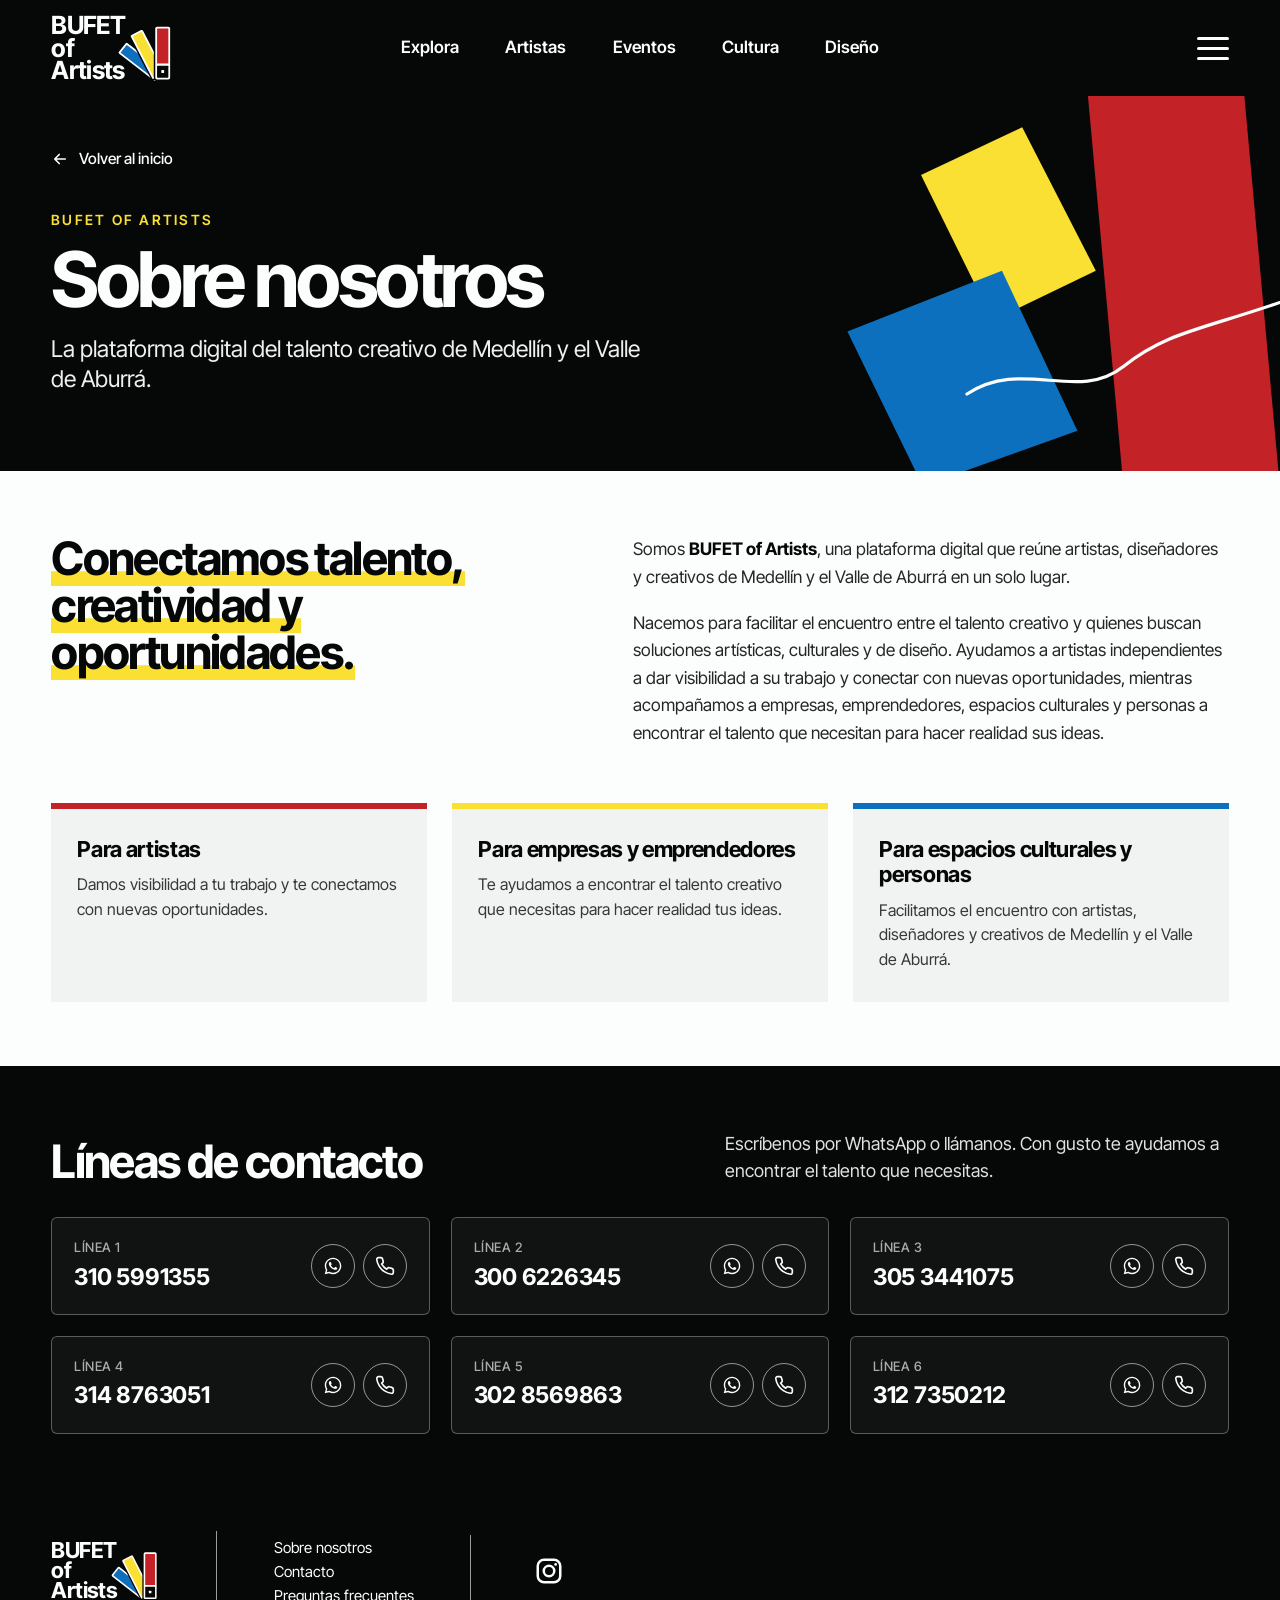
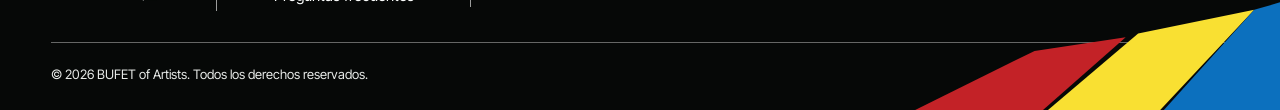
<file: sobre-nosotros.html>
<!doctype html>
<html lang="es">
<head>
<meta charset="utf-8">
<meta name="viewport" content="width=device-width, initial-scale=1">
<title>Sobre nosotros | BUFET of Artists</title>
<meta name="description" content="Somos BUFET of Artists, una plataforma digital que reúne artistas, diseñadores y creativos de Medellín y el Valle de Aburrá en un solo lugar.">
<meta name="theme-color" content="#060807">
<link rel="icon" href="assets/img/favicon.svg" type="image/svg+xml">
<link rel="apple-touch-icon" href="assets/img/apple-touch-icon.png">
<meta property="og:type" content="website">
<meta property="og:locale" content="es_CO">
<meta property="og:site_name" content="BUFET of Artists">
<meta property="og:title" content="Sobre nosotros | BUFET of Artists">
<meta property="og:description" content="Somos BUFET of Artists, una plataforma digital que reúne artistas, diseñadores y creativos de Medellín y el Valle de Aburrá en un solo lugar.">
<meta property="og:image" content="assets/img/og-image.jpg">
<meta name="twitter:card" content="summary_large_image">
<link rel="preconnect" href="https://fonts.googleapis.com">
<link rel="preconnect" href="https://fonts.gstatic.com" crossorigin>
<link rel="stylesheet" href="https://fonts.googleapis.com/css2?family=Inter+Tight:wght@400;500;600;700;800&amp;display=swap">
<link rel="stylesheet" href="assets/css/styles.css">
</head>
<body>
<a class="sr-only" href="#main">Saltar al contenido</a>
<header class="site-header">
  <div class="container header-inner">
    <a href="index.html" class="logo " aria-label="BUFET of Artists - Inicio"><span aria-hidden="true">BUFET<br>of<br>Artists</span><img src="assets/img/logo-icon.svg" alt="" width="106" height="104"></a>
    <nav class="main-nav" aria-label="Principal"><ul><li><a href="index.html#explora">Explora</a></li><li><a href="artistas.html">Artistas</a></li><li><a href="eventos.html">Eventos</a></li><li><a href="cultura.html">Cultura</a></li><li><a href="diseno.html">Diseño</a></li></ul></nav>
    <button class="menu-toggle" type="button" aria-label="Abrir menú" aria-expanded="false" aria-controls="menu"><span></span><span></span><span></span></button>
  </div>
</header>
<div class="menu-panel" id="menu" role="dialog" aria-modal="true" aria-label="Menú" aria-hidden="true">
  <div class="container header-inner">
    <a href="index.html" class="logo " aria-label="BUFET of Artists - Inicio"><span aria-hidden="true">BUFET<br>of<br>Artists</span><img src="assets/img/logo-icon.svg" alt="" width="106" height="104"></a>
    <button class="menu-close" type="button" aria-label="Cerrar menú"><svg viewBox="0 0 24 24" fill="none" stroke="currentColor" stroke-width="2.4" stroke-linecap="round" aria-hidden="true"><path d="M6 6l12 12M18 6L6 18"/></svg></button>
  </div>
  <div class="container menu-body">
    <div>
      <p class="menu-label">Explora</p>
      <ul class="menu-links big">
        <li><a href="index.html">Inicio</a></li>
        <li><a href="arte.html">Arte</a></li>
        <li><a href="cultura.html">Cultura</a></li>
        <li><a href="diseno.html">Diseño</a></li>
        <li><a href="musica.html">Música</a></li>
        <li><a href="audiovisual.html">Audiovisual</a></li>
      </ul>
    </div>
    <div>
      <p class="menu-label">BUFET of Artists</p>
      <ul class="menu-links">
        <li><a href="artistas.html">Artistas</a></li>
        <li><a href="eventos.html">Eventos</a></li>
        <li><a href="sobre-nosotros.html">Sobre nosotros</a></li>
        <li><a href="contacto.html">Contacto</a></li>
        <li><a href="preguntas-frecuentes.html">Preguntas frecuentes</a></li>
      </ul>
      <a class="menu-insta" href="https://www.instagram.com/buffetofartists?avpt=MWp3ZmQ1OGY1MWozcQ==" target="_blank" rel="noopener noreferrer"><svg viewBox="0 0 24 24" fill="none" stroke="currentColor" stroke-width="2" aria-hidden="true"><rect x="3" y="3" width="18" height="18" rx="5"/><circle cx="12" cy="12" r="4.2"/><circle cx="17.3" cy="6.7" r="1.1" fill="currentColor" stroke="none"/></svg> Síguenos en Instagram</a>
    </div>
  </div>
  <svg class="menu-shapes" viewBox="0 0 324 96" aria-hidden="true" preserveAspectRatio="xMaxYMax meet"><polygon points="30,96 127,48 200,37 133,96" fill="#c32227"/><polygon points="137,96 210,34 303,15 227,96" fill="#f9e032"/><polygon points="230,96 303,15 324,9 324,96" fill="#0c70be"/></svg>
</div>
<main id="main">
<section class="simple-hero">
  <svg class="hero-shapes" viewBox="0 0 640 420" preserveAspectRatio="xMaxYMid slice" aria-hidden="true"><polygon points="430,-10 600,-10 640,430 470,430" fill="#c32227"/><polygon points="250,92 360,40 440,196 328,250" fill="#f9e032"/><polygon points="170,262 338,196 420,370 252,430" fill="#0c70be"/><path d="M300 330c60-40 120 10 170-30s90-40 200-80" fill="none" stroke="#fcfefd" stroke-width="3.5" stroke-linecap="round"/></svg>
  <div class="container">
    <a class="back-link" href="index.html"><svg viewBox="0 0 24 24" fill="none" stroke="currentColor" stroke-width="2.2" stroke-linecap="round" stroke-linejoin="round" aria-hidden="true"><path d="M19 12H5M11 6l-6 6 6 6"/></svg> Volver al inicio</a>
    <span class="eyebrow">BUFET of Artists</span>
    <h1>Sobre nosotros</h1>
    <p class="lead">La plataforma digital del talento creativo de Medellín y el Valle de Aburrá.</p>
  </div>
</section>
<section class="about section-light" aria-labelledby="quienes-title">
  <div class="container">
    <div class="about-grid">
      <h2 id="quienes-title" class="reveal"><span class="hl">Conectamos talento, creatividad y oportunidades.</span></h2>
      <div class="about-text reveal">
        <p>Somos <strong>BUFET of Artists</strong>, una plataforma digital que reúne artistas, diseñadores y creativos de Medellín y el Valle de Aburrá en un solo lugar.</p>
        <p>Nacemos para facilitar el encuentro entre el talento creativo y quienes buscan soluciones artísticas, culturales y de diseño. Ayudamos a artistas independientes a dar visibilidad a su trabajo y conectar con nuevas oportunidades, mientras acompañamos a empresas, emprendedores, espacios culturales y personas a encontrar el talento que necesitan para hacer realidad sus ideas.</p>
      </div>
    </div>
    <div class="pillars reveal">
      <div class="pillar"><h3>Para artistas</h3><p>Damos visibilidad a tu trabajo y te conectamos con nuevas oportunidades.</p></div>
      <div class="pillar"><h3>Para empresas y emprendedores</h3><p>Te ayudamos a encontrar el talento creativo que necesitas para hacer realidad tus ideas.</p></div>
      <div class="pillar"><h3>Para espacios culturales y personas</h3><p>Facilitamos el encuentro con artistas, diseñadores y creativos de Medellín y el Valle de Aburrá.</p></div>
    </div>
  </div>
</section>
<section class="phones section-dark" aria-labelledby="lineas-title">
  <div class="container">
    <div class="phones-head">
      <h2 id="lineas-title">Líneas de contacto</h2>
      <p>Escríbenos por WhatsApp o llámanos. Con gusto te ayudamos a encontrar el talento que necesitas.</p>
    </div>
    <div class="phone-grid reveal"><div class="phone-card"><p class="phone-num"><small>LÍNEA 1</small>310 5991355</p><div class="phone-actions"><a class="icon-btn wa" href="https://wa.me/573105991355" target="_blank" rel="noopener noreferrer" aria-label="Escribir por WhatsApp al 310 5991355"><svg viewBox="0 0 24 24" fill="currentColor" aria-hidden="true"><path d="M12.04 2C6.58 2 2.13 6.45 2.13 11.91c0 1.75.46 3.45 1.32 4.95L2.05 22l5.25-1.38c1.45.79 3.08 1.21 4.74 1.21 5.46 0 9.91-4.45 9.91-9.91C21.95 6.45 17.5 2 12.04 2zm0 18.15c-1.48 0-2.93-.4-4.2-1.15l-.3-.18-3.12.82.83-3.04-.2-.31a8.23 8.23 0 0 1-1.26-4.38c0-4.54 3.7-8.24 8.25-8.24 4.54 0 8.24 3.7 8.24 8.24 0 4.55-3.7 8.24-8.24 8.24zm4.52-6.16c-.25-.12-1.47-.72-1.69-.81-.23-.08-.39-.12-.56.13-.17.25-.64.81-.78.97-.14.17-.29.19-.54.06-.25-.12-1.05-.39-1.99-1.23-.74-.66-1.23-1.47-1.38-1.72-.14-.25-.02-.38.11-.51.11-.11.25-.29.37-.43.13-.15.17-.25.25-.42.08-.17.04-.31-.02-.43-.06-.12-.56-1.34-.76-1.84-.2-.48-.41-.42-.56-.43h-.48c-.17 0-.43.06-.66.31-.22.25-.86.85-.86 2.07 0 1.22.89 2.4 1.01 2.56.12.17 1.75 2.67 4.23 3.74.59.26 1.05.41 1.41.52.59.19 1.13.16 1.56.1.48-.07 1.47-.6 1.67-1.18.21-.58.21-1.07.14-1.18-.06-.11-.22-.17-.47-.29z"/></svg></a><a class="icon-btn" href="tel:+573105991355" aria-label="Llamar al 310 5991355"><svg viewBox="0 0 24 24" fill="none" stroke="currentColor" stroke-width="2" stroke-linecap="round" stroke-linejoin="round" aria-hidden="true"><path d="M22 16.9v3a2 2 0 0 1-2.2 2 19.8 19.8 0 0 1-8.6-3.1 19.5 19.5 0 0 1-6-6A19.8 19.8 0 0 1 2.1 4.2 2 2 0 0 1 4.1 2h3a2 2 0 0 1 2 1.7c.1.9.4 1.8.7 2.7a2 2 0 0 1-.5 2.1L8 9.8a16 16 0 0 0 6 6l1.3-1.3a2 2 0 0 1 2.1-.4c.9.3 1.8.6 2.7.7a2 2 0 0 1 1.7 2z"/></svg></a></div></div><div class="phone-card"><p class="phone-num"><small>LÍNEA 2</small>300 6226345</p><div class="phone-actions"><a class="icon-btn wa" href="https://wa.me/573006226345" target="_blank" rel="noopener noreferrer" aria-label="Escribir por WhatsApp al 300 6226345"><svg viewBox="0 0 24 24" fill="currentColor" aria-hidden="true"><path d="M12.04 2C6.58 2 2.13 6.45 2.13 11.91c0 1.75.46 3.45 1.32 4.95L2.05 22l5.25-1.38c1.45.79 3.08 1.21 4.74 1.21 5.46 0 9.91-4.45 9.91-9.91C21.95 6.45 17.5 2 12.04 2zm0 18.15c-1.48 0-2.93-.4-4.2-1.15l-.3-.18-3.12.82.83-3.04-.2-.31a8.23 8.23 0 0 1-1.26-4.38c0-4.54 3.7-8.24 8.25-8.24 4.54 0 8.24 3.7 8.24 8.24 0 4.55-3.7 8.24-8.24 8.24zm4.52-6.16c-.25-.12-1.47-.72-1.69-.81-.23-.08-.39-.12-.56.13-.17.25-.64.81-.78.97-.14.17-.29.19-.54.06-.25-.12-1.05-.39-1.99-1.23-.74-.66-1.23-1.47-1.38-1.72-.14-.25-.02-.38.11-.51.11-.11.25-.29.37-.43.13-.15.17-.25.25-.42.08-.17.04-.31-.02-.43-.06-.12-.56-1.34-.76-1.84-.2-.48-.41-.42-.56-.43h-.48c-.17 0-.43.06-.66.31-.22.25-.86.85-.86 2.07 0 1.22.89 2.4 1.01 2.56.12.17 1.75 2.67 4.23 3.74.59.26 1.05.41 1.41.52.59.19 1.13.16 1.56.1.48-.07 1.47-.6 1.67-1.18.21-.58.21-1.07.14-1.18-.06-.11-.22-.17-.47-.29z"/></svg></a><a class="icon-btn" href="tel:+573006226345" aria-label="Llamar al 300 6226345"><svg viewBox="0 0 24 24" fill="none" stroke="currentColor" stroke-width="2" stroke-linecap="round" stroke-linejoin="round" aria-hidden="true"><path d="M22 16.9v3a2 2 0 0 1-2.2 2 19.8 19.8 0 0 1-8.6-3.1 19.5 19.5 0 0 1-6-6A19.8 19.8 0 0 1 2.1 4.2 2 2 0 0 1 4.1 2h3a2 2 0 0 1 2 1.7c.1.9.4 1.8.7 2.7a2 2 0 0 1-.5 2.1L8 9.8a16 16 0 0 0 6 6l1.3-1.3a2 2 0 0 1 2.1-.4c.9.3 1.8.6 2.7.7a2 2 0 0 1 1.7 2z"/></svg></a></div></div><div class="phone-card"><p class="phone-num"><small>LÍNEA 3</small>305 3441075</p><div class="phone-actions"><a class="icon-btn wa" href="https://wa.me/573053441075" target="_blank" rel="noopener noreferrer" aria-label="Escribir por WhatsApp al 305 3441075"><svg viewBox="0 0 24 24" fill="currentColor" aria-hidden="true"><path d="M12.04 2C6.58 2 2.13 6.45 2.13 11.91c0 1.75.46 3.45 1.32 4.95L2.05 22l5.25-1.38c1.45.79 3.08 1.21 4.74 1.21 5.46 0 9.91-4.45 9.91-9.91C21.95 6.45 17.5 2 12.04 2zm0 18.15c-1.48 0-2.93-.4-4.2-1.15l-.3-.18-3.12.82.83-3.04-.2-.31a8.23 8.23 0 0 1-1.26-4.38c0-4.54 3.7-8.24 8.25-8.24 4.54 0 8.24 3.7 8.24 8.24 0 4.55-3.7 8.24-8.24 8.24zm4.52-6.16c-.25-.12-1.47-.72-1.69-.81-.23-.08-.39-.12-.56.13-.17.25-.64.81-.78.97-.14.17-.29.19-.54.06-.25-.12-1.05-.39-1.99-1.23-.74-.66-1.23-1.47-1.38-1.72-.14-.25-.02-.38.11-.51.11-.11.25-.29.37-.43.13-.15.17-.25.25-.42.08-.17.04-.31-.02-.43-.06-.12-.56-1.34-.76-1.84-.2-.48-.41-.42-.56-.43h-.48c-.17 0-.43.06-.66.31-.22.25-.86.85-.86 2.07 0 1.22.89 2.4 1.01 2.56.12.17 1.75 2.67 4.23 3.74.59.26 1.05.41 1.41.52.59.19 1.13.16 1.56.1.48-.07 1.47-.6 1.67-1.18.21-.58.21-1.07.14-1.18-.06-.11-.22-.17-.47-.29z"/></svg></a><a class="icon-btn" href="tel:+573053441075" aria-label="Llamar al 305 3441075"><svg viewBox="0 0 24 24" fill="none" stroke="currentColor" stroke-width="2" stroke-linecap="round" stroke-linejoin="round" aria-hidden="true"><path d="M22 16.9v3a2 2 0 0 1-2.2 2 19.8 19.8 0 0 1-8.6-3.1 19.5 19.5 0 0 1-6-6A19.8 19.8 0 0 1 2.1 4.2 2 2 0 0 1 4.1 2h3a2 2 0 0 1 2 1.7c.1.9.4 1.8.7 2.7a2 2 0 0 1-.5 2.1L8 9.8a16 16 0 0 0 6 6l1.3-1.3a2 2 0 0 1 2.1-.4c.9.3 1.8.6 2.7.7a2 2 0 0 1 1.7 2z"/></svg></a></div></div><div class="phone-card"><p class="phone-num"><small>LÍNEA 4</small>314 8763051</p><div class="phone-actions"><a class="icon-btn wa" href="https://wa.me/573148763051" target="_blank" rel="noopener noreferrer" aria-label="Escribir por WhatsApp al 314 8763051"><svg viewBox="0 0 24 24" fill="currentColor" aria-hidden="true"><path d="M12.04 2C6.58 2 2.13 6.45 2.13 11.91c0 1.75.46 3.45 1.32 4.95L2.05 22l5.25-1.38c1.45.79 3.08 1.21 4.74 1.21 5.46 0 9.91-4.45 9.91-9.91C21.95 6.45 17.5 2 12.04 2zm0 18.15c-1.48 0-2.93-.4-4.2-1.15l-.3-.18-3.12.82.83-3.04-.2-.31a8.23 8.23 0 0 1-1.26-4.38c0-4.54 3.7-8.24 8.25-8.24 4.54 0 8.24 3.7 8.24 8.24 0 4.55-3.7 8.24-8.24 8.24zm4.52-6.16c-.25-.12-1.47-.72-1.69-.81-.23-.08-.39-.12-.56.13-.17.25-.64.81-.78.97-.14.17-.29.19-.54.06-.25-.12-1.05-.39-1.99-1.23-.74-.66-1.23-1.47-1.38-1.72-.14-.25-.02-.38.11-.51.11-.11.25-.29.37-.43.13-.15.17-.25.25-.42.08-.17.04-.31-.02-.43-.06-.12-.56-1.34-.76-1.84-.2-.48-.41-.42-.56-.43h-.48c-.17 0-.43.06-.66.31-.22.25-.86.85-.86 2.07 0 1.22.89 2.4 1.01 2.56.12.17 1.75 2.67 4.23 3.74.59.26 1.05.41 1.41.52.59.19 1.13.16 1.56.1.48-.07 1.47-.6 1.67-1.18.21-.58.21-1.07.14-1.18-.06-.11-.22-.17-.47-.29z"/></svg></a><a class="icon-btn" href="tel:+573148763051" aria-label="Llamar al 314 8763051"><svg viewBox="0 0 24 24" fill="none" stroke="currentColor" stroke-width="2" stroke-linecap="round" stroke-linejoin="round" aria-hidden="true"><path d="M22 16.9v3a2 2 0 0 1-2.2 2 19.8 19.8 0 0 1-8.6-3.1 19.5 19.5 0 0 1-6-6A19.8 19.8 0 0 1 2.1 4.2 2 2 0 0 1 4.1 2h3a2 2 0 0 1 2 1.7c.1.9.4 1.8.7 2.7a2 2 0 0 1-.5 2.1L8 9.8a16 16 0 0 0 6 6l1.3-1.3a2 2 0 0 1 2.1-.4c.9.3 1.8.6 2.7.7a2 2 0 0 1 1.7 2z"/></svg></a></div></div><div class="phone-card"><p class="phone-num"><small>LÍNEA 5</small>302 8569863</p><div class="phone-actions"><a class="icon-btn wa" href="https://wa.me/573028569863" target="_blank" rel="noopener noreferrer" aria-label="Escribir por WhatsApp al 302 8569863"><svg viewBox="0 0 24 24" fill="currentColor" aria-hidden="true"><path d="M12.04 2C6.58 2 2.13 6.45 2.13 11.91c0 1.75.46 3.45 1.32 4.95L2.05 22l5.25-1.38c1.45.79 3.08 1.21 4.74 1.21 5.46 0 9.91-4.45 9.91-9.91C21.95 6.45 17.5 2 12.04 2zm0 18.15c-1.48 0-2.93-.4-4.2-1.15l-.3-.18-3.12.82.83-3.04-.2-.31a8.23 8.23 0 0 1-1.26-4.38c0-4.54 3.7-8.24 8.25-8.24 4.54 0 8.24 3.7 8.24 8.24 0 4.55-3.7 8.24-8.24 8.24zm4.52-6.16c-.25-.12-1.47-.72-1.69-.81-.23-.08-.39-.12-.56.13-.17.25-.64.81-.78.97-.14.17-.29.19-.54.06-.25-.12-1.05-.39-1.99-1.23-.74-.66-1.23-1.47-1.38-1.72-.14-.25-.02-.38.11-.51.11-.11.25-.29.37-.43.13-.15.17-.25.25-.42.08-.17.04-.31-.02-.43-.06-.12-.56-1.34-.76-1.84-.2-.48-.41-.42-.56-.43h-.48c-.17 0-.43.06-.66.31-.22.25-.86.85-.86 2.07 0 1.22.89 2.4 1.01 2.56.12.17 1.75 2.67 4.23 3.74.59.26 1.05.41 1.41.52.59.19 1.13.16 1.56.1.48-.07 1.47-.6 1.67-1.18.21-.58.21-1.07.14-1.18-.06-.11-.22-.17-.47-.29z"/></svg></a><a class="icon-btn" href="tel:+573028569863" aria-label="Llamar al 302 8569863"><svg viewBox="0 0 24 24" fill="none" stroke="currentColor" stroke-width="2" stroke-linecap="round" stroke-linejoin="round" aria-hidden="true"><path d="M22 16.9v3a2 2 0 0 1-2.2 2 19.8 19.8 0 0 1-8.6-3.1 19.5 19.5 0 0 1-6-6A19.8 19.8 0 0 1 2.1 4.2 2 2 0 0 1 4.1 2h3a2 2 0 0 1 2 1.7c.1.9.4 1.8.7 2.7a2 2 0 0 1-.5 2.1L8 9.8a16 16 0 0 0 6 6l1.3-1.3a2 2 0 0 1 2.1-.4c.9.3 1.8.6 2.7.7a2 2 0 0 1 1.7 2z"/></svg></a></div></div><div class="phone-card"><p class="phone-num"><small>LÍNEA 6</small>312 7350212</p><div class="phone-actions"><a class="icon-btn wa" href="https://wa.me/573127350212" target="_blank" rel="noopener noreferrer" aria-label="Escribir por WhatsApp al 312 7350212"><svg viewBox="0 0 24 24" fill="currentColor" aria-hidden="true"><path d="M12.04 2C6.58 2 2.13 6.45 2.13 11.91c0 1.75.46 3.45 1.32 4.95L2.05 22l5.25-1.38c1.45.79 3.08 1.21 4.74 1.21 5.46 0 9.91-4.45 9.91-9.91C21.95 6.45 17.5 2 12.04 2zm0 18.15c-1.48 0-2.93-.4-4.2-1.15l-.3-.18-3.12.82.83-3.04-.2-.31a8.23 8.23 0 0 1-1.26-4.38c0-4.54 3.7-8.24 8.25-8.24 4.54 0 8.24 3.7 8.24 8.24 0 4.55-3.7 8.24-8.24 8.24zm4.52-6.16c-.25-.12-1.47-.72-1.69-.81-.23-.08-.39-.12-.56.13-.17.25-.64.81-.78.97-.14.17-.29.19-.54.06-.25-.12-1.05-.39-1.99-1.23-.74-.66-1.23-1.47-1.38-1.72-.14-.25-.02-.38.11-.51.11-.11.25-.29.37-.43.13-.15.17-.25.25-.42.08-.17.04-.31-.02-.43-.06-.12-.56-1.34-.76-1.84-.2-.48-.41-.42-.56-.43h-.48c-.17 0-.43.06-.66.31-.22.25-.86.85-.86 2.07 0 1.22.89 2.4 1.01 2.56.12.17 1.75 2.67 4.23 3.74.59.26 1.05.41 1.41.52.59.19 1.13.16 1.56.1.48-.07 1.47-.6 1.67-1.18.21-.58.21-1.07.14-1.18-.06-.11-.22-.17-.47-.29z"/></svg></a><a class="icon-btn" href="tel:+573127350212" aria-label="Llamar al 312 7350212"><svg viewBox="0 0 24 24" fill="none" stroke="currentColor" stroke-width="2" stroke-linecap="round" stroke-linejoin="round" aria-hidden="true"><path d="M22 16.9v3a2 2 0 0 1-2.2 2 19.8 19.8 0 0 1-8.6-3.1 19.5 19.5 0 0 1-6-6A19.8 19.8 0 0 1 2.1 4.2 2 2 0 0 1 4.1 2h3a2 2 0 0 1 2 1.7c.1.9.4 1.8.7 2.7a2 2 0 0 1-.5 2.1L8 9.8a16 16 0 0 0 6 6l1.3-1.3a2 2 0 0 1 2.1-.4c.9.3 1.8.6 2.7.7a2 2 0 0 1 1.7 2z"/></svg></a></div></div></div>
  </div>
</section>
</main>
<footer class="site-footer">
  <div class="container">
    <div class="footer-top">
      <a href="index.html" class="logo " aria-label="BUFET of Artists - Inicio"><span aria-hidden="true">BUFET<br>of<br>Artists</span><img src="assets/img/logo-icon.svg" alt="" width="106" height="104"></a>
      <ul class="footer-links">
        <li><a href="sobre-nosotros.html">Sobre nosotros</a></li>
        <li><a href="contacto.html">Contacto</a></li>
        <li><a href="preguntas-frecuentes.html">Preguntas frecuentes</a></li>
      </ul>
      <div class="footer-social">
        <a class="social-link" href="https://www.instagram.com/buffetofartists?avpt=MWp3ZmQ1OGY1MWozcQ==" target="_blank" rel="noopener noreferrer" aria-label="Instagram de BUFET of Artists"><svg viewBox="0 0 24 24" fill="none" stroke="currentColor" stroke-width="2" aria-hidden="true"><rect x="3" y="3" width="18" height="18" rx="5"/><circle cx="12" cy="12" r="4.2"/><circle cx="17.3" cy="6.7" r="1.1" fill="currentColor" stroke="none"/></svg></a>
      </div>
    </div>
    <div class="footer-bottom"><p>© <span data-year>2026</span> BUFET of Artists. Todos los derechos reservados.</p></div>
  </div>
  <svg class="footer-stripes" viewBox="0 0 324 96" aria-hidden="true" preserveAspectRatio="xMaxYMax meet"><polygon points="30,96 127,48 200,37 133,96" fill="#c32227"/><polygon points="137,96 210,34 303,15 227,96" fill="#f9e032"/><polygon points="230,96 303,15 324,9 324,96" fill="#0c70be"/></svg>
</footer>
<script src="assets/js/main.js" defer></script>
</body>
</html>
</file>
<file: assets/css/styles.css>
/* =========================================================
   BUFET of Artists — estilos globales
   ========================================================= */
:root {
  --black: #060807;
  --ink: #060807;
  --white: #fcfefd;
  --red: #c32227;
  --yellow: #f9e032;
  --blue: #0c70be;
  --card-dark: #111312;
  --muted: #5b605d;
  --line-light: rgba(255, 255, 255, .28);
  --container: 1240px;
  --gutter: clamp(16px, 4vw, 56px);
  --header-h: 96px;
  --font: "Inter Tight", "Helvetica Neue", Helvetica, Arial, sans-serif;
  --ease: cubic-bezier(.22, .7, .2, 1);
}

*, *::before, *::after { box-sizing: border-box; margin: 0; padding: 0; }
html { scroll-behavior: smooth; -webkit-text-size-adjust: 100%; scroll-padding-top: var(--header-h); }
body {
  font-family: var(--font);
  background: var(--black);
  color: var(--white);
  line-height: 1.5;
  -webkit-font-smoothing: antialiased;
  -moz-osx-font-smoothing: grayscale;
  overflow-x: hidden;
}
body.no-scroll { overflow: hidden; }
img, svg { display: block; max-width: 100%; }
a { color: inherit; text-decoration: none; }
button { font: inherit; color: inherit; background: none; border: 0; cursor: pointer; }
ul { list-style: none; }
:focus-visible { outline: 3px solid var(--yellow); outline-offset: 3px; }
.sr-only { position: absolute; width: 1px; height: 1px; padding: 0; margin: -1px; overflow: hidden; clip: rect(0 0 0 0); white-space: nowrap; border: 0; }

.container {
  width: 100%;
  max-width: calc(var(--container) + var(--gutter) * 2);
  margin: 0 auto;
  padding: 0 var(--gutter);
}
.section-light { background: var(--white); color: var(--ink); }
.section-dark { background: var(--black); color: var(--white); }

/* ---------- Botones ---------- */
.btn {
  display: inline-flex; align-items: center; justify-content: center; gap: 10px;
  min-height: 46px; padding: 0 24px;
  border: 2px solid currentColor; border-radius: 999px;
  font-weight: 600; font-size: 17px; line-height: 1; white-space: nowrap;
  transition: background-color .25s var(--ease), color .25s var(--ease), border-color .25s var(--ease);
}
.btn svg { width: 18px; height: 18px; flex: none; transition: transform .25s var(--ease); }
.btn:hover svg { transform: translateX(4px); }
.btn-outline-light { color: var(--white); }
.btn-outline-light:hover { background: var(--white); color: var(--ink); border-color: var(--white); }
.btn-outline-dark { color: var(--ink); }
.btn-outline-dark:hover { background: var(--ink); color: var(--white); border-color: var(--ink); }
.btn-dark { background: var(--ink); color: var(--white); border-color: var(--ink); }
.btn-dark:hover { background: var(--red); border-color: var(--red); }
.btn-light { background: var(--white); color: var(--ink); border-color: var(--white); }
.btn-light:hover { background: var(--yellow); border-color: var(--yellow); }
.btn-lg { min-height: 56px; padding: 0 40px; font-size: 20px; font-weight: 700; }

/* ---------- Logo ---------- */
.logo {
  display: inline-flex; align-items: flex-end;
  font-weight: 700; font-size: 25px; line-height: .9; letter-spacing: -.025em;
  color: var(--white);
}
.logo img { height: 2.45em; width: auto; margin-left: -.55em; margin-bottom: -.14em; }

/* ---------- Header ---------- */
.site-header {
  position: sticky; top: 0; z-index: 60;
  background: var(--black);
  transition: box-shadow .3s;
}
.site-header.has-line { border-bottom: 1px solid var(--line-light); }
.site-header.is-scrolled { box-shadow: 0 6px 24px rgba(0, 0, 0, .45); }
.header-inner {
  height: var(--header-h);
  display: grid; grid-template-columns: 1fr auto 1fr; align-items: center; gap: 24px;
}
.main-nav ul { display: flex; gap: clamp(22px, 3.6vw, 60px); }
.main-nav a { position: relative; display: block; padding: 6px 0; font-weight: 600; font-size: 17px; }
.main-nav a::after {
  content: ""; position: absolute; left: 0; right: 0; bottom: -2px; height: 2px;
  background: var(--white); transform: scaleX(0); transform-origin: left;
  transition: transform .3s var(--ease);
}
.main-nav a:hover::after, .main-nav a[aria-current="page"]::after { transform: scaleX(1); }

.menu-toggle {
  justify-self: end; width: 48px; height: 48px;
  display: flex; flex-direction: column; justify-content: center; align-items: flex-end; gap: 7px;
}
.menu-toggle span { display: block; width: 32px; height: 3px; background: var(--white); border-radius: 2px; transition: width .25s var(--ease); }
.menu-toggle:hover span:nth-child(2) { width: 24px; }

/* ---------- Menú lateral ---------- */
.menu-panel {
  position: fixed; inset: 0; z-index: 100;
  background: var(--black); color: var(--white);
  display: flex; flex-direction: column;
  overflow-y: auto; overflow-x: hidden;
  transform: translateX(100%); visibility: hidden;
  transition: transform .5s var(--ease), visibility 0s linear .5s;
}
body.menu-open .menu-panel { transform: none; visibility: visible; transition: transform .5s var(--ease); }
.menu-close { justify-self: end; grid-column: 3; width: 48px; height: 48px; display: grid; place-items: center; }
.menu-close svg { width: 30px; height: 30px; }
.menu-body {
  flex: 1; display: grid; grid-template-columns: 1.3fr 1fr; gap: 40px;
  padding-top: clamp(24px, 5vh, 64px); padding-bottom: 160px; position: relative; z-index: 2;
}
.menu-label { font-size: 14px; text-transform: uppercase; letter-spacing: .14em; color: #9aa09c; margin-bottom: 18px; }
.menu-links.big a { font-size: clamp(36px, 5.2vw, 64px); font-weight: 700; letter-spacing: -.03em; line-height: 1.12; }
.menu-links a { display: inline-block; font-size: clamp(20px, 2.2vw, 28px); font-weight: 600; line-height: 1.6; transition: color .2s, transform .25s var(--ease); }
.menu-links a:hover { color: var(--yellow); transform: translateX(6px); }
.menu-links li:nth-child(3n+1) a:hover { color: var(--red); }
.menu-links li:nth-child(3n+3) a:hover { color: #3b97e6; }
.menu-insta { display: inline-flex; align-items: center; gap: 12px; margin-top: 32px; font-weight: 600; font-size: 18px; }
.menu-insta svg { width: 30px; height: 30px; }
.menu-insta:hover { color: var(--yellow); }
.menu-shapes { position: absolute; right: 0; bottom: 0; width: min(560px, 70vw); z-index: 1; pointer-events: none; }

/* ---------- Hero inicio ---------- */
.hero {
  position: relative; overflow: hidden; background: var(--black);
  min-height: clamp(540px, 44vw, 700px);
  display: flex; align-items: center;
}
.hero-content { position: relative; z-index: 2; padding-block: 40px 56px; }
.hero-title {
  display: inline-flex; flex-direction: column;
  font-size: clamp(60px, 6.9vw, 112px); font-weight: 700; line-height: .9; letter-spacing: -.04em;
}
.hero-title .of-line { display: flex; justify-content: space-between; align-items: flex-end; }
.hero-title .of-line img { height: 1.08em; width: auto; margin-bottom: -.08em; margin-right: .02em; }
.hero-sub { font-size: clamp(20px, 1.95vw, 29px); line-height: 1.22; margin: clamp(24px, 2.6vw, 38px) 0 clamp(22px, 2.2vw, 30px); max-width: 15em; }
.hero-media { position: absolute; top: 0; right: 0; bottom: 0; width: min(68%, 1100px); z-index: 1; }
.hero-media img {
  width: 100%; height: 100%; object-fit: contain; object-position: right bottom;
  -webkit-mask-image: linear-gradient(90deg, transparent 0, #000 14%);
          mask-image: linear-gradient(90deg, transparent 0, #000 14%);
}

/* ---------- Categorías ---------- */
.categories { padding: clamp(32px, 3.4vw, 48px) 0 clamp(36px, 3.6vw, 52px); }
.section-title { font-size: clamp(28px, 2.7vw, 40px); font-weight: 700; letter-spacing: -.025em; line-height: 1.1; }
.cat-grid { display: grid; grid-template-columns: repeat(5, 1fr); gap: 16px; margin-top: clamp(20px, 2.2vw, 30px); }
.cat-item { display: flex; flex-direction: column; align-items: center; gap: 12px; font-weight: 700; font-size: clamp(16px, 1.3vw, 19px); }
.cat-item img { width: min(100%, 200px); height: auto; aspect-ratio: 150 / 112; transition: transform .4s var(--ease); }
.cat-item:hover img { transform: translateY(-6px) scale(1.05); }
.cat-item span { position: relative; }
.cat-item span::after { content: ""; position: absolute; left: 0; right: 0; bottom: -3px; height: 2px; background: currentColor; transform: scaleX(0); transition: transform .3s var(--ease); }
.cat-item:hover span::after { transform: scaleX(1); }

/* ---------- Artistas destacados (inicio) ---------- */
.featured { padding: clamp(36px, 3.4vw, 52px) 0; }
.featured-grid { display: grid; grid-template-columns: minmax(230px, 1fr) 3.05fr; gap: clamp(24px, 3.4vw, 48px); align-items: center; }
.featured-intro h2 { font-size: clamp(36px, 3.9vw, 58px); line-height: 1; letter-spacing: -.035em; font-weight: 700; }
.featured-intro p { font-size: clamp(17px, 1.35vw, 20px); line-height: 1.3; margin: clamp(18px, 2vw, 28px) 0 clamp(24px, 2.4vw, 34px); color: #eceeed; max-width: 16em; }
.portrait-row { display: grid; grid-template-columns: repeat(3, 1fr); gap: clamp(14px, 1.8vw, 26px); }
.portrait { position: relative; display: block; aspect-ratio: 207 / 234; overflow: hidden; background: #1a1c1b; }
.portrait img { width: 100%; height: 100%; object-fit: cover; transition: transform .7s var(--ease); }
.portrait::after { content: ""; position: absolute; inset: 0; background: linear-gradient(180deg, transparent 60%, rgba(6, 8, 7, .55)); pointer-events: none; }
.portrait:hover img { transform: scale(1.05); }
.portrait-meta { position: absolute; left: clamp(12px, 1.2vw, 16px); right: 12px; bottom: clamp(12px, 1.3vw, 18px); z-index: 2; }
.portrait-name { display: block; font-weight: 600; font-size: clamp(16px, 1.4vw, 21px); line-height: 1.2; letter-spacing: -.01em; }
.portrait-role { display: block; font-size: clamp(13px, 1vw, 15px); margin-top: 4px; color: #e6e8e7; }

/* ---------- Próximos eventos (inicio) ---------- */
.events { position: relative; overflow: hidden; padding: clamp(28px, 2.8vw, 40px) 0; }
.events-grid { display: grid; grid-template-columns: minmax(220px, 1fr) 3.05fr; gap: clamp(24px, 3.4vw, 48px); align-items: center; }
.events-intro h2 { font-size: clamp(36px, 3.9vw, 58px); line-height: 1; letter-spacing: -.035em; font-weight: 700; }
.events-intro p { font-size: clamp(16px, 1.25vw, 19px); line-height: 1.3; margin: 16px 0 22px; max-width: 13em; }
.event-wrap { position: relative; max-width: 760px; }
.event-card { position: relative; z-index: 2; display: grid; grid-template-columns: 1.06fr 1fr; background: var(--black); color: var(--white); overflow: hidden; }
.event-card .event-img { overflow: hidden; }
.event-card .event-img img { width: 100%; height: 100%; aspect-ratio: 277 / 201; object-fit: cover; transition: transform .7s var(--ease); }
.event-card:hover .event-img img { transform: scale(1.05); }
.event-info { padding: clamp(18px, 1.8vw, 26px) clamp(18px, 1.8vw, 26px); display: flex; flex-direction: column; justify-content: center; }
.event-day { font-size: clamp(32px, 3vw, 44px); font-weight: 700; line-height: 1; letter-spacing: -.02em; }
.event-month { font-size: clamp(20px, 1.8vw, 26px); font-weight: 600; line-height: 1.1; }
.event-rule { width: 76px; height: 0; border: 0; border-top: 1.5px solid var(--white); margin: clamp(10px, 1.1vw, 16px) 0; }
.event-title { font-size: clamp(22px, 2.1vw, 31px); font-weight: 600; line-height: 1.08; letter-spacing: -.015em; }
.event-place { display: flex; align-items: center; gap: 7px; margin-top: clamp(10px, 1vw, 14px); font-size: clamp(14px, 1.1vw, 16px); }
.event-place svg { width: 16px; height: 16px; flex: none; }
.event-shapes { position: absolute; z-index: 1; left: calc(100% - 1px); top: -7.9%; height: 110.8%; width: auto; overflow: visible; pointer-events: none; }

/* ---------- Footer ---------- */
.site-footer { position: relative; overflow: hidden; background: var(--black); color: var(--white); }
.footer-top { display: flex; align-items: center; padding: clamp(28px, 2.6vw, 40px) 0 clamp(26px, 2.4vw, 36px); }
.footer-top > * + * { border-left: 1px solid rgba(255, 255, 255, .6); }
.footer-top .logo { font-size: 22px; padding-right: clamp(28px, 4.4vw, 64px); }
.footer-links { padding: 4px clamp(28px, 4.4vw, 64px); }
.footer-links a { display: inline-block; font-size: clamp(15px, 1.15vw, 17px); line-height: 1.45; transition: color .2s; }
.footer-links a:hover { color: var(--yellow); }
.footer-social { display: flex; align-items: center; gap: 22px; padding: 14px clamp(28px, 4.4vw, 64px); }
.social-link { display: grid; place-items: center; width: 44px; height: 44px; border-radius: 50%; transition: background-color .25s, color .25s, transform .25s var(--ease); }
.social-link svg { width: 30px; height: 30px; }
.social-link:hover { background: var(--white); color: var(--ink); transform: translateY(-2px); }
.footer-bottom { position: relative; border-top: 1px solid rgba(255, 255, 255, .38); padding: 22px 0 26px; font-size: 13px; color: #e8ebe9; }
.footer-stripes { position: absolute; right: 0; bottom: 0; width: clamp(220px, 31.6vw, 460px); height: auto; z-index: 2; pointer-events: none; }

/* ---------- Encabezado de sección (Arte, Cultura, ...) ---------- */
.page-hero {
  position: relative; overflow: hidden; background: var(--black);
  min-height: clamp(420px, 35vw, 520px);
  display: flex; align-items: stretch;
}
.page-hero--wide { min-height: clamp(380px, 30vw, 450px); }
.page-hero-content {
  position: relative; z-index: 2;
  display: flex; flex-direction: column; align-items: flex-start; justify-content: center;
  padding-block: clamp(22px, 2.4vw, 34px) clamp(36px, 3.6vw, 52px);
}
.back-link { display: inline-flex; align-items: center; gap: 10px; font-size: clamp(15px, 1.2vw, 17px); font-weight: 500; margin-bottom: clamp(22px, 3vw, 44px); }
.back-link svg { width: 18px; height: 18px; transition: transform .25s var(--ease); }
.back-link:hover svg { transform: translateX(-4px); }
.page-title { font-size: clamp(54px, 7.2vw, 106px); font-weight: 700; line-height: .98; letter-spacing: -.04em; }
.page-hero--wide .page-title { font-size: clamp(50px, 6.2vw, 92px); }
.page-sub { font-size: clamp(19px, 1.9vw, 27px); line-height: 1.24; margin: clamp(10px, 1.2vw, 16px) 0 clamp(20px, 2.2vw, 30px); max-width: 17em; }
.page-hero-media { position: absolute; top: 0; right: 0; bottom: 0; width: 60%; z-index: 1; }
.page-hero--wide .page-hero-media { width: 58%; }
.page-hero-media img {
  width: 100%; height: 100%; object-fit: contain; object-position: right bottom;
  -webkit-mask-image: linear-gradient(90deg, transparent 0, #000 16%);
          mask-image: linear-gradient(90deg, transparent 0, #000 16%);
}

/* ---------- Galería con filtros ---------- */
.gallery { padding: clamp(28px, 2.6vw, 38px) 0 clamp(44px, 4.4vw, 64px); }
.tabs { display: flex; justify-content: center; gap: clamp(20px, 4.2vw, 64px); margin-bottom: clamp(22px, 2.4vw, 32px); }
.tab { position: relative; padding: 6px 2px; font-size: clamp(15px, 1.2vw, 17px); font-weight: 500; color: var(--ink); white-space: nowrap; transition: color .2s; }
.tab::after { content: ""; position: absolute; left: -8px; right: -8px; bottom: -3px; height: 3px; border-radius: 2px; background: var(--red); transform: scaleX(0); transition: transform .3s var(--ease); }
.tab:hover { color: var(--red); }
.tab[aria-pressed="true"] { font-weight: 700; color: var(--ink); }
.tab[aria-pressed="true"]::after { transform: scaleX(1); }

.card-grid { display: grid; grid-template-columns: repeat(4, 1fr); gap: clamp(16px, 2vw, 28px); }
.card-grid > li[hidden] { display: none; }
.card { display: block; width: 100%; text-align: left; color: var(--ink); }
.card-media { display: block; aspect-ratio: 9 / 10; overflow: hidden; border-radius: 3px; background: #e7eae8; box-shadow: 0 1px 4px rgba(6, 8, 7, .2); }
.card-grid--wide .card-media { aspect-ratio: 16 / 7.2; }
.card-media img { width: 100%; height: 100%; object-fit: cover; transition: transform .7s var(--ease); }
.card:hover .card-media img { transform: scale(1.06); }
.card-title { display: block; margin-top: 14px; font-weight: 700; font-size: clamp(15px, 1.2vw, 17px); line-height: 1.22; letter-spacing: -.01em; }
.card-sub { display: block; margin-top: 2px; font-size: clamp(14px, 1.1vw, 16px); line-height: 1.3; }
.card:hover .card-title { text-decoration: underline; text-underline-offset: 3px; text-decoration-thickness: 2px; }
.empty-state { text-align: center; padding: 40px 16px 16px; font-size: 18px; color: var(--muted); }
.empty-state a { color: var(--red); font-weight: 600; text-decoration: underline; text-underline-offset: 3px; }
.is-entering { animation: cardIn .5s var(--ease) both; }
@keyframes cardIn { from { opacity: 0; transform: translateY(14px); } to { opacity: 1; transform: none; } }

/* ---------- Página Artistas ---------- */
.artists-page { position: relative; overflow: hidden; background: var(--black); padding: clamp(40px, 3.6vw, 56px) 0 clamp(120px, 11vw, 170px); }
.artists-head { position: relative; z-index: 2; display: grid; grid-template-columns: auto 1fr; column-gap: 32px; align-items: center; }
.artists-title { font-size: clamp(50px, 6.9vw, 104px); line-height: .9; letter-spacing: -.035em; font-weight: 700; grid-column: 1; grid-row: 1; }
.artists-intro { grid-column: 1; grid-row: 2; font-size: clamp(18px, 1.65vw, 25px); line-height: 1.38; margin-top: clamp(14px, 1.6vw, 24px); }
.pills { grid-column: 2; grid-row: 1; justify-self: end; display: flex; flex-wrap: wrap; justify-content: flex-end; gap: clamp(10px, 1vw, 16px); }
.pill { min-height: 52px; padding: 0 clamp(18px, 1.7vw, 26px); border: 2px solid var(--white); border-radius: 999px; font-size: clamp(16px, 1.25vw, 19px); color: var(--white); white-space: nowrap; transition: background-color .25s, color .25s; }
.pill:hover { background: rgba(255, 255, 255, .12); }
.pill[aria-pressed="true"] { background: var(--white); color: var(--ink); font-weight: 700; }
.artist-grid { position: relative; z-index: 2; display: grid; grid-template-columns: repeat(4, 1fr); gap: clamp(16px, 1.9vw, 30px); margin-top: clamp(28px, 2.4vw, 36px); }
.artist-grid > li[hidden] { display: none; }
.artist-card { display: flex; flex-direction: column; width: 100%; height: 100%; text-align: left; background: var(--card-dark); color: var(--white); }
.artist-card .media { aspect-ratio: 333 / 311; overflow: hidden; background: #1a1c1b; }
.artist-card .media img { width: 100%; height: 100%; object-fit: cover; transition: transform .7s var(--ease); }
.artist-card:hover .media img { transform: scale(1.05); }
.artist-card .caption { flex: 1; display: flex; align-items: center; justify-content: space-between; gap: 12px; padding: clamp(14px, 1.3vw, 20px) clamp(16px, 1.5vw, 24px); }
.artist-card .name { display: block; font-size: clamp(18px, 1.5vw, 23px); font-weight: 600; line-height: 1.15; letter-spacing: -.01em; }
.artist-card .role { display: block; font-size: clamp(15px, 1.2vw, 18px); color: #e4e6e5; margin-top: 2px; }
.arrow-circle { flex: none; width: 42px; height: 42px; display: grid; place-items: center; border: 2px solid var(--white); border-radius: 50%; transition: background-color .25s, color .25s; }
.arrow-circle svg { width: 20px; height: 20px; }
.artist-card:hover .arrow-circle { background: var(--white); color: var(--ink); }
.more-wrap { position: relative; z-index: 2; text-align: center; margin-top: clamp(32px, 3.2vw, 48px); }
.shape-tr-yellow { position: absolute; top: 0; right: 0; width: 21.9vw; height: 10.1vw; background: var(--yellow); clip-path: polygon(0 0, 100% 0, 100% 100%); z-index: 1; }
.shape-bl { position: absolute; left: 0; bottom: 0; width: 23.6vw; height: auto; z-index: 1; pointer-events: none; }
.shape-br { position: absolute; right: 0; bottom: 0; width: 32vw; height: auto; z-index: 1; pointer-events: none; }

/* ---------- Encabezado simple (Eventos, Sobre nosotros, Contacto, FAQ) ---------- */
.simple-hero { position: relative; overflow: hidden; background: var(--black); padding: clamp(36px, 4vw, 64px) 0 clamp(56px, 6vw, 96px); }
.simple-hero .container { position: relative; z-index: 2; display: flex; flex-direction: column; align-items: flex-start; }
.eyebrow { display: inline-block; font-size: 14px; font-weight: 600; letter-spacing: .16em; text-transform: uppercase; color: var(--yellow); margin-bottom: 14px; }
.simple-hero h1 { font-size: clamp(46px, 6vw, 90px); line-height: .95; letter-spacing: -.045em; font-weight: 700; max-width: 11em; }
.simple-hero .lead { font-size: clamp(19px, 1.8vw, 26px); line-height: 1.3; margin-top: 18px; max-width: 26em; color: #eef0ef; }
.hero-shapes { position: absolute; right: 0; top: 0; height: 100%; width: min(46vw, 640px); z-index: 1; pointer-events: none; }

/* ---------- Eventos ---------- */
.events-page { padding: clamp(36px, 3.6vw, 56px) 0 clamp(56px, 5vw, 80px); }
.featured-event { display: grid; grid-template-columns: 1.15fr 1fr; background: var(--black); color: var(--white); margin-bottom: clamp(36px, 4vw, 56px); width: 100%; text-align: left; }
.featured-event .fe-media { overflow: hidden; min-height: 280px; }
.featured-event .fe-media img { width: 100%; height: 100%; object-fit: cover; transition: transform .7s var(--ease); }
.featured-event:hover .fe-media img { transform: scale(1.04); }
.featured-event .fe-info { padding: clamp(24px, 3vw, 48px); display: flex; flex-direction: column; justify-content: center; }
.fe-label { font-size: 13px; letter-spacing: .16em; text-transform: uppercase; color: var(--yellow); font-weight: 600; margin-bottom: 16px; }
.featured-event .event-day { font-size: clamp(44px, 4.4vw, 64px); }
.featured-event .event-month { font-size: clamp(24px, 2.2vw, 32px); }
.featured-event .event-title { font-size: clamp(28px, 3vw, 44px); }
.featured-event .fe-cta { margin-top: 26px; align-self: flex-start; }
.ev-grid { display: grid; grid-template-columns: repeat(3, 1fr); gap: clamp(18px, 2vw, 30px); }
.ev-grid > li[hidden] { display: none; }
.ev-card { display: flex; flex-direction: column; width: 100%; height: 100%; text-align: left; color: var(--ink); background: #fff; box-shadow: 0 1px 4px rgba(6, 8, 7, .16); border-radius: 4px; overflow: hidden; transition: box-shadow .3s, transform .3s var(--ease); }
.ev-card:hover { transform: translateY(-4px); box-shadow: 0 14px 30px rgba(6, 8, 7, .16); }
.ev-media { position: relative; aspect-ratio: 16 / 10; overflow: hidden; background: #e7eae8; }
.ev-media img { width: 100%; height: 100%; object-fit: cover; }
.ev-date { position: absolute; left: 0; bottom: 0; background: var(--black); color: var(--white); padding: 10px 16px 12px; line-height: 1; }
.ev-date b { display: block; font-size: 28px; letter-spacing: -.02em; }
.ev-date span { display: block; font-size: 15px; font-weight: 600; margin-top: 3px; }
.ev-body { flex: 1; display: flex; flex-direction: column; padding: 18px 20px 20px; }
.ev-cat { font-size: 12px; font-weight: 700; letter-spacing: .14em; text-transform: uppercase; color: var(--red); }
.ev-title { font-size: 21px; font-weight: 700; line-height: 1.15; letter-spacing: -.015em; margin-top: 6px; }
.ev-place { display: flex; align-items: center; gap: 6px; margin-top: 8px; font-size: 15px; color: var(--muted); }
.ev-place svg { width: 15px; height: 15px; flex: none; }
.ev-more { margin-top: auto; padding-top: 16px; display: inline-flex; align-items: center; gap: 8px; font-weight: 600; font-size: 15px; }
.ev-more svg { width: 16px; height: 16px; transition: transform .25s var(--ease); }
.ev-card:hover .ev-more svg { transform: translateX(4px); }
.ev-card.is-past { opacity: .62; }
.ev-badge { position: absolute; top: 12px; right: 12px; background: var(--white); color: var(--ink); font-size: 12px; font-weight: 700; padding: 6px 10px; border-radius: 999px; }

/* ---------- Sobre nosotros / Contacto ---------- */
.about { padding: clamp(48px, 5vw, 88px) 0; }
.about-grid { display: grid; grid-template-columns: 1fr 1.15fr; gap: clamp(28px, 5vw, 80px); align-items: start; }
.about-grid h2 { font-size: clamp(32px, 3.6vw, 54px); line-height: 1.02; letter-spacing: -.035em; font-weight: 700; }
.about-grid h2 .hl { box-shadow: inset 0 -.32em 0 var(--yellow); }
.about-text p { font-size: clamp(17px, 1.35vw, 20px); line-height: 1.6; color: #232725; }
.about-text p + p { margin-top: 18px; }
.about-text strong { color: var(--ink); }
.pillars { display: grid; grid-template-columns: repeat(3, 1fr); gap: clamp(16px, 2vw, 28px); margin-top: clamp(40px, 4.4vw, 64px); }
.pillar { padding: 28px 26px 30px; background: #f1f3f2; border-top: 6px solid var(--red); }
.pillar:nth-child(2) { border-top-color: var(--yellow); }
.pillar:nth-child(3) { border-top-color: var(--blue); }
.pillar h3 { font-size: 22px; line-height: 1.15; letter-spacing: -.015em; margin-bottom: 10px; }
.pillar p { font-size: 16px; line-height: 1.55; color: #343936; }

.phones { padding: clamp(48px, 5vw, 80px) 0; position: relative; overflow: hidden; }
.phones-head { display: flex; align-items: flex-end; justify-content: space-between; gap: 24px; flex-wrap: wrap; margin-bottom: clamp(24px, 2.6vw, 36px); position: relative; z-index: 2; }
.phones-head h2 { font-size: clamp(32px, 3.6vw, 54px); line-height: 1; letter-spacing: -.035em; }
.phones-head p { font-size: 18px; color: #dfe2e0; max-width: 28em; }
.phone-grid { position: relative; z-index: 2; display: grid; grid-template-columns: repeat(3, 1fr); gap: clamp(14px, 1.6vw, 22px); }
.phone-card { display: flex; align-items: center; justify-content: space-between; gap: 14px; padding: 20px 22px; border: 1.5px solid rgba(255, 255, 255, .3); border-radius: 6px; background: var(--card-dark); transition: border-color .25s; }
.phone-card:hover { border-color: var(--white); }
.phone-num { font-size: clamp(20px, 1.8vw, 26px); font-weight: 700; letter-spacing: -.01em; white-space: nowrap; }
.phone-num small { display: block; font-size: 13px; font-weight: 500; color: #a9aeab; letter-spacing: .04em; margin-bottom: 2px; }
.phone-actions { display: flex; gap: 8px; }
.icon-btn { width: 44px; height: 44px; display: grid; place-items: center; border-radius: 50%; border: 1.5px solid rgba(255, 255, 255, .55); transition: background-color .25s, color .25s, border-color .25s; }
.icon-btn svg { width: 20px; height: 20px; }
.icon-btn:hover { background: var(--white); color: var(--ink); border-color: var(--white); }
.icon-btn.wa:hover { background: #25d366; border-color: #25d366; color: #fff; }

.contact-grid { display: grid; grid-template-columns: 1fr 1fr; gap: clamp(28px, 5vw, 80px); align-items: start; }
.contact-form { background: #f1f3f2; padding: clamp(24px, 3vw, 40px); border-radius: 6px; }
.contact-form h2 { font-size: clamp(26px, 2.4vw, 34px); letter-spacing: -.025em; line-height: 1.1; margin-bottom: 6px; }
.contact-form > p { color: var(--muted); margin-bottom: 22px; }
.field { display: flex; flex-direction: column; gap: 6px; margin-bottom: 16px; }
.field label { font-weight: 600; font-size: 15px; }
.field input, .field select, .field textarea { font: inherit; font-size: 16px; color: var(--ink); background: #fff; border: 1.5px solid #c9cecb; border-radius: 6px; padding: 12px 14px; transition: border-color .2s, box-shadow .2s; }
.field textarea { min-height: 130px; resize: vertical; }
.field input:focus, .field select:focus, .field textarea:focus { outline: none; border-color: var(--ink); box-shadow: 0 0 0 3px rgba(249, 224, 50, .6); }
.form-note { font-size: 13px; color: var(--muted); margin-top: 12px; }
.insta-card { display: flex; align-items: center; gap: 18px; margin-top: 28px; padding: 20px 22px; background: var(--black); color: var(--white); border-radius: 6px; transition: transform .3s var(--ease); }
.insta-card:hover { transform: translateY(-3px); }
.insta-card svg { width: 40px; height: 40px; flex: none; }
.insta-card b { display: block; font-size: 18px; }
.insta-card span { font-size: 15px; color: #cfd3d1; }

/* ---------- Preguntas frecuentes ---------- */
.faq { padding: clamp(44px, 4.6vw, 80px) 0; }
.faq-list { max-width: 880px; }
.faq-item { border-bottom: 1.5px solid #d8dcda; }
.faq-item summary { list-style: none; cursor: pointer; display: flex; justify-content: space-between; align-items: center; gap: 20px; padding: 22px 0; font-size: clamp(18px, 1.6vw, 22px); font-weight: 700; letter-spacing: -.01em; }
.faq-item summary::-webkit-details-marker { display: none; }
.faq-item summary .plus { position: relative; flex: none; width: 34px; height: 34px; border: 2px solid var(--ink); border-radius: 50%; transition: background-color .25s, transform .3s var(--ease); }
.faq-item summary .plus::before, .faq-item summary .plus::after { content: ""; position: absolute; left: 50%; top: 50%; width: 14px; height: 2px; background: currentColor; transform: translate(-50%, -50%); }
.faq-item summary .plus::after { transform: translate(-50%, -50%) rotate(90deg); transition: transform .3s var(--ease); }
.faq-item[open] summary .plus { background: var(--ink); color: var(--white); }
.faq-item[open] summary .plus::after { transform: translate(-50%, -50%) rotate(0deg); }
.faq-item .answer { padding: 0 0 24px; font-size: 17px; line-height: 1.6; color: #2c302e; max-width: 46em; }
.faq-item .answer a { color: var(--red); font-weight: 600; text-decoration: underline; text-underline-offset: 3px; }
.cta-band { padding: clamp(44px, 4.4vw, 72px) 0; position: relative; overflow: hidden; }
.cta-band .container { position: relative; z-index: 2; display: flex; align-items: center; justify-content: space-between; gap: 24px; flex-wrap: wrap; }
.cta-band h2 { font-size: clamp(28px, 3vw, 44px); letter-spacing: -.03em; line-height: 1.05; max-width: 16em; }
.cta-actions { display: flex; gap: 12px; flex-wrap: wrap; }

/* ---------- 404 ---------- */
.notfound { min-height: 60vh; display: flex; align-items: center; padding: 60px 0; }
.notfound h1 { font-size: clamp(90px, 16vw, 220px); line-height: .85; letter-spacing: -.06em; }
.notfound p { font-size: 22px; margin: 18px 0 28px; }

/* ---------- Modal ---------- */
.modal { position: fixed; inset: 0; z-index: 120; display: grid; place-items: center; padding: 20px; }
.modal[hidden] { display: none; }
.modal-backdrop { position: absolute; inset: 0; background: rgba(6, 8, 7, .82); animation: fadeIn .3s ease both; }
.modal-dialog {
  position: relative; z-index: 1; width: min(980px, 100%); max-height: calc(100vh - 40px); overflow: auto;
  display: grid; grid-template-columns: 1.05fr 1fr; background: var(--white); color: var(--ink);
  border-radius: 6px; box-shadow: 0 30px 80px rgba(0, 0, 0, .5);
  animation: modalIn .45s var(--ease) both;
}
.modal-media { background: #e7eae8; min-height: 320px; }
.modal-media img { width: 100%; height: 100%; max-height: 640px; object-fit: cover; }
.modal-body { padding: clamp(26px, 3vw, 44px); display: flex; flex-direction: column; justify-content: center; }
.modal-tag { display: inline-block; align-self: flex-start; font-size: 12px; font-weight: 700; letter-spacing: .14em; text-transform: uppercase; color: var(--white); background: var(--red); padding: 6px 10px; border-radius: 999px; margin-bottom: 16px; }
.modal-body h2 { font-size: clamp(28px, 3vw, 40px); line-height: 1.05; letter-spacing: -.03em; }
.modal-sub { font-size: 18px; font-weight: 600; margin-top: 6px; color: #3a3f3c; }
.modal-desc { font-size: 17px; line-height: 1.6; margin-top: 16px; color: #2c302e; }
.modal-actions { display: flex; flex-wrap: wrap; gap: 10px; margin-top: 26px; }
.modal-actions .btn { font-size: 16px; }
.modal-close { position: absolute; top: 12px; right: 12px; z-index: 2; width: 44px; height: 44px; display: grid; place-items: center; border-radius: 50%; background: var(--black); color: var(--white); transition: background-color .2s; }
.modal-close:hover { background: var(--red); }
.modal-close svg { width: 22px; height: 22px; }
@keyframes fadeIn { from { opacity: 0; } to { opacity: 1; } }
@keyframes modalIn { from { opacity: 0; transform: translateY(24px) scale(.98); } to { opacity: 1; transform: none; } }

/* ---------- Animación de aparición ---------- */
.reveal { opacity: 0; transform: translateY(22px); transition: opacity .8s var(--ease), transform .8s var(--ease); }
.reveal.is-visible { opacity: 1; transform: none; }

/* =========================================================
   Responsive
   ========================================================= */
@media (max-width: 1080px) {
  .main-nav ul { gap: 22px; }
  .main-nav a { font-size: 16px; }
  .featured-grid, .events-grid { grid-template-columns: 1fr; }
  .featured-intro p, .events-intro p { max-width: 30em; }
  .event-wrap { max-width: 640px; }
  .artists-head { grid-template-columns: 1fr; }
  .pills { grid-column: 1; grid-row: 3; justify-self: start; justify-content: flex-start; margin-top: 24px; }
  .artist-grid { grid-template-columns: repeat(2, 1fr); }
  .ev-grid { grid-template-columns: repeat(2, 1fr); }
  .phone-grid { grid-template-columns: repeat(2, 1fr); }
}

@media (max-width: 900px) {
  :root { --header-h: 78px; }
  .main-nav { display: none; }
  .header-inner { grid-template-columns: 1fr auto; }
  .menu-close { grid-column: 2; }
  .logo { font-size: 21px; }
  .card-grid { grid-template-columns: repeat(2, 1fr); }
  .tabs { justify-content: flex-start; overflow-x: auto; scrollbar-width: none; padding: 4px 4px 8px; margin-inline: calc(var(--gutter) * -1); padding-inline: var(--gutter); gap: 28px; }
  .tabs::-webkit-scrollbar { display: none; }
  .about-grid, .contact-grid { grid-template-columns: 1fr; }
  .pillars { grid-template-columns: 1fr; }
  .featured-event { grid-template-columns: 1fr; }
  .modal-dialog { grid-template-columns: 1fr; }
  .modal-media { min-height: 0; }
  .modal-media img { max-height: 42vh; }
  .menu-body { grid-template-columns: 1fr; gap: 28px; }
}

@media (max-width: 820px) {
  .hero { flex-direction: column; align-items: stretch; min-height: 0; }
  .hero-content { padding-block: 32px 8px; }
  .hero-media { position: relative; width: 100%; height: auto; margin-top: -8px; }
  .hero-media img {
    height: auto; aspect-ratio: 619 / 451;
    -webkit-mask-image: linear-gradient(180deg, transparent 0, #000 12%);
            mask-image: linear-gradient(180deg, transparent 0, #000 12%);
  }
  .page-hero, .page-hero--wide { flex-direction: column; min-height: 0; }
  .page-hero-content { padding-bottom: 12px; }
  .page-hero-media, .page-hero--wide .page-hero-media { position: relative; width: 100%; }
  .page-hero-media img {
    height: auto;
    -webkit-mask-image: linear-gradient(180deg, transparent 0, #000 14%);
            mask-image: linear-gradient(180deg, transparent 0, #000 14%);
  }
  .cat-grid { display: flex; flex-wrap: wrap; justify-content: center; gap: 24px 12px; }
  .cat-grid > li { flex: 0 0 calc((100% - 24px) / 3); }
  .cat-item img { width: min(100%, 132px); }
  .footer-top { flex-wrap: wrap; row-gap: 22px; }
  .footer-top > * + * { border-left: 0; }
  .footer-top .logo { width: 100%; padding-right: 0; }
  .footer-links { padding-left: 0; }
  .footer-social { border-left: 1px solid rgba(255, 255, 255, .6) !important; }
  .footer-bottom { padding-bottom: clamp(70px, 18vw, 110px); }
  .hero-shapes { opacity: .5; }
}

@media (max-width: 700px) {
  .portrait-row { grid-auto-flow: column; grid-template-columns: none; grid-auto-columns: 72%; overflow-x: auto; scroll-snap-type: x mandatory; padding-bottom: 8px; margin-inline: calc(var(--gutter) * -1); padding-inline: var(--gutter); scrollbar-width: none; }
  .portrait-row::-webkit-scrollbar { display: none; }
  .portrait { scroll-snap-align: start; }
  .event-card { grid-template-columns: 1fr; }
  .event-shapes { display: none; }
  .ev-grid, .phone-grid { grid-template-columns: 1fr; }
  .card-grid--wide { grid-template-columns: 1fr; }
}

@media (max-width: 560px) {
  .artist-grid { grid-template-columns: 1fr; }
  .cat-item { font-size: 15px; gap: 8px; }
  .pill { min-height: 44px; }
  .btn-lg { min-height: 52px; font-size: 18px; }
  .phone-card { padding: 16px 18px; }
}

@media (prefers-reduced-motion: reduce) {
  html { scroll-behavior: auto; }
  *, *::before, *::after { animation-duration: .01ms !important; transition-duration: .01ms !important; }
  .reveal { opacity: 1; transform: none; }
}
</file>
